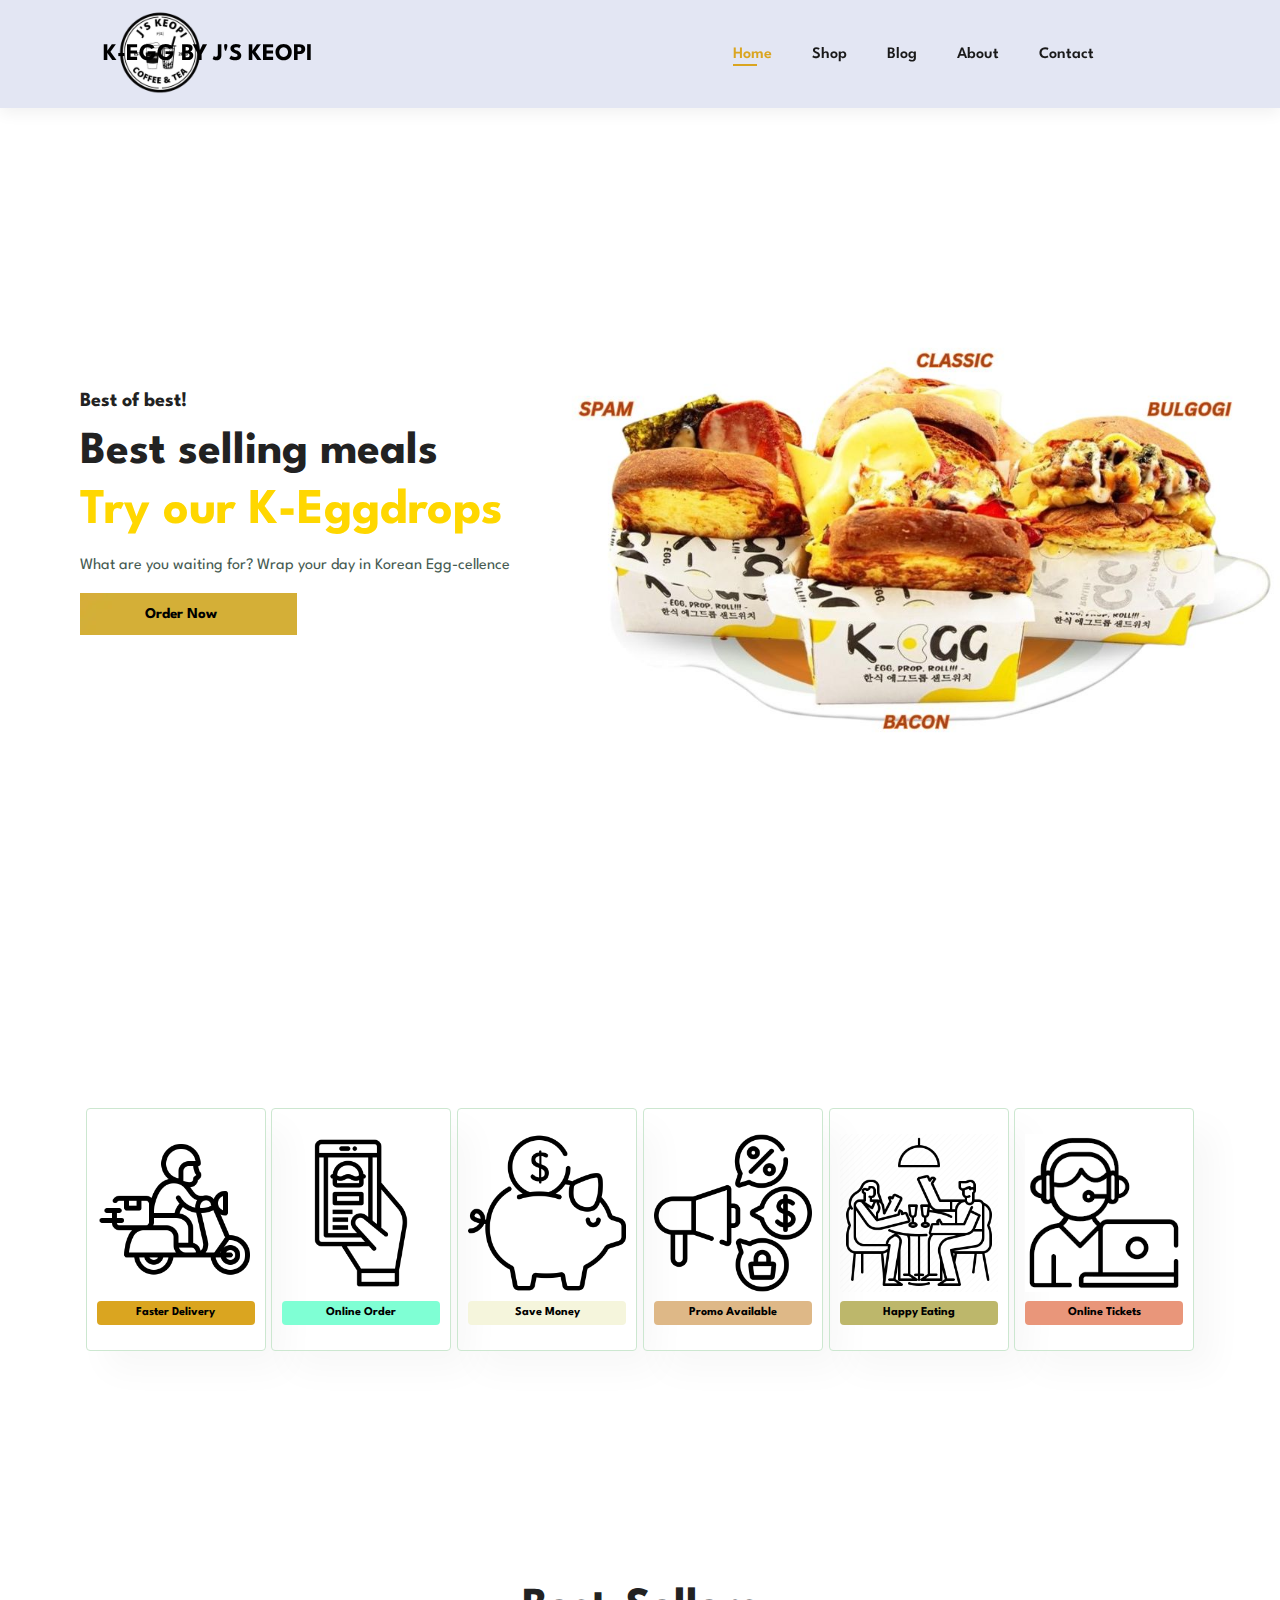
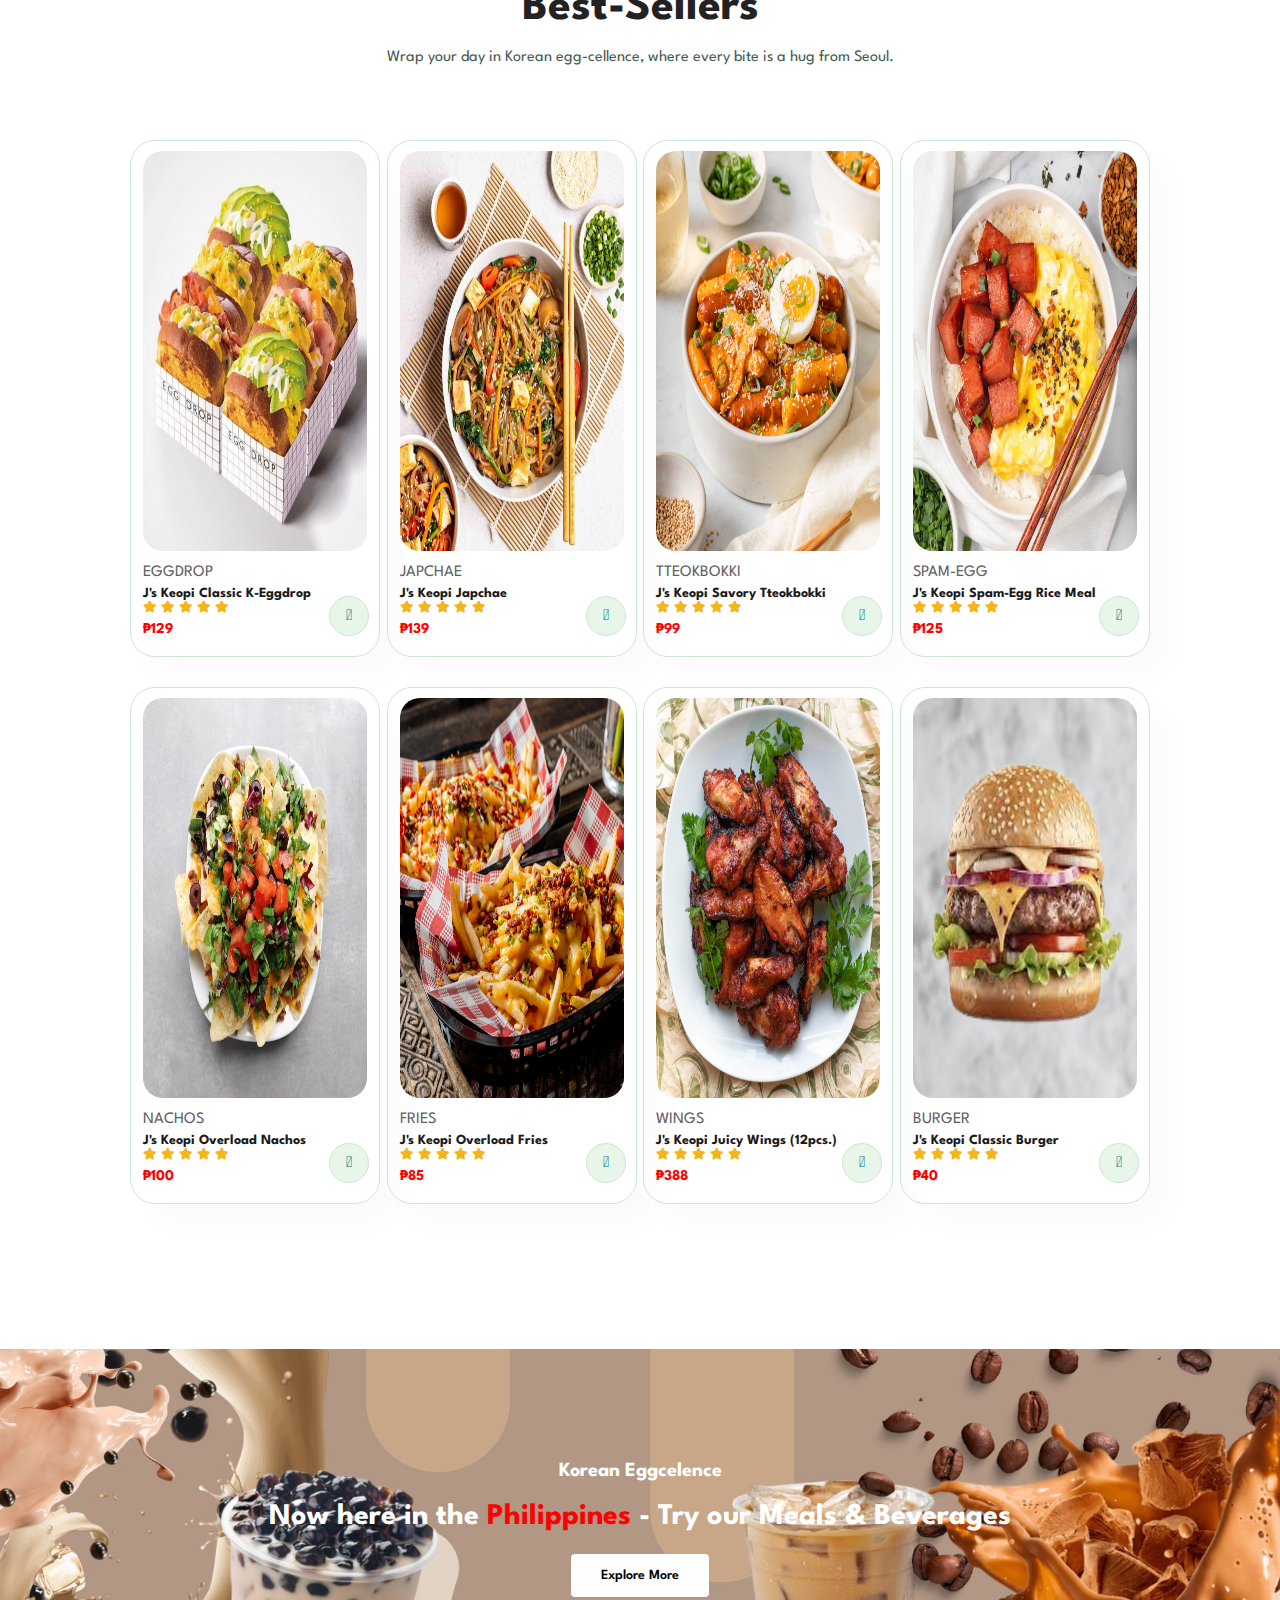
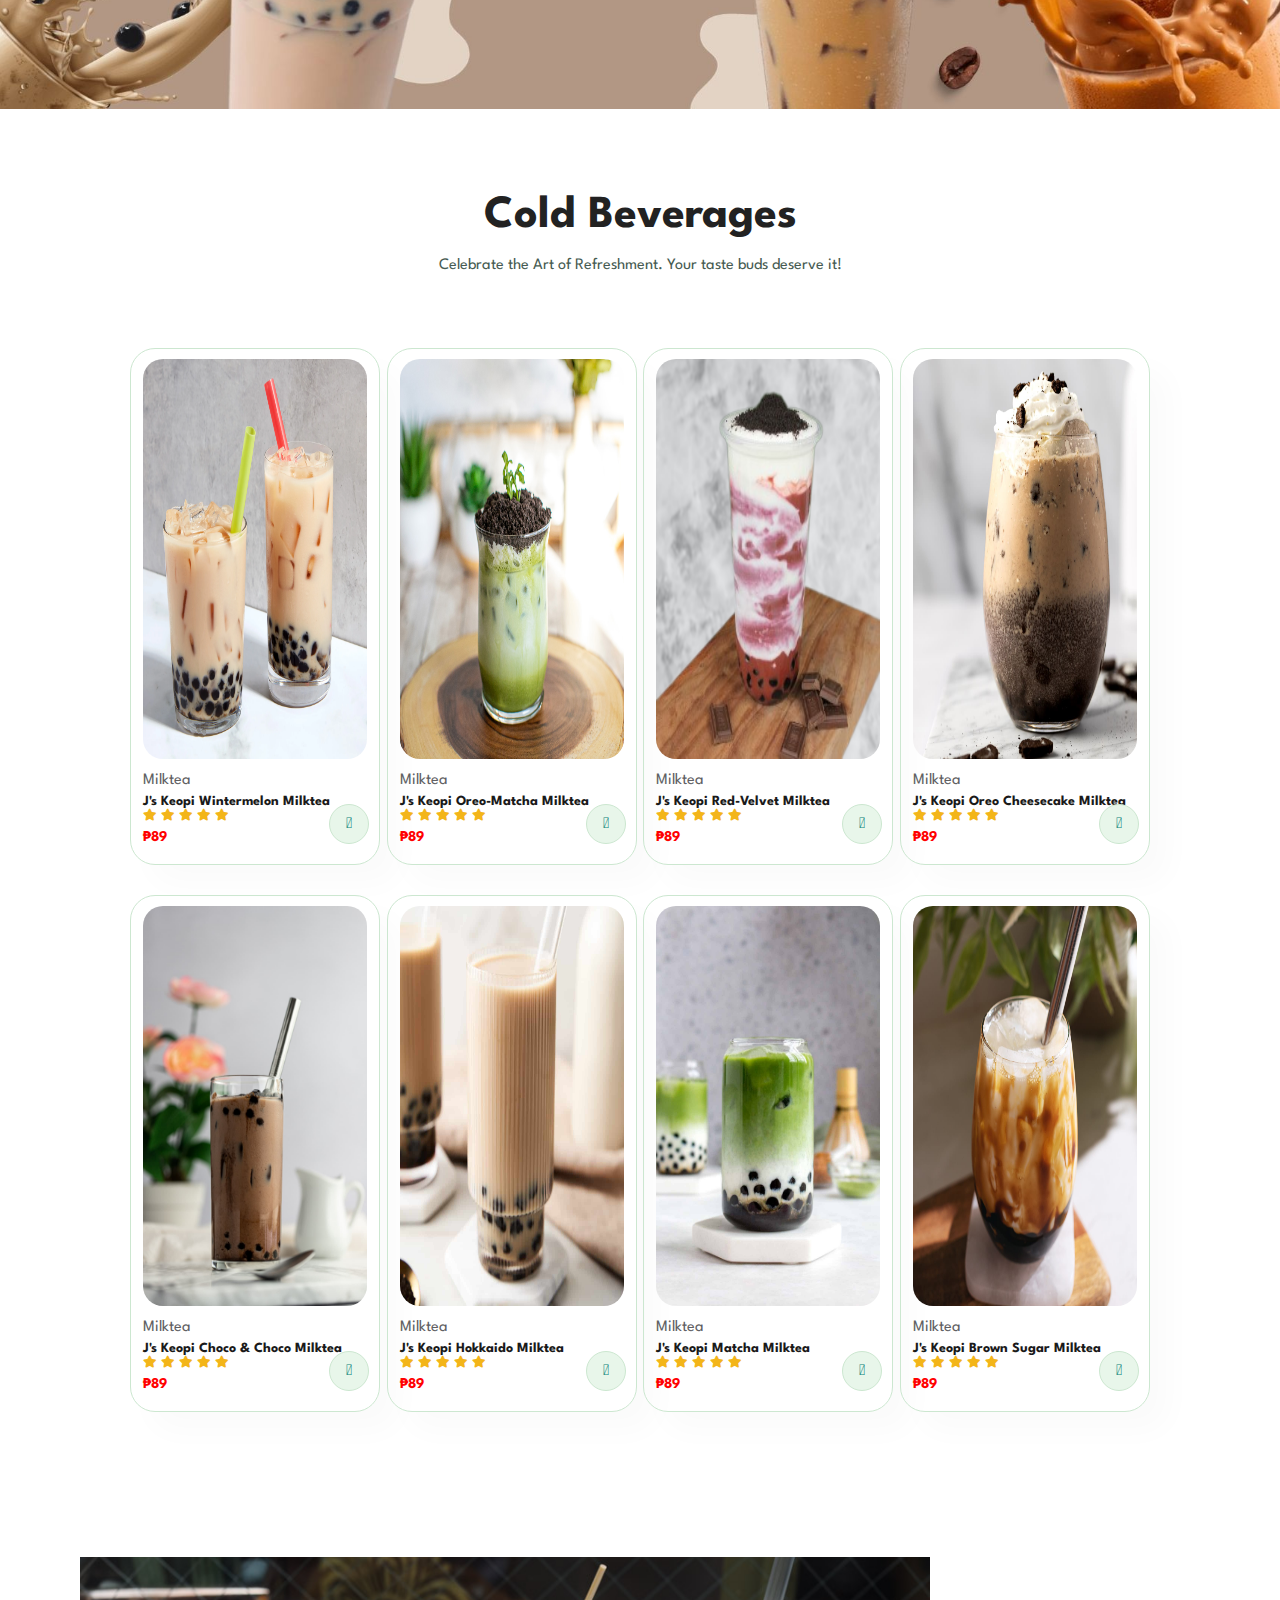
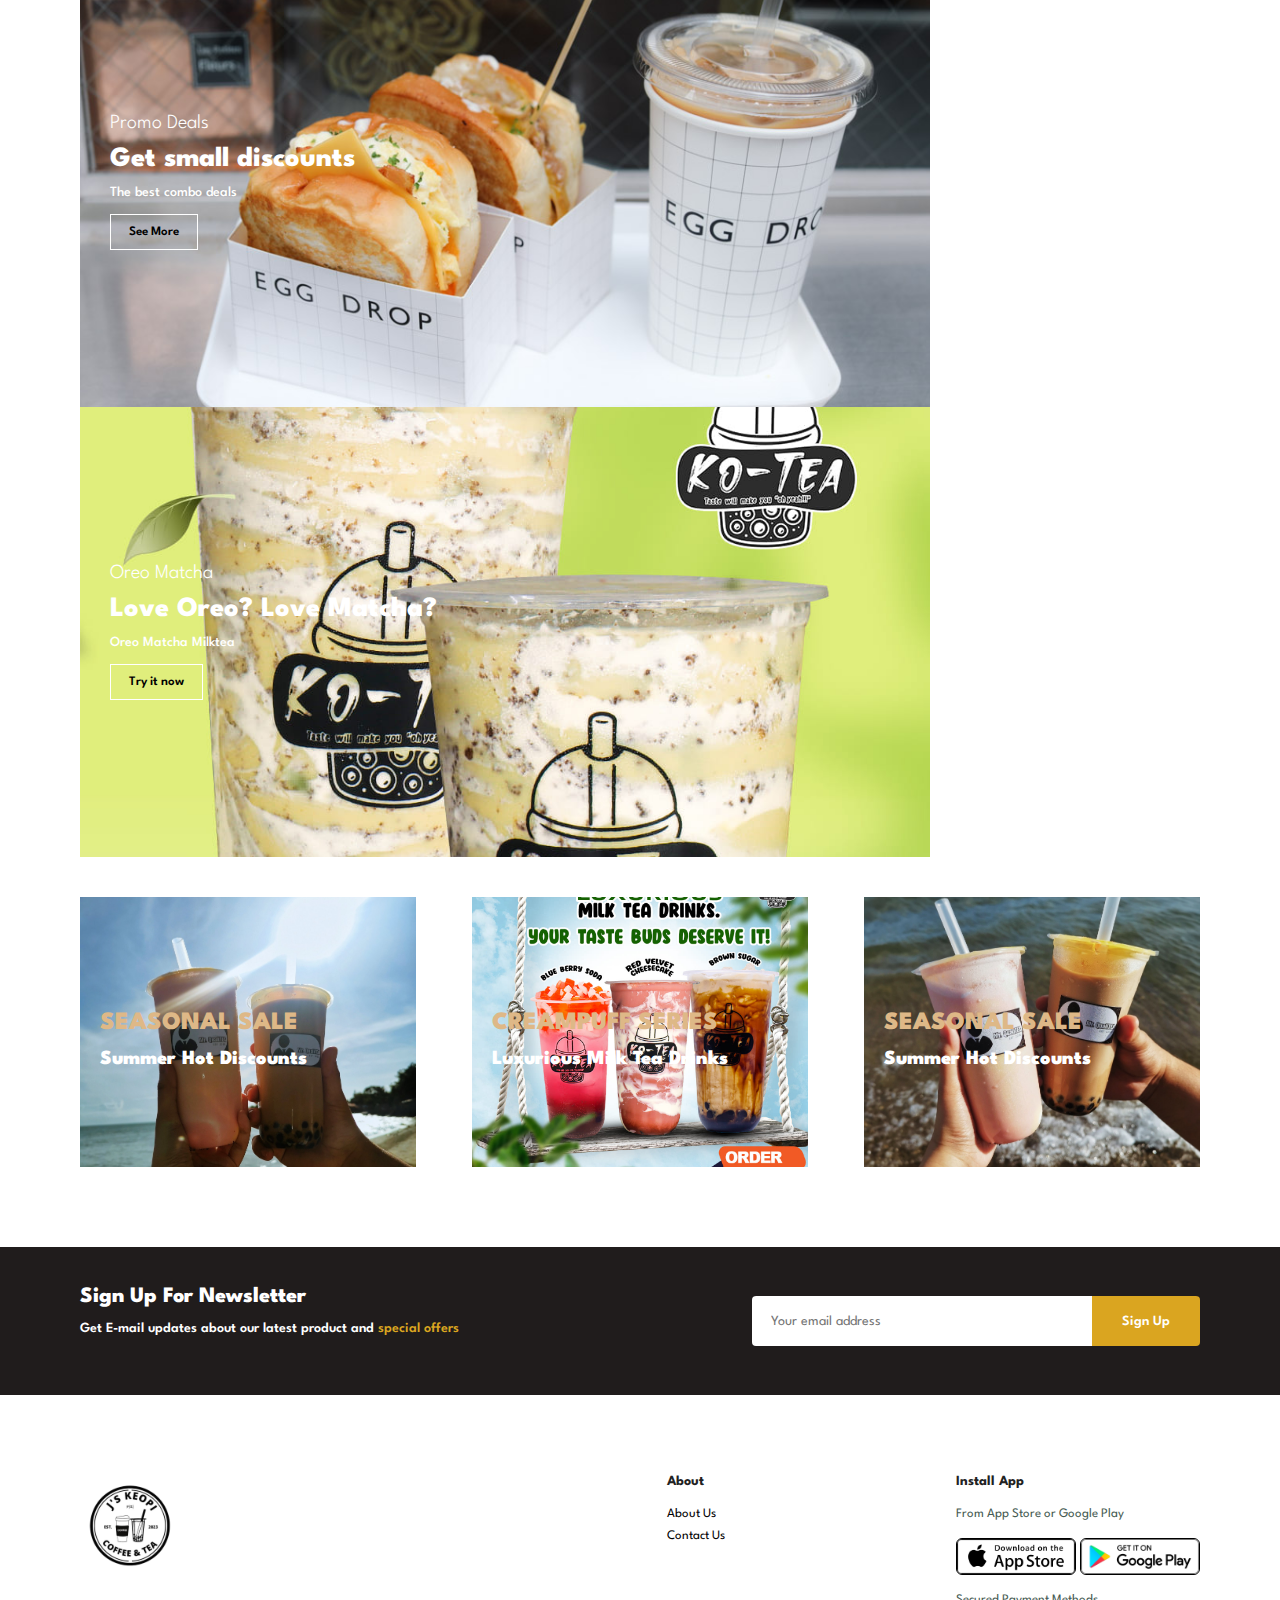
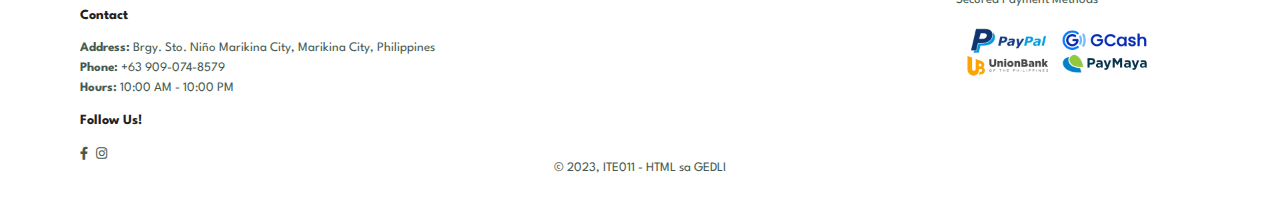
<file: index.html>
<!DOCTYPE html>
<html lang="en">

    <head>
        <meta charset="UTF-8">
        <meta http-equiv="X-UA-Compatible" content="IE=edge">
        <meta name="viewport" content="width=device-width, initial-scale=1.0">
        <title>J's Keopi</title>
        <link rel="stylesheet" href="https://pro.fontawesome.com/releases/v5.10.0/css/all.css" />
        <link rel="icon" type="icon" href="media/J'sKeopi2.png">
        <link rel="stylesheet" href="webstyle.css">

    </head>

    <body>

        <section id="header">
            <a href="#"><img src="media/J'sKeopi2.png" width="100" height="100" class="logo" alt=""></a>
            <a href="#" class="brand">K-Egg by J's Keopi</a>
            <div>
                <ul id="navbar">
                    <li><a class="active" href="index.html">Home</a></li>
                    <li><a href="shop.html">Shop</a></li>
                    <li><a href="blog.html">Blog</a></li>
                    <li><a href="about.html">About</a></li>
                    <li><a href="contact.html">Contact</a></li>
                    <li id="lg-bag"><a href="cart.html"><i class="far fa-shopping-bag"></i></a></li>
                    <a href="#" id="close"><i class="far fa-times"></i></a>
                </ul>
            </div>
            <div id="mobile">
                <a href="cart.html"><i class="far fa-shopping-bag"></i></a>
                <i id="bar" class="fas fa-outdent"></i>
            </div>
        </section>

        <section id="hero">
            <h4>Best of best!</h4>
            <h2>Best selling meals</h2>
            <h1>Try our K-Eggdrops</h1>
            <p>What are you waiting for? Wrap your day in Korean Egg-cellence</p>
            <button><a href="shop.html">Order Now</a></button>
        </section>

        <section id="feature" class="section-p1">
            <div class="fe-box">
                <img src="media/shipping.png" alt="">
                <h6>Faster Delivery</h6>
            </div>
            <div class="fe-box">
                <img src="media/online.png" alt="">
                <h6>Online Order</h6>
            </div>
            <div class="fe-box">
                <img src="media/save money.webp" alt="">
                <h6>Save Money</h6>
            </div>
            <div class="fe-box">
                <img src="media/promo.png" alt="">
                <h6>Promo Available</h6>
            </div>
            <div class="fe-box">
                <img src="media/happy eating.png" alt="">
                <h6>Happy Eating</h6>
            </div>
            <div class="fe-box">
                <img src="media/supp.png" alt="">
                <h6>Online Tickets</h6>
            </div>
        </section>

        <section id="product1" class="section-p1">
            <h2>Best-Sellers</h2>
            <p>Wrap your day in Korean egg-cellence, where every bite is a hug from Seoul.</p>
            <div class="pro-container">
                <div class="pro" onclick="window.location.href='sproduct.html';">
                    <img src="media/eggdrop1.webp" alt="">
                    <div class="des">
                        <span>EGGDROP</span>
                        <h5>J's Keopi Classic K-Eggdrop</h5>
                        <div class="star">
                            <i class="fas fa-star"></i>
                            <i class="fas fa-star"></i>
                            <i class="fas fa-star"></i>
                            <i class="fas fa-star"></i>
                            <i class="fas fa-star"></i>
                        </div>
                        <h4>₱129</h4>
                    </div>
                    <a href="#"><i class="fal fa-shopping-cart cart"></i></a>
                </div>
                <div class="pro" onclick="window.location.href='japchae.html';">
                    <img src="media/japchae.jpg" alt="">
                    <div class="des">
                        <span>JAPCHAE</span>
                        <h5>J's Keopi Japchae</h5>
                        <div class="star">
                            <i class="fas fa-star"></i>
                            <i class="fas fa-star"></i>
                            <i class="fas fa-star"></i>
                            <i class="fas fa-star"></i>
                            <i class="fas fa-star"></i>
                        </div>
                        <h4>₱139</h4>
                    </div>
                    <a href="#"><i class="fal fa-shopping-cart cart"></i></a>
                </div>
                <div class="pro" onclick="window.location.href='tteokbokki.html';">
                    <img src="media/tteokbokki.jpg" alt="">
                    <div class="des">
                        <span>TTEOKBOKKI</span>
                        <h5>J's Keopi Savory Tteokbokki</h5>
                        <div class="star">
                            <i class="fas fa-star"></i>
                            <i class="fas fa-star"></i>
                            <i class="fas fa-star"></i>
                            <i class="fas fa-star"></i>
                            <i class="fas fa-star"></i>
                        </div>
                        <h4>₱99</h4>
                    </div>
                    <a href="#"><i class="fal fa-shopping-cart cart"></i></a>
                </div>
                <div class="pro" onclick="window.location.href='serice.html';">
                    <img src="media/serice.jpg" alt="">
                    <div class="des">
                        <span>SPAM-EGG</span>
                        <h5>J's Keopi Spam-Egg Rice Meal</h5>
                        <div class="star">
                            <i class="fas fa-star"></i>
                            <i class="fas fa-star"></i>
                            <i class="fas fa-star"></i>
                            <i class="fas fa-star"></i>
                            <i class="fas fa-star"></i>
                        </div>
                        <h4>₱125</h4>
                    </div>
                    <a href="#"><i class="fal fa-shopping-cart cart"></i></a>
                </div>
                <div class="pro">
                    <img src="media/nachos.jpg" alt="">
                    <div class="des">
                        <span>NACHOS</span>
                        <h5>J's Keopi Overload Nachos</h5>
                        <div class="star">
                            <i class="fas fa-star"></i>
                            <i class="fas fa-star"></i>
                            <i class="fas fa-star"></i>
                            <i class="fas fa-star"></i>
                            <i class="fas fa-star"></i>
                        </div>
                        <h4>₱100</h4>
                    </div>
                    <a href="#"><i class="fal fa-shopping-cart cart"></i></a>
                </div>
                <div class="pro" onclick="window.location.href='sproduct1.html';">
                    <img src="media/fries.jpg" alt="">
                    <div class="des">
                        <span>FRIES</span>
                        <h5>J's Keopi Overload Fries</h5>
                        <div class="star">
                            <i class="fas fa-star"></i>
                            <i class="fas fa-star"></i>
                            <i class="fas fa-star"></i>
                            <i class="fas fa-star"></i>
                            <i class="fas fa-star"></i>
                        </div>
                        <h4>₱85</h4>
                    </div>
                    <a href="#"><i class="fal fa-shopping-cart cart"></i></a>
                </div>
                <div class="pro">
                    <img src="media/wings.jpg" alt="">
                    <div class="des">
                        <span>WINGS</span>
                        <h5>J's Keopi Juicy Wings (12pcs.)</h5>
                        <div class="star">
                            <i class="fas fa-star"></i>
                            <i class="fas fa-star"></i>
                            <i class="fas fa-star"></i>
                            <i class="fas fa-star"></i>
                            <i class="fas fa-star"></i>
                        </div>
                        <h4>₱388</h4>
                    </div>
                    <a href="#"><i class="fal fa-shopping-cart cart"></i></a>
                </div>
                <div class="pro">
                    <img src="media/burger.png" alt="">
                    <div class="des">
                        <span>BURGER</span>
                        <h5>J's Keopi Classic Burger</h5>
                        <div class="star">
                            <i class="fas fa-star"></i>
                            <i class="fas fa-star"></i>
                            <i class="fas fa-star"></i>
                            <i class="fas fa-star"></i>
                            <i class="fas fa-star"></i>
                        </div>
                        <h4>₱40</h4>
                    </div>
                    <a href="#"><i class="fal fa-shopping-cart cart"></i></a>
                </div>
            </div>
        </section>

        <section id="banner" class="section-m1">
            <h4>Korean Eggcelence</h4>
            <h2>Now here in the<span> Philippines </span> - Try our Meals & Beverages</h2>
            <button class="normal"><a href="blog.html">Explore More</a></button>
        </section>

        <section id="product1" class="section-p1">
            <h2>Cold Beverages</h2>
            <p>Celebrate the Art of Refreshment. Your taste buds deserve it!</p>
            <div class="pro-container">
                <div class="pro">
                    <img src="media/milktea2.jpg" alt="">
                    <div class="des">
                        <span>Milktea</span>
                        <h5>J's Keopi Wintermelon Milktea</h5>
                        <div class="star">
                            <i class="fas fa-star"></i>
                            <i class="fas fa-star"></i>
                            <i class="fas fa-star"></i>
                            <i class="fas fa-star"></i>
                            <i class="fas fa-star"></i>
                        </div>
                        <h4>₱89</h4>
                    </div>
                    <a href="#"><i class="fal fa-shopping-cart cart"></i></a>
                </div>
                <div class="pro">
                    <img src="media/oreo-matcha.jpg" alt="">
                    <div class="des">
                        <span>Milktea</span>
                        <h5>J's Keopi Oreo-Matcha Milktea</h5>
                        <div class="star">
                            <i class="fas fa-star"></i>
                            <i class="fas fa-star"></i>
                            <i class="fas fa-star"></i>
                            <i class="fas fa-star"></i>
                            <i class="fas fa-star"></i>
                        </div>
                        <h4>₱89</h4>
                    </div>
                    <a href="#"><i class="fal fa-shopping-cart cart"></i></a>
                </div>
                <div class="pro">
                    <img src="media/rv.png" alt="">
                    <div class="des">
                        <span>Milktea</span>
                        <h5>J's Keopi Red-Velvet Milktea</h5>
                        <div class="star">
                            <i class="fas fa-star"></i>
                            <i class="fas fa-star"></i>
                            <i class="fas fa-star"></i>
                            <i class="fas fa-star"></i>
                            <i class="fas fa-star"></i>
                        </div>
                        <h4>₱89</h4>
                    </div>
                    <a href="#"><i class="fal fa-shopping-cart cart"></i></a>
                </div>
                <div class="pro">
                    <img src="media/oreo-mt.jpg" alt="">
                    <div class="des">
                        <span>Milktea</span>
                        <h5>J's Keopi Oreo Cheesecake Milktea</h5>
                        <div class="star">
                            <i class="fas fa-star"></i>
                            <i class="fas fa-star"></i>
                            <i class="fas fa-star"></i>
                            <i class="fas fa-star"></i>
                            <i class="fas fa-star"></i>
                        </div>
                        <h4>₱89</h4>
                    </div>
                    <a href="#"><i class="fal fa-shopping-cart cart"></i></a>
                </div>
                <div class="pro">
                    <img src="media/choco.jpg" alt="">
                    <div class="des">
                        <span>Milktea</span>
                        <h5>J's Keopi Choco & Choco Milktea</h5>
                        <div class="star">
                            <i class="fas fa-star"></i>
                            <i class="fas fa-star"></i>
                            <i class="fas fa-star"></i>
                            <i class="fas fa-star"></i>
                            <i class="fas fa-star"></i>
                        </div>
                        <h4>₱89</h4>
                    </div>
                    <a href="#"><i class="fal fa-shopping-cart cart"></i></a>
                </div>
                <div class="pro">
                    <img src="media/hokkaido.jpg" alt="">
                    <div class="des">
                        <span>Milktea</span>
                        <h5>J's Keopi Hokkaido Milktea</h5>
                        <div class="star">
                            <i class="fas fa-star"></i>
                            <i class="fas fa-star"></i>
                            <i class="fas fa-star"></i>
                            <i class="fas fa-star"></i>
                            <i class="fas fa-star"></i>
                        </div>
                        <h4>₱89</h4>
                    </div>
                    <a href="#"><i class="fal fa-shopping-cart cart"></i></a>
                </div>
                <div class="pro">
                    <img src="media/matcha.jpg" alt="">
                    <div class="des">
                        <span>Milktea</span>
                        <h5>J's Keopi Matcha Milktea</h5>
                        <div class="star">
                            <i class="fas fa-star"></i>
                            <i class="fas fa-star"></i>
                            <i class="fas fa-star"></i>
                            <i class="fas fa-star"></i>
                            <i class="fas fa-star"></i>
                        </div>
                        <h4>₱89</h4>
                    </div>
                    <a href="#"><i class="fal fa-shopping-cart cart"></i></a>
                </div>
                <div class="pro">
                    <img src="media/bsugar.jpg" alt="">
                    <div class="des">
                        <span>Milktea</span>
                        <h5>J's Keopi Brown Sugar Milktea</h5>
                        <div class="star">
                            <i class="fas fa-star"></i>
                            <i class="fas fa-star"></i>
                            <i class="fas fa-star"></i>
                            <i class="fas fa-star"></i>
                            <i class="fas fa-star"></i>
                        </div>
                        <h4>₱89</h4>
                    </div>
                    <a href="#"><i class="fal fa-shopping-cart cart"></i></a>
                </div>
            </div>
        </section>

        <section id="sm-banner" class="section-p1">
            <div class="banner-box">
                <h4>Promo Deals</h4>
                <h2>Get small discounts</h2>
                <span>The best combo deals</span>
                <button class="white"><a href="shop.html">See More</a></button>
            </div>
            <div class="banner-box banner-box2">
                <h4>Oreo Matcha</h4>
                <h2>Love Oreo? Love Matcha?</h2>
                <span>Oreo Matcha Milktea</span>
                <button class="white"><a href="shop.html">Try it now</a></button>
            </div>
        </section>

        <section id="banner3">
            <div class="banner-box">
                <h2>SEASONAL SALE</h2>
                <h3>Summer Hot Discounts</h3>
            </div>
            <div class="banner-box banner-box2">
                <h2>CREAMPUFF SERIES</h2>
                <h3>Luxurious Milk Tea Drinks</h3>
            </div>
            <div class="banner-box banner-box3">
                <h2>SEASONAL SALE</h2>
                <h3>Summer Hot Discounts</h3>
            </div>
        </section>

        <section id="newsletter" class="section-p1 section-m1">
            <div class="newstext">
                <h4>Sign Up For Newsletter</h4>
                <p>Get E-mail updates about our latest product and <span>special offers</span></p>
            </div>
            <div class="form">
                <input type="text" placeholder="Your email address">
                <button class="normal">Sign Up</button>
            </div>
        </section>

        <footer class="section-p1">
            <div class="column">
                <img class="logo" src="media/J'sKeopi2.png" width="100px" height="100px" alt="">
                <h4>Contact</h4>
                <p><b>Address:</b> Brgy. Sto. Niño Marikina City, Marikina City, Philippines</p>
                <p><b>Phone:</b> +63 909-074-8579</p>
                <p><b>Hours:</b> 10:00 AM - 10:00 PM</p>
                <div class="follow">
                    <h4>Follow Us!</h4>
                    <div class="icon">
                        <a href="https://www.facebook.com/profile.php?id=100093037268180"><i class="fab fa-facebook-f"></i></a>
                        <a href="https://www.instagram.com/keggsandwich/"><i class="fab fa-instagram"></i></a>
                    </div>
                </div>
            </div>

            <div class="col">
                <h4>About</h4>
                <a href="about.html">About Us</a>
                <a href="contact.html">Contact Us</a>
            </div>

            <div class="col install">
                <h4>Install App</h4>
                <p>From App Store or Google Play</p>
                <div class="row">
                    <img src="media/app store.png" width="120px">
                    <img src="media/gplay.png" width="120px">
                </div>
                <p>Secured Payment Methods</p>
                <img src="media/payment.webp" width="200px">
            </div>

            <div class="copyright">
                <p>© 2023, ITE011 - HTML sa GEDLI</p>
            </div>
        </footer>


        <script src="webscript.js"></script>
    </body>

</html>
</file>
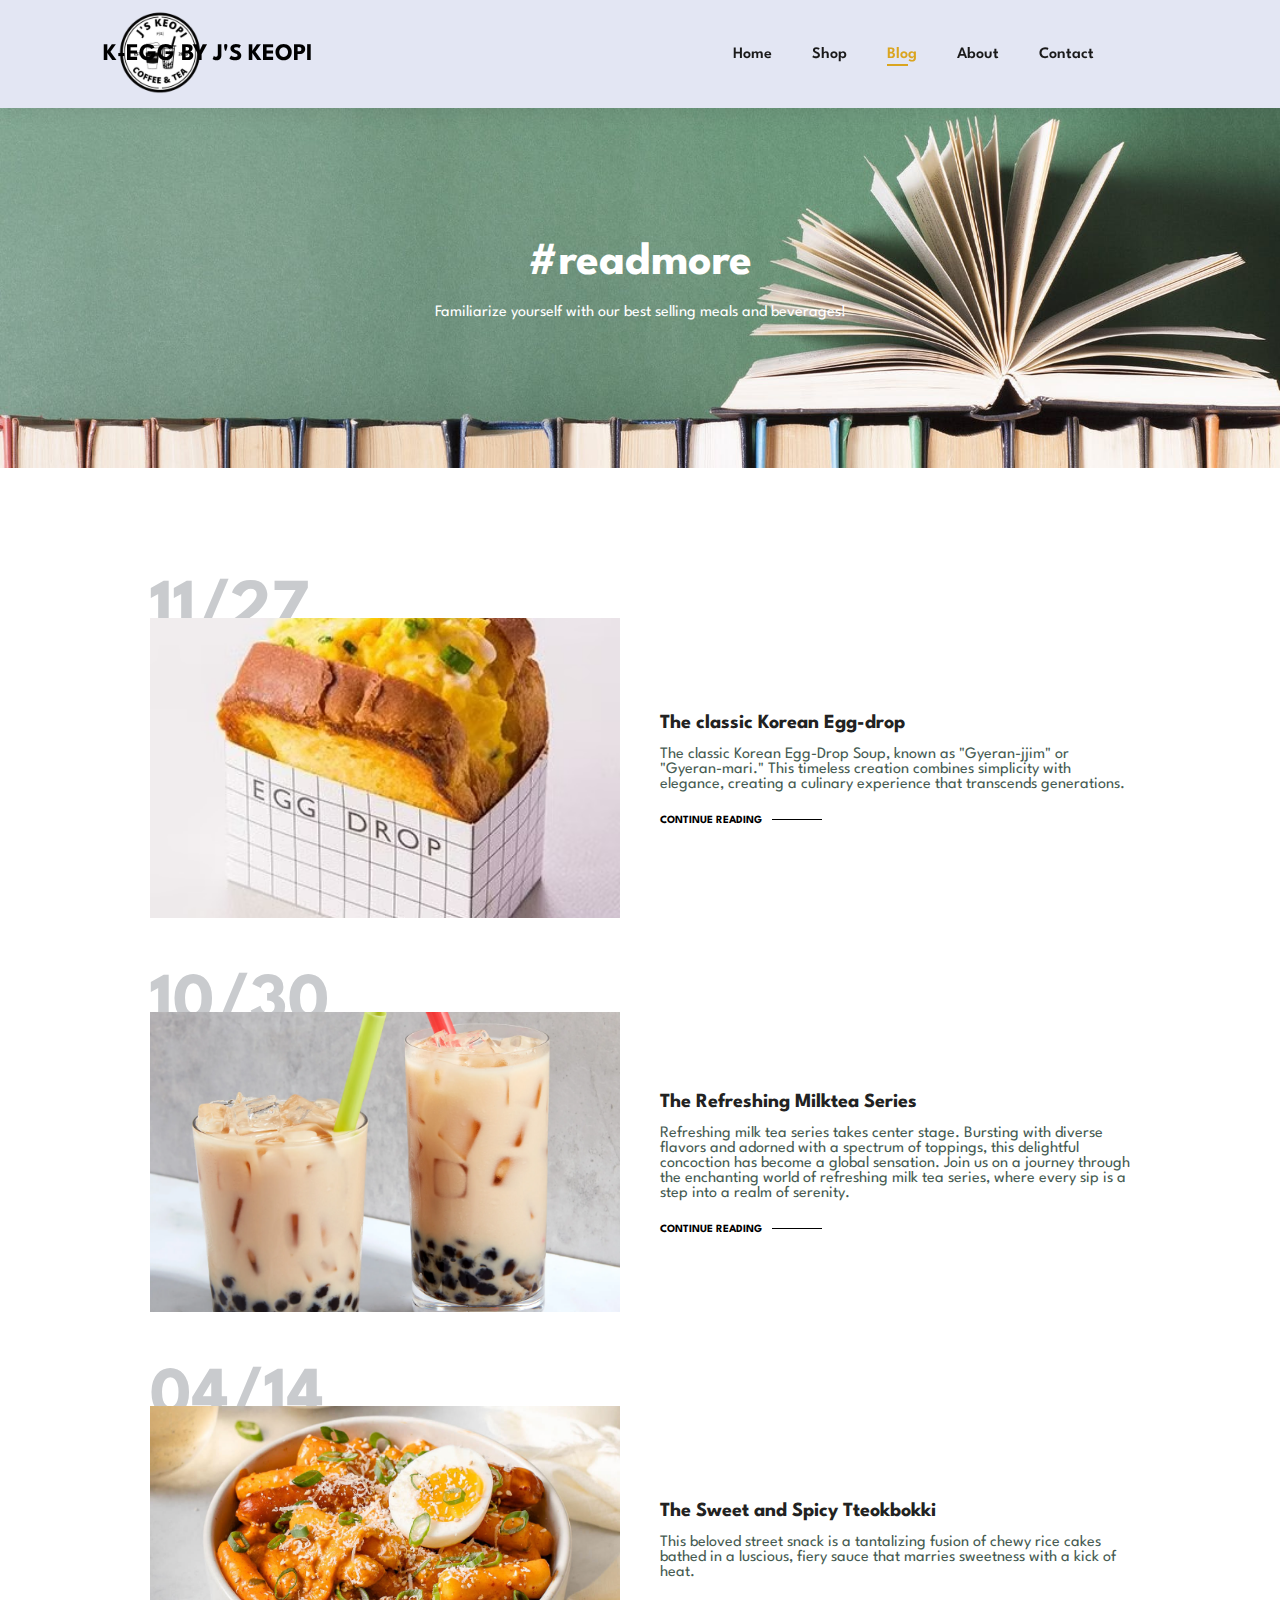
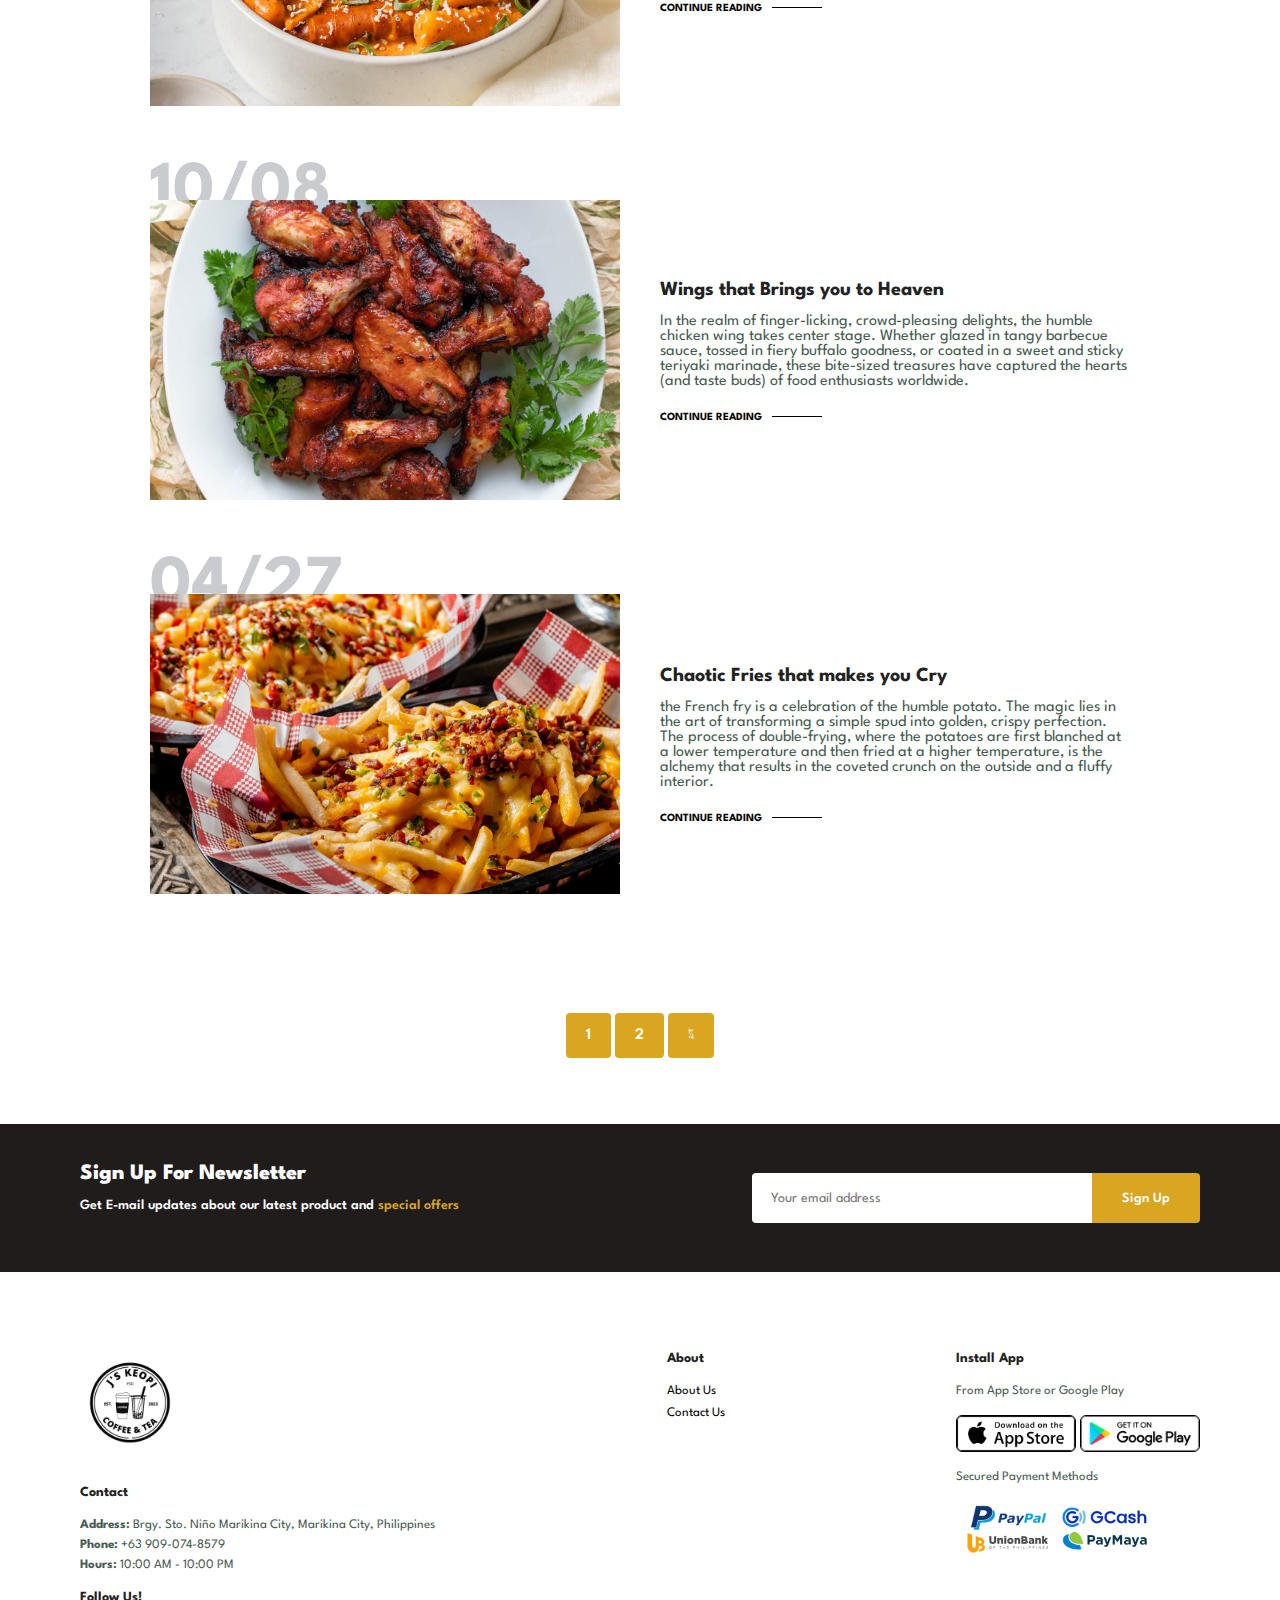
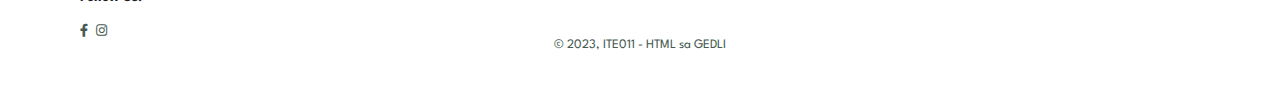
<file: blog.html>
<!DOCTYPE html>
<html lang="en">

    <head>
        <meta charset="UTF-8">
        <meta http-equiv="X-UA-Compatible" content="IE=edge">
        <meta name="viewport" content="width=device-width, initial-scale=1.0">
        <title>J's Keopi</title>
        <link rel="stylesheet" href="https://pro.fontawesome.com/releases/v5.10.0/css/all.css" />
        <link rel="icon" type="icon" href="media/J'sKeopi2.png">
        <link rel="stylesheet" href="webstyle.css">
    </head>

    <body>

        <section id="header">
            <a href="#"><img src="media/J'sKeopi2.png" width="100" height="100" class="logo" alt=""></a>
            <a href="#" class="brand">K-Egg by J's Keopi</a>
            <div>
                <ul id="navbar">
                    <li><a href="index.html">Home</a></li>
                    <li><a href="shop.html">Shop</a></li>
                    <li><a class="active" href="blog.html">Blog</a></li>
                    <li><a href="about.html">About</a></li>
                    <li><a href="contact.html">Contact</a></li>
                    <li id="lg-bag"><a href="cart.html"><i class="far fa-shopping-bag"></i></a></li>
                    <a href="#" id="close"><i class="far fa-times"></i></a>
                </ul>
            </div>
            <div id="mobile">
                <a href="cart.html"><i class="far fa-shopping-bag"></i></a>
                <i id="bar" class="fas fa-outdent"></i>
            </div>
        </section>

        <section id="pageheader">  

            <h2>#readmore</h2>

            <p>Familiarize yourself with our best selling meals and beverages!</p>

        </section>

        <section id="blog">
            <div class="blog-box">
                <div class="blog-img">
                    <img src="media/f2.avif">
                </div>
                <div class="blog-details">
                    <h4>The classic Korean Egg-drop</h4>
                    <p> The classic Korean Egg-Drop Soup, known as "Gyeran-jjim" or "Gyeran-mari." This timeless creation combines simplicity with elegance, creating a culinary experience that transcends generations.</p>
                    <a href="#">CONTINUE READING</a>
                </div>
                <h1>11/27</h1>
            </div>
            <div class="blog-box">
                <div class="blog-img">
                    <img src="media/milktea2.jpg">
                </div>
                <div class="blog-details">
                    <h4>The Refreshing Milktea Series</h4>
                    <p>Refreshing milk tea series takes center stage. Bursting with diverse flavors and adorned with a spectrum of toppings, this delightful concoction has become a global sensation. Join us on a journey through the enchanting world of refreshing milk tea series, where every sip is a step into a realm of serenity.</p>
                    <a href="#">CONTINUE READING</a>
                </div>
                <h1>10/30</h1>
            </div>
            <div class="blog-box">
                <div class="blog-img">
                    <img src="media/tteokbokki.jpg">
                </div>
                <div class="blog-details">
                    <h4>The Sweet and Spicy Tteokbokki</h4>
                    <p>This beloved street snack is a tantalizing fusion of chewy rice cakes bathed in a luscious, fiery sauce that marries sweetness with a kick of heat. </p>
                    <a href="#">CONTINUE READING</a>
                </div>
                <h1>04/14</h1>
            </div>
            <div class="blog-box">
                <div class="blog-img">
                    <img src="media/wings.jpg">
                </div>
                <div class="blog-details">
                    <h4>Wings that Brings you to Heaven</h4>
                    <p>In the realm of finger-licking, crowd-pleasing delights, the humble chicken wing takes center stage. Whether glazed in tangy barbecue sauce, tossed in fiery buffalo goodness, or coated in a sweet and sticky teriyaki marinade, these bite-sized treasures have captured the hearts (and taste buds) of food enthusiasts worldwide.</p>
                    <a href="#">CONTINUE READING</a>
                </div>
                <h1>10/08</h1>
            </div>
            <div class="blog-box">
                <div class="blog-img">
                    <img src="media/fries.jpg">
                </div>
                <div class="blog-details">
                    <h4>Chaotic Fries that makes you Cry</h4>
                    <p>the French fry is a celebration of the humble potato. The magic lies in the art of transforming a simple spud into golden, crispy perfection. The process of double-frying, where the potatoes are first blanched at a lower temperature and then fried at a higher temperature, is the alchemy that results in the coveted crunch on the outside and a fluffy interior.</p>
                    <a href="#">CONTINUE READING</a>
                </div>
                <h1>04/27</h1>
            </div>
        </section>

        <section id="pagination" class="section-p1">
            <a href="#">1</a>
            <a href="#">2</a>
            <a href="#"><i class="fal fa-long-arrow-alt-right"></i></a>
        </section>

        <section id="newsletter" class="section-p1 section-m1">
            <div class="newstext">
                <h4>Sign Up For Newsletter</h4>
                <p>Get E-mail updates about our latest product and <span>special offers</span></p>
            </div>
            <div class="form">
                <input type="text" placeholder="Your email address">
                <button class="normal">Sign Up</button>
            </div>
        </section>

        <footer class="section-p1">
            <div class="column">
                <img class="logo" src="media/J'sKeopi2.png" width="100px" height="100px" alt="">
                <h4>Contact</h4>
                <p><b>Address:</b> Brgy. Sto. Niño Marikina City, Marikina City, Philippines</p>
                <p><b>Phone:</b> +63 909-074-8579</p>
                <p><b>Hours:</b> 10:00 AM - 10:00 PM</p>
                <div class="follow">
                    <h4>Follow Us!</h4>
                    <div class="icon">
                        <a href="https://www.facebook.com/profile.php?id=100093037268180"><i class="fab fa-facebook-f"></i></a>
                        <a href="https://www.instagram.com/keggsandwich/"><i class="fab fa-instagram"></i></a>
                    </div>
                </div>
            </div>

            <div class="col">
                <h4>About</h4>
                <a href="about.html">About Us</a>
                <a href="contact.html">Contact Us</a>
            </div>

            <div class="col install">
                <h4>Install App</h4>
                <p>From App Store or Google Play</p>
                <div class="row">
                    <img src="media/app store.png" width="120px">
                    <img src="media/gplay.png" width="120px">
                </div>
                <p>Secured Payment Methods</p>
                <img src="media/payment.webp" width="200px">
            </div>

            <div class="copyright">
                <p>© 2023, ITE011 - HTML sa GEDLI</p>
            </div>
        </footer>


        <script src="webscript.js"></script>
    </body>

</html>
</file>
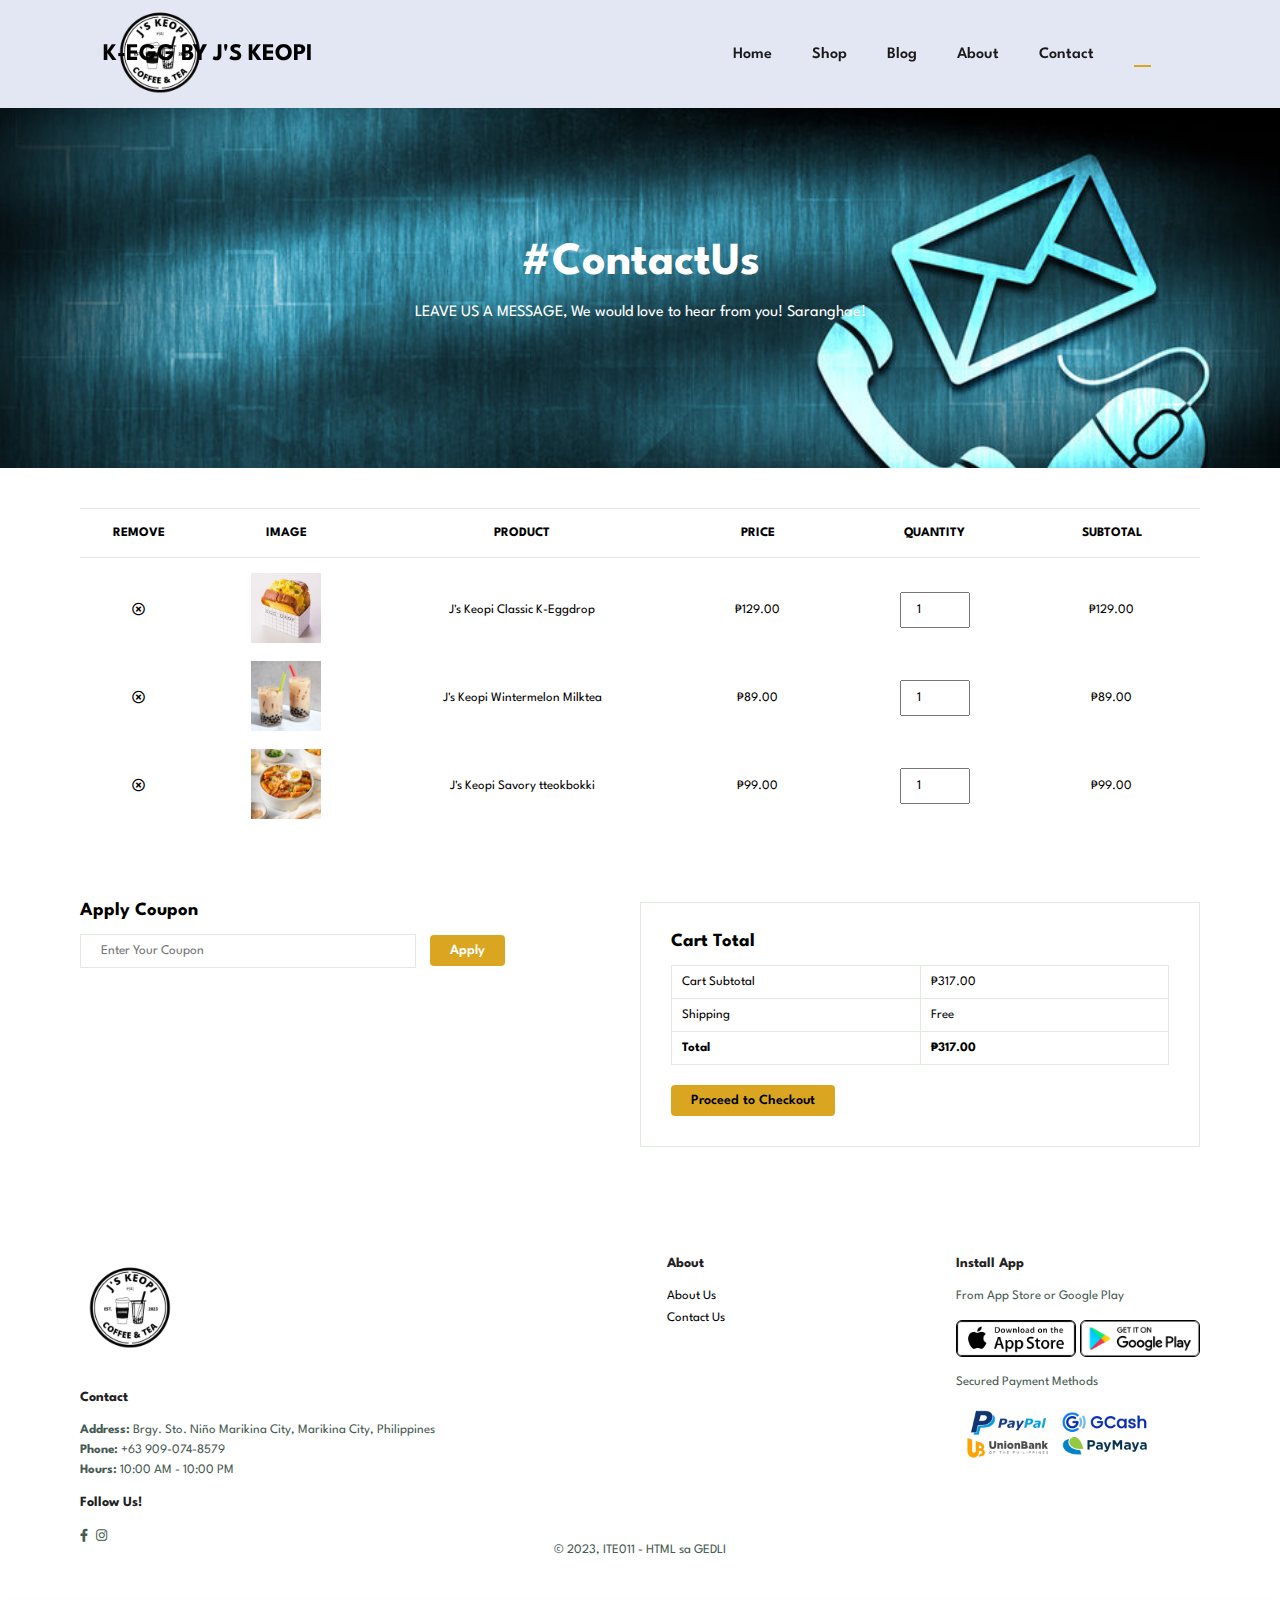
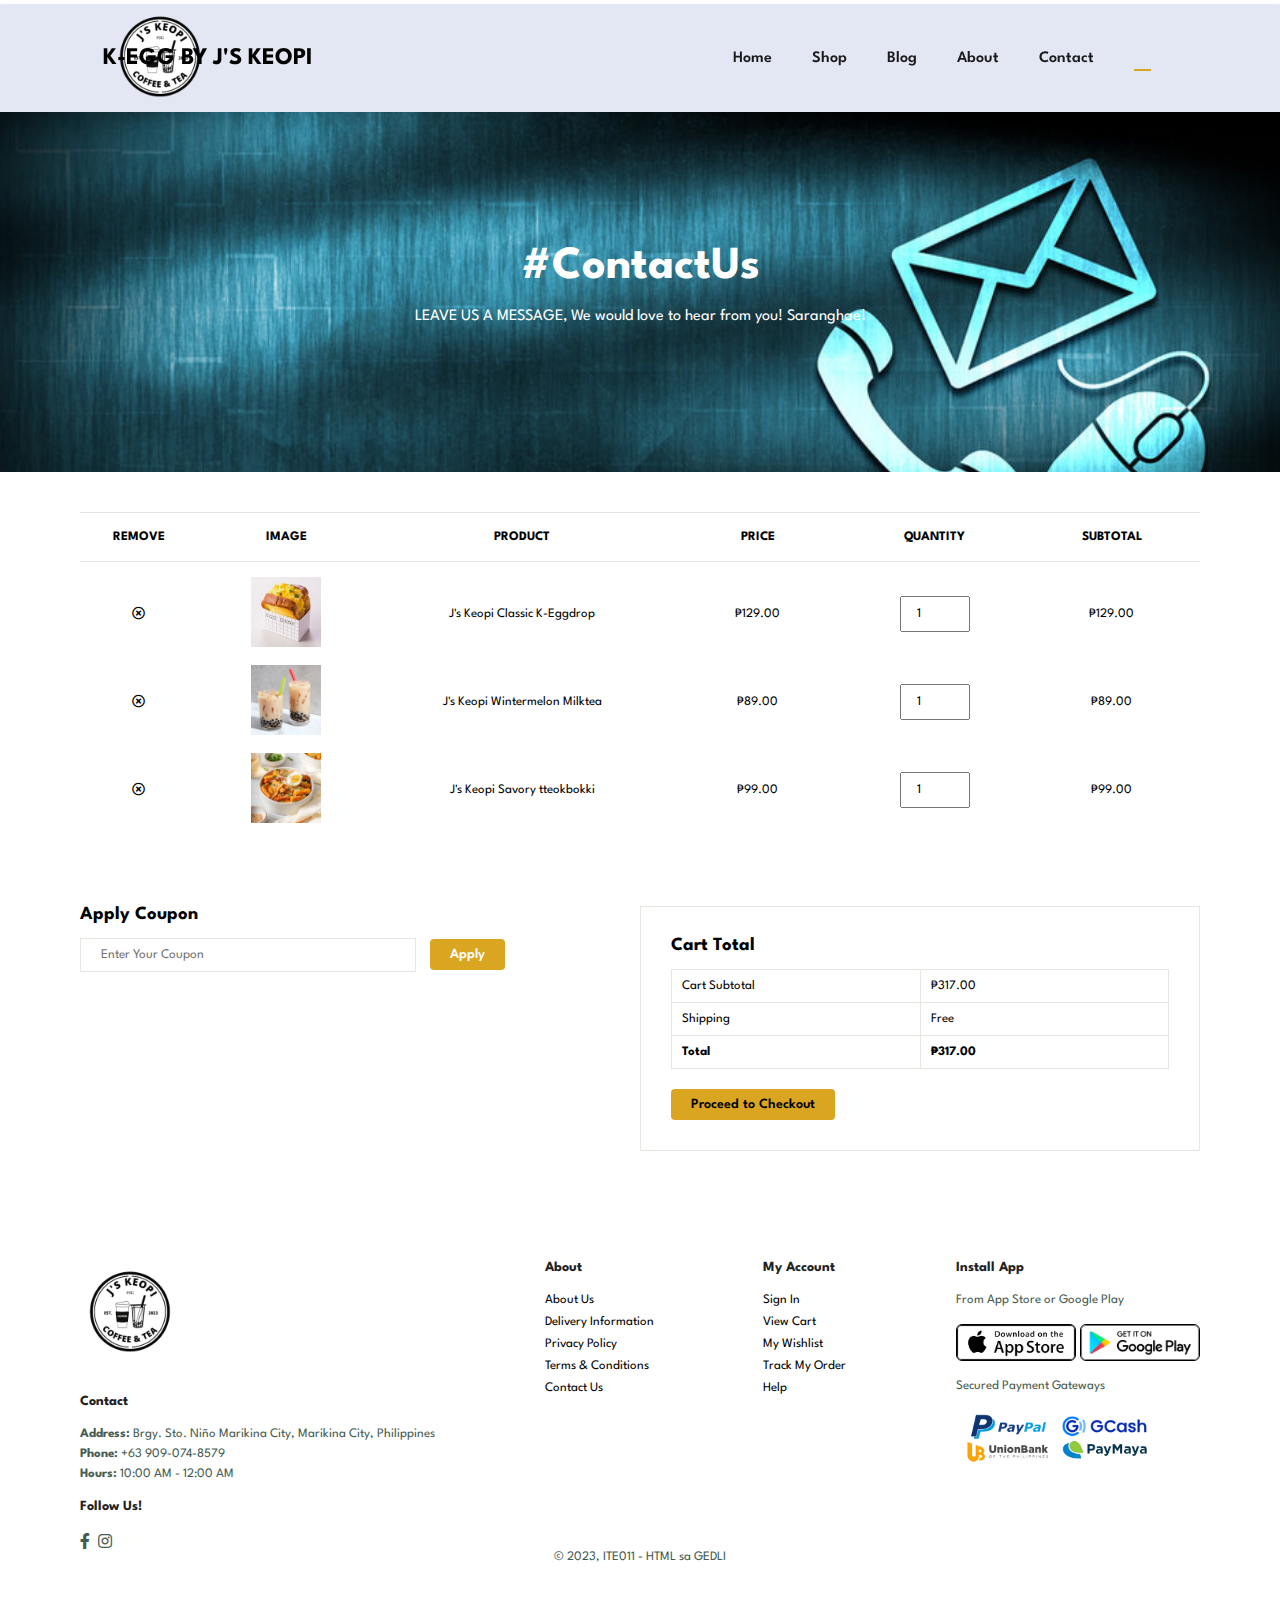
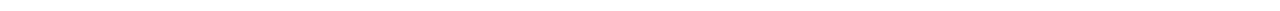
<file: cart.html>
<!DOCTYPE html>
<html lang="en">

    <head>
        <meta charset="UTF-8">
        <meta http-equiv="X-UA-Compatible" content="IE=edge">
        <meta name="viewport" content="width=device-width, initial-scale=1.0">
        <title>J's Keopi</title>
        <link rel="stylesheet" href="https://pro.fontawesome.com/releases/v5.10.0/css/all.css" />

        <link rel="stylesheet" href="webstyle.css">
    </head>
    <!DOCTYPE html>
    <html lang="en">
    
        <head>
            <meta charset="UTF-8">
            <meta http-equiv="X-UA-Compatible" content="IE=edge">
            <meta name="viewport" content="width=device-width, initial-scale=1.0">
            <title>J's Keopi</title>
            <link rel="stylesheet" href="https://pro.fontawesome.com/releases/v5.10.0/css/all.css" />
            <link rel="icon" type="icon" href="media/J'sKeopi2.png">
            <link rel="stylesheet" href="webstyle.css">
        </head>
    
        <body>
    
            <section id="header">
                <a href="#"><img src="media/J'sKeopi2.png" width="100" height="100" class="logo" alt=""></a>
                <a href="#" class="brand">K-Egg by J's Keopi</a>
                <div>
                    <ul id="navbar">
                        <li><a href="index.html">Home</a></li>
                        <li><a href="shop.html">Shop</a></li>
                        <li><a href="blog.html">Blog</a></li>
                        <li><a href="about.html">About</a></li>
                        <li><a href="contact.html">Contact</a></li>
                        <li id="lg-bag"><a class="active" href="cart.html"><i class="far fa-shopping-bag"></i></a></li>
                        <a href="#" id="close"><i class="far fa-times"></i></a>
                    </ul>
                </div>
                <div id="mobile">
                    <a href="cart.html"><i class="far fa-shopping-bag"></i></a>
                    <i id="bar" class="fas fa-outdent"></i>
                </div>
            </section>
    
            <section id="pageheaderz">  
    
                <h2>#ContactUs</h2>
    
                <p>LEAVE US A MESSAGE, We would love to hear from you! Saranghae!</p>
    
            </section>
    
            <section id="cart" class="section-p1">
                <table width="100%">
                    <thead>
                        <tr>
                            <td>Remove</td>
                            <td>Image</td>
                            <td>Product</td>
                            <td>Price</td>
                            <td>Quantity</td>
                            <td>Subtotal</td>
                        </tr>
                    </thead>
                    <tbody>
                        <tr>
                            <td><a href="#"><i class="far fa-times-circle"></i></a></td>
                            <td><img src="media/f2.avif" alt=""></td>
                            <td>J's Keopi Classic K-Eggdrop</td>
                            <td>₱129.00</td>
                            <td><input type="number" value="1"></td>
                            <td>₱129.00</td>
                        </tr>
                        <tr>
                            <td><a href="#"><i class="far fa-times-circle"></i></a></td>
                            <td><img src="media/milktea2.jpg" alt=""></td>
                            <td>J's Keopi Wintermelon Milktea</td>
                            <td>₱89.00</td>
                            <td><input type="number" value="1"></td>
                            <td>₱89.00</td>
                        </tr>
                        <tr>
                            <td><a href="#"><i class="far fa-times-circle"></i></a></td>
                            <td><img src="media/tteokbokki.jpg" alt=""></td>
                            <td>J's Keopi Savory tteokbokki</td>
                            <td>₱99.00</td>
                            <td><input type="number" value="1"></td>
                            <td>₱99.00</td>
                        </tr>
                    </tbody>
                </table>
            </section>
    
            <section id="cart-add" class="section-p1">
                <div id="coupon">
                    <h3>Apply Coupon</h3>
                    <div>
                        <input type="text" placeholder="Enter Your Coupon">
                        <button class="normal">Apply</button>
                    </div>
                </div>
                
                    <div id="subtotal">
                        <h3>Cart Total</h3>
                        <table>
                            <tr>
                                <td>Cart Subtotal</td>
                                <td>₱317.00</td>
                            </tr>
                            <tr>
                                <td>Shipping</td>
                                <td>Free</td>
                            </tr>
                            <td><strong>Total</strong></td>
                            <td><strong>₱317.00</strong></td>
                        </table>
                        <button id="payment" class="normal"><a href="payment.html">Proceed to Checkout</a></button>
                    </div>
            </section>
    
            <footer class="section-p1">
                <div class="column">
                    <img class="logo" src="media/J'sKeopi2.png" width="100px" height="100px" alt="">
                    <h4>Contact</h4>
                    <p><b>Address:</b> Brgy. Sto. Niño Marikina City, Marikina City, Philippines</p>
                    <p><b>Phone:</b> +63 909-074-8579</p>
                    <p><b>Hours:</b> 10:00 AM - 10:00 PM</p>
                    <div class="follow">
                        <h4>Follow Us!</h4>
                        <div class="icon">
                            <a href="https://www.facebook.com/profile.php?id=100093037268180"><i class="fab fa-facebook-f"></i></a>
                            <a href="https://www.instagram.com/keggsandwich/"><i class="fab fa-instagram"></i></a>
                        </div>
                    </div>
                </div>
    
                <div class="col">
                    <h4>About</h4>
                    <a href="about.html">About Us</a>
                    <a href="contact.html">Contact Us</a>
                </div>
    
                <div class="col install">
                    <h4>Install App</h4>
                    <p>From App Store or Google Play</p>
                    <div class="row">
                        <img src="media/app store.png" width="120px">
                        <img src="media/gplay.png" width="120px">
                    </div>
                    <p>Secured Payment Methods</p>
                    <img src="media/payment.webp" width="200px">
                </div>
    
                <div class="copyright">
                    <p>© 2023, ITE011 - HTML sa GEDLI</p>
                </div>
            </footer>
    
    
            <script src="webscript.js"></script>
        </body>
    
    </html>
    <body>

        <section id="header">
            <a href="#"><img src="media/J'sKeopi2.png" width="100" height="100" class="logo" alt=""></a>
            <a href="#" class="brand">K-Egg by J's Keopi</a>
            <div>
                <ul id="navbar">
                    <li><a href="index.html">Home</a></li>
                    <li><a href="shop.html">Shop</a></li>
                    <li><a href="blog.html">Blog</a></li>
                    <li><a href="about.html">About</a></li>
                    <li><a href="contact.html">Contact</a></li>
                    <li id="lg-bag"><a class="active" href="cart.html"><i class="far fa-shopping-bag"></i></a></li>
                    <a href="#" id="close"><i class="far fa-times"></i></a>
                </ul>
            </div>
            <div id="mobile">
                <a href="cart.html"><i class="far fa-shopping-bag"></i></a>
                <i id="bar" class="fas fa-outdent"></i>
            </div>
        </section>

        <section id="pageheaderz">  

            <h2>#ContactUs</h2>

            <p>LEAVE US A MESSAGE, We would love to hear from you! Saranghae!</p>

        </section>

        <section id="cart" class="section-p1">
            <table width="100%">
                <thead>
                    <tr>
                        <td>Remove</td>
                        <td>Image</td>
                        <td>Product</td>
                        <td>Price</td>
                        <td>Quantity</td>
                        <td>Subtotal</td>
                    </tr>
                </thead>
                <tbody>
                    <tr>
                        <td><a href="#"><i class="far fa-times-circle"></i></a></td>
                        <td><img src="media/f2.avif" alt=""></td>
                        <td>J's Keopi Classic K-Eggdrop</td>
                        <td>₱129.00</td>
                        <td><input type="number" value="1"></td>
                        <td>₱129.00</td>
                    </tr>
                    <tr>
                        <td><a href="#"><i class="far fa-times-circle"></i></a></td>
                        <td><img src="media/milktea2.jpg" alt=""></td>
                        <td>J's Keopi Wintermelon Milktea</td>
                        <td>₱89.00</td>
                        <td><input type="number" value="1"></td>
                        <td>₱89.00</td>
                    </tr>
                    <tr>
                        <td><a href="#"><i class="far fa-times-circle"></i></a></td>
                        <td><img src="media/tteokbokki.jpg" alt=""></td>
                        <td>J's Keopi Savory tteokbokki</td>
                        <td>₱99.00</td>
                        <td><input type="number" value="1"></td>
                        <td>₱99.00</td>
                    </tr>
                </tbody>
            </table>
        </section>

        <section id="cart-add" class="section-p1">
            <div id="coupon">
                <h3>Apply Coupon</h3>
                <div>
                    <input type="text" placeholder="Enter Your Coupon">
                    <button class="normal">Apply</button>
                </div>
            </div>
            
                <div id="subtotal">
                    <h3>Cart Total</h3>
                    <table>
                        <tr>
                            <td>Cart Subtotal</td>
                            <td>₱317.00</td>
                        </tr>
                        <tr>
                            <td>Shipping</td>
                            <td>Free</td>
                        </tr>
                        <td><strong>Total</strong></td>
                        <td><strong>₱317.00</strong></td>
                    </table>
                    <button id="payment" class="normal"><a href="payment.html">Proceed to Checkout</a></button>
                </div>
        </section>

        <footer class="section-p1">
            <div class="column">
                <img class="logo" src="media/J'sKeopi2.png" width="100px" height="100px" alt="">
                <h4>Contact</h4>
                <p><b>Address:</b> Brgy. Sto. Niño Marikina City, Marikina City, Philippines</p>
                <p><b>Phone:</b> +63 909-074-8579</p>
                <p><b>Hours:</b> 10:00 AM - 12:00 AM</p>
                <div class="follow">
                    <h4>Follow Us!</h4>
                    <div class="icon">
                        <i class="fab fa-facebook-f"></i>
                        <i class="fab fa-instagram"></i>



                    </div>
                </div>
            </div>

            <div class="col">
                <h4>About</h4>
                <a href="#">About Us</a>
                <a href="#">Delivery Information</a>
                <a href="#">Privacy Policy</a>
                <a href="#">Terms & Conditions</a>
                <a href="#">Contact Us</a>
            </div>

            <div class="col">
                <h4>My Account</h4>
                <a href="#">Sign In</a>
                <a href="#">View Cart</a>
                <a href="#">My Wishlist</a>
                <a href="#">Track My Order</a>
                <a href="#">Help</a>
            </div>

            <div class="col install">
                <h4>Install App</h4>
                <p>From App Store or Google Play</p>
                <div class="row">
                    <img src="media/app store.png" width="120px">
                    <img src="media/gplay.png" width="120px">
                </div>
                <p>Secured Payment Gateways</p>
                <img src="media/payment.webp" width="200px">
            </div>

            <div class="copyright">
                <p>© 2023, ITE011 - HTML sa GEDLI</p>
            </div>
        </footer>


        <script src="webscript.js"></script>
    </body>

</html>
</file>
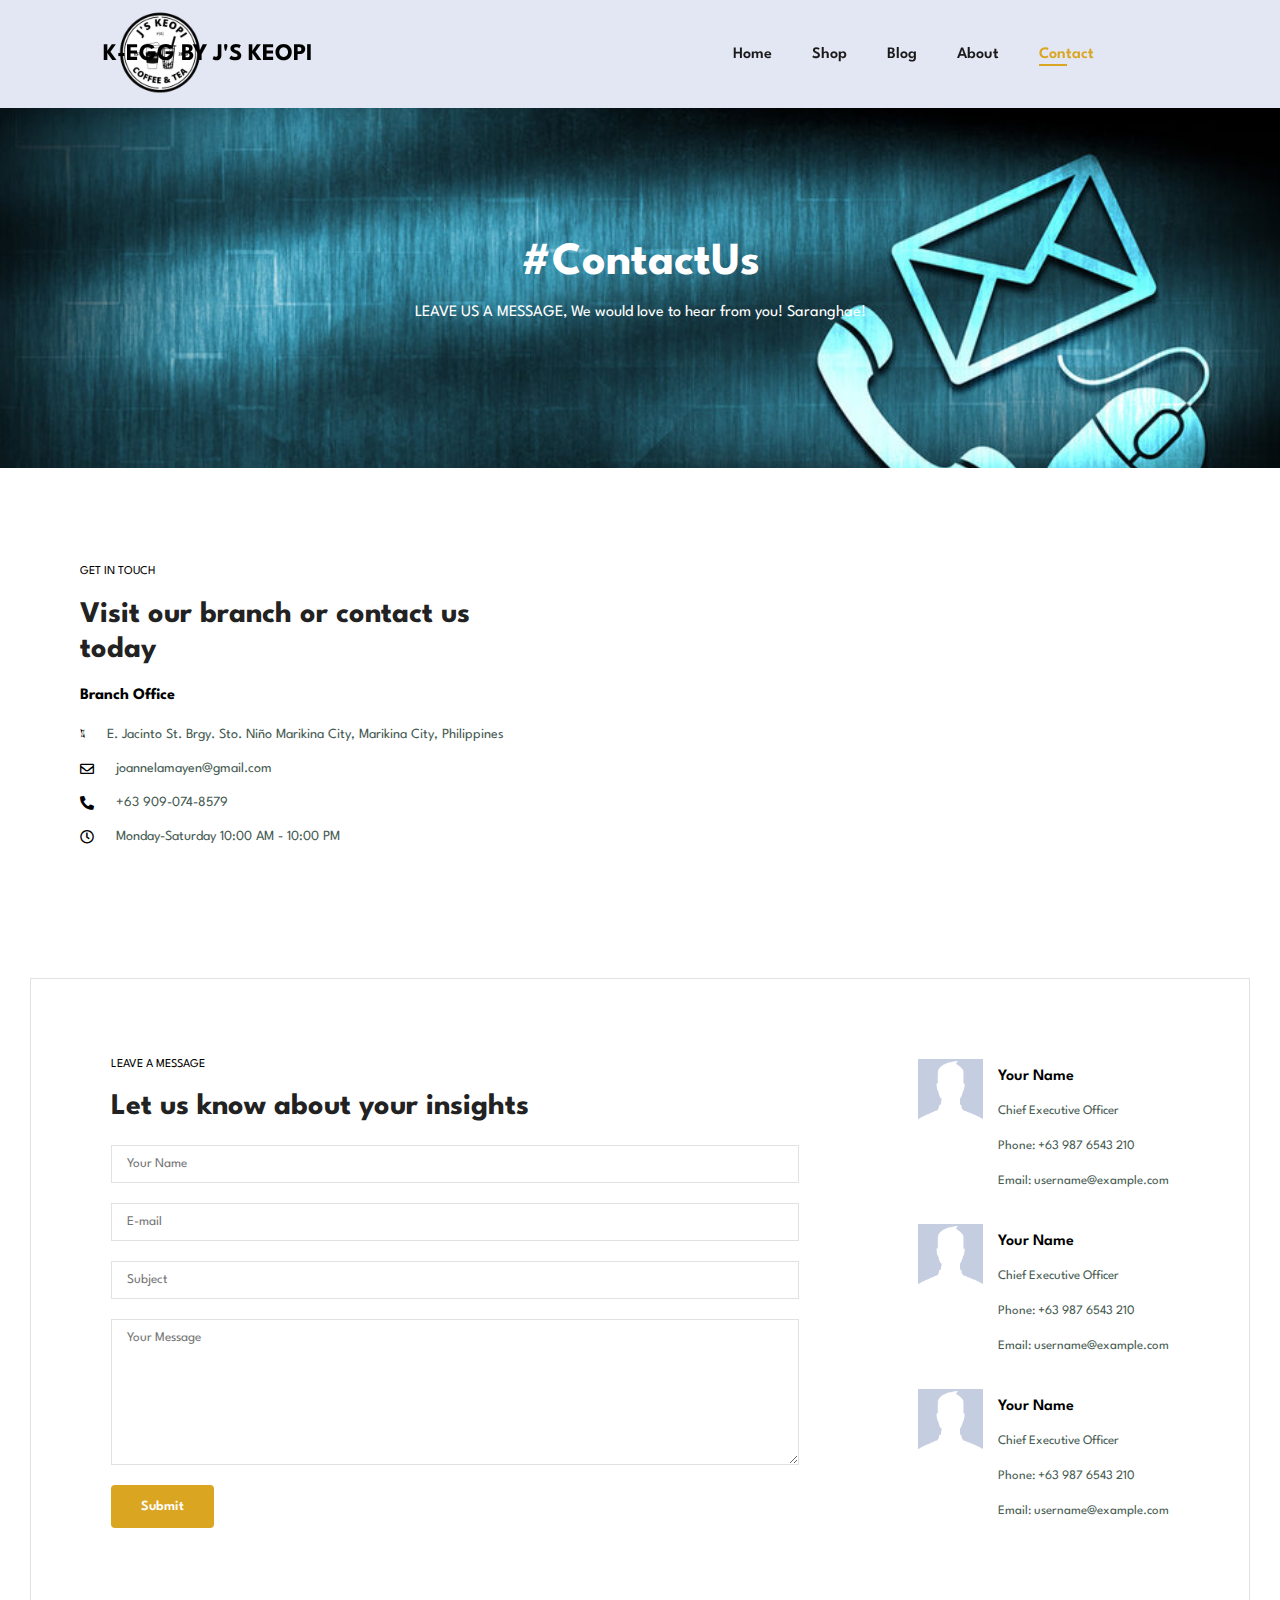
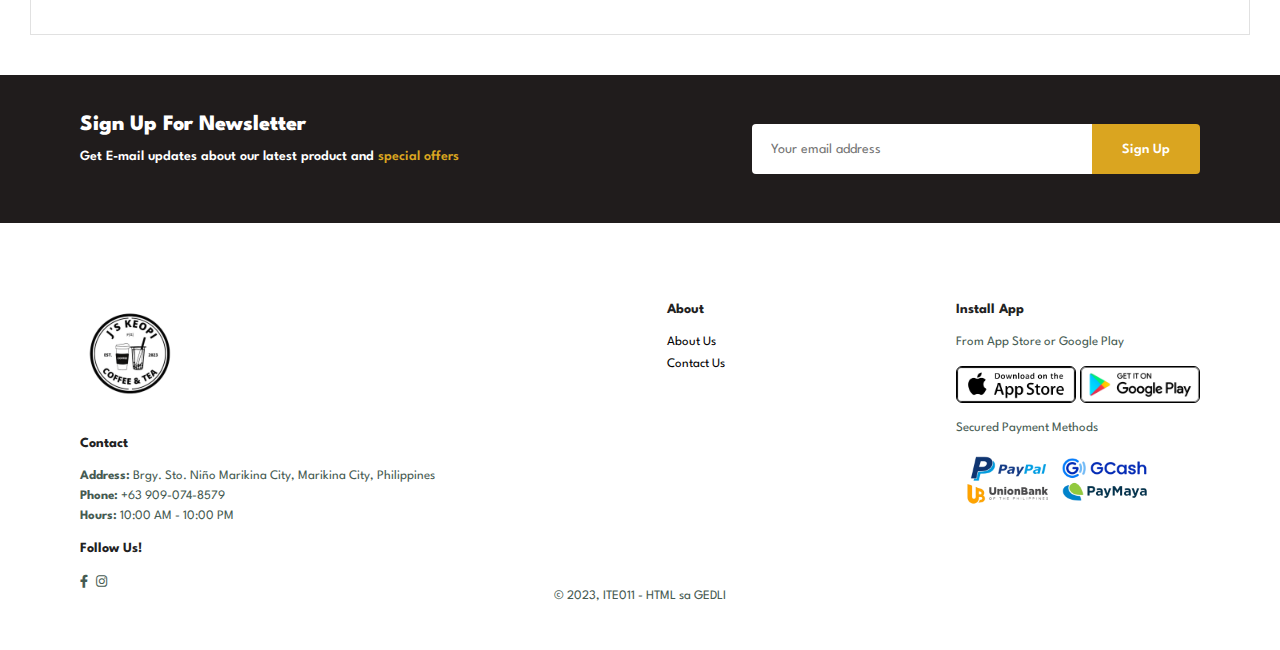
<file: contact.html>
<!DOCTYPE html>
<html lang="en">

    <head>
        <meta charset="UTF-8">
        <meta http-equiv="X-UA-Compatible" content="IE=edge">
        <meta name="viewport" content="width=device-width, initial-scale=1.0">
        <title>J's Keopi</title>
        <link rel="stylesheet" href="https://pro.fontawesome.com/releases/v5.10.0/css/all.css" />
        <link rel="icon" type="icon" href="media/J'sKeopi2.png">
        <link rel="stylesheet" href="webstyle.css">
    </head>

    <body>

        <section id="header">
            <a href="#"><img src="media/J'sKeopi2.png" width="100" height="100" class="logo" alt=""></a>
            <a href="#" class="brand">K-Egg by J's Keopi</a>
            <div>
                <ul id="navbar">
                    <li><a href="index.html">Home</a></li>
                    <li><a href="shop.html">Shop</a></li>
                    <li><a href="blog.html">Blog</a></li>
                    <li><a href="about.html">About</a></li>
                    <li><a class="active" href="contact.html">Contact</a></li>
                    <li id="lg-bag"><a href="cart.html"><i class="far fa-shopping-bag"></i></a></li>
                    <a href="#" id="close"><i class="far fa-times"></i></a>
                </ul>
            </div>
            <div id="mobile">
                <a href="cart.html"><i class="far fa-shopping-bag"></i></a>
                <i id="bar" class="fas fa-outdent"></i>
            </div>
        </section>

        <section id="pageheaderz">  

            <h2>#ContactUs</h2>

            <p>LEAVE US A MESSAGE, We would love to hear from you! Saranghae!</p>

        </section>

        <section id="contact-details" class="section-p1">
            <div class="details">
                <span>GET IN TOUCH</span>
                <h2>Visit our branch or contact us today</h2>
                <h3>Branch Office</h3>
                <div>
                    <li>
                        <i class="fal fa-map"></i>
                        <p>E. Jacinto St. Brgy. Sto. Niño Marikina City, Marikina City, Philippines</p>
                    </li>
                    <li>
                        <i class="far fa-envelope"></i>
                        <p>joannelamayen@gmail.com</p>
                    </li>
                    <li>
                        <i class="fas fa-phone-alt"></i>
                        <p>+63 909-074-8579</p>
                    </li>
                    <li>
                        <i class="far fa-clock"></i>
                        <p>Monday-Saturday 10:00 AM - 10:00 PM</p>
                    </li>
                </div>
            </div>

            <div class="map">
                <iframe src="https://www.google.com/maps/embed?pb=!4v1701119855190!6m8!1m7!1sALs4fKqGeit4jmMXG9umEQ!2m2!1d14.63625378100119!2d121.0968398845492!3f90.4665595622784!4f-12.725344842348136!5f1.2604172322555067" 
                width="600" height="450" style="border:0;" allowfullscreen="" loading="lazy" referrerpolicy="no-referrer-when-downgrade"></iframe>
            </div>
        </section>

        <section id="form-details">
            <form action="">
                <span>LEAVE A MESSAGE</span>
                <h2>Let us know about your insights</h2>
                <input type="text" placeholder="Your Name">
                <input type="email" placeholder="E-mail">
                <input type="text" placeholder="Subject">
                <textarea name="" id="" cols="30" rows="10" placeholder="Your Message"></textarea>
                <button class="normal">Submit</button>
            </form>

            <div class="people">
                <div>
                    <img src="media/ppl.jpeg" alt="">
                    <p><span>Your Name</span>Chief Executive Officer <br>Phone: +63 987 6543 210<br>Email: username@example.com</p>
                </div>
                <div>
                    <img src="media/ppl.jpeg" alt="">
                    <p><span>Your Name</span>Chief Executive Officer <br>Phone: +63 987 6543 210<br>Email: username@example.com</p>
                </div>
                <div>
                    <img src="media/ppl.jpeg" alt="">
                    <p><span>Your Name</span>Chief Executive Officer <br>Phone: +63 987 6543 210<br>Email: username@example.com</p>
                </div>
            </div>
        </section>

        <section id="newsletter" class="section-p1 section-m1">
            <div class="newstext">
                <h4>Sign Up For Newsletter</h4>
                <p>Get E-mail updates about our latest product and <span>special offers</span></p>
            </div>
            <div class="form">
                <input type="text" placeholder="Your email address">
                <button class="normal">Sign Up</button>
            </div>
        </section>

        <footer class="section-p1">
            <div class="column">
                <img class="logo" src="media/J'sKeopi2.png" width="100px" height="100px" alt="">
                <h4>Contact</h4>
                <p><b>Address:</b> Brgy. Sto. Niño Marikina City, Marikina City, Philippines</p>
                <p><b>Phone:</b> +63 909-074-8579</p>
                <p><b>Hours:</b> 10:00 AM - 10:00 PM</p>
                <div class="follow">
                    <h4>Follow Us!</h4>
                    <div class="icon">
                        <a href="https://www.facebook.com/profile.php?id=100093037268180"><i class="fab fa-facebook-f"></i></a>
                        <a href="https://www.instagram.com/keggsandwich/"><i class="fab fa-instagram"></i></a>
                    </div>
                </div>
            </div>

            <div class="col">
                <h4>About</h4>
                <a href="about.html">About Us</a>
                <a href="contact.html">Contact Us</a>
            </div>

            <div class="col install">
                <h4>Install App</h4>
                <p>From App Store or Google Play</p>
                <div class="row">
                    <img src="media/app store.png" width="120px">
                    <img src="media/gplay.png" width="120px">
                </div>
                <p>Secured Payment Methods</p>
                <img src="media/payment.webp" width="200px">
            </div>

            <div class="copyright">
                <p>© 2023, ITE011 - HTML sa GEDLI</p>
            </div>
        </footer>


        <script src="webscript.js"></script>
    </body>

</html>
</file>
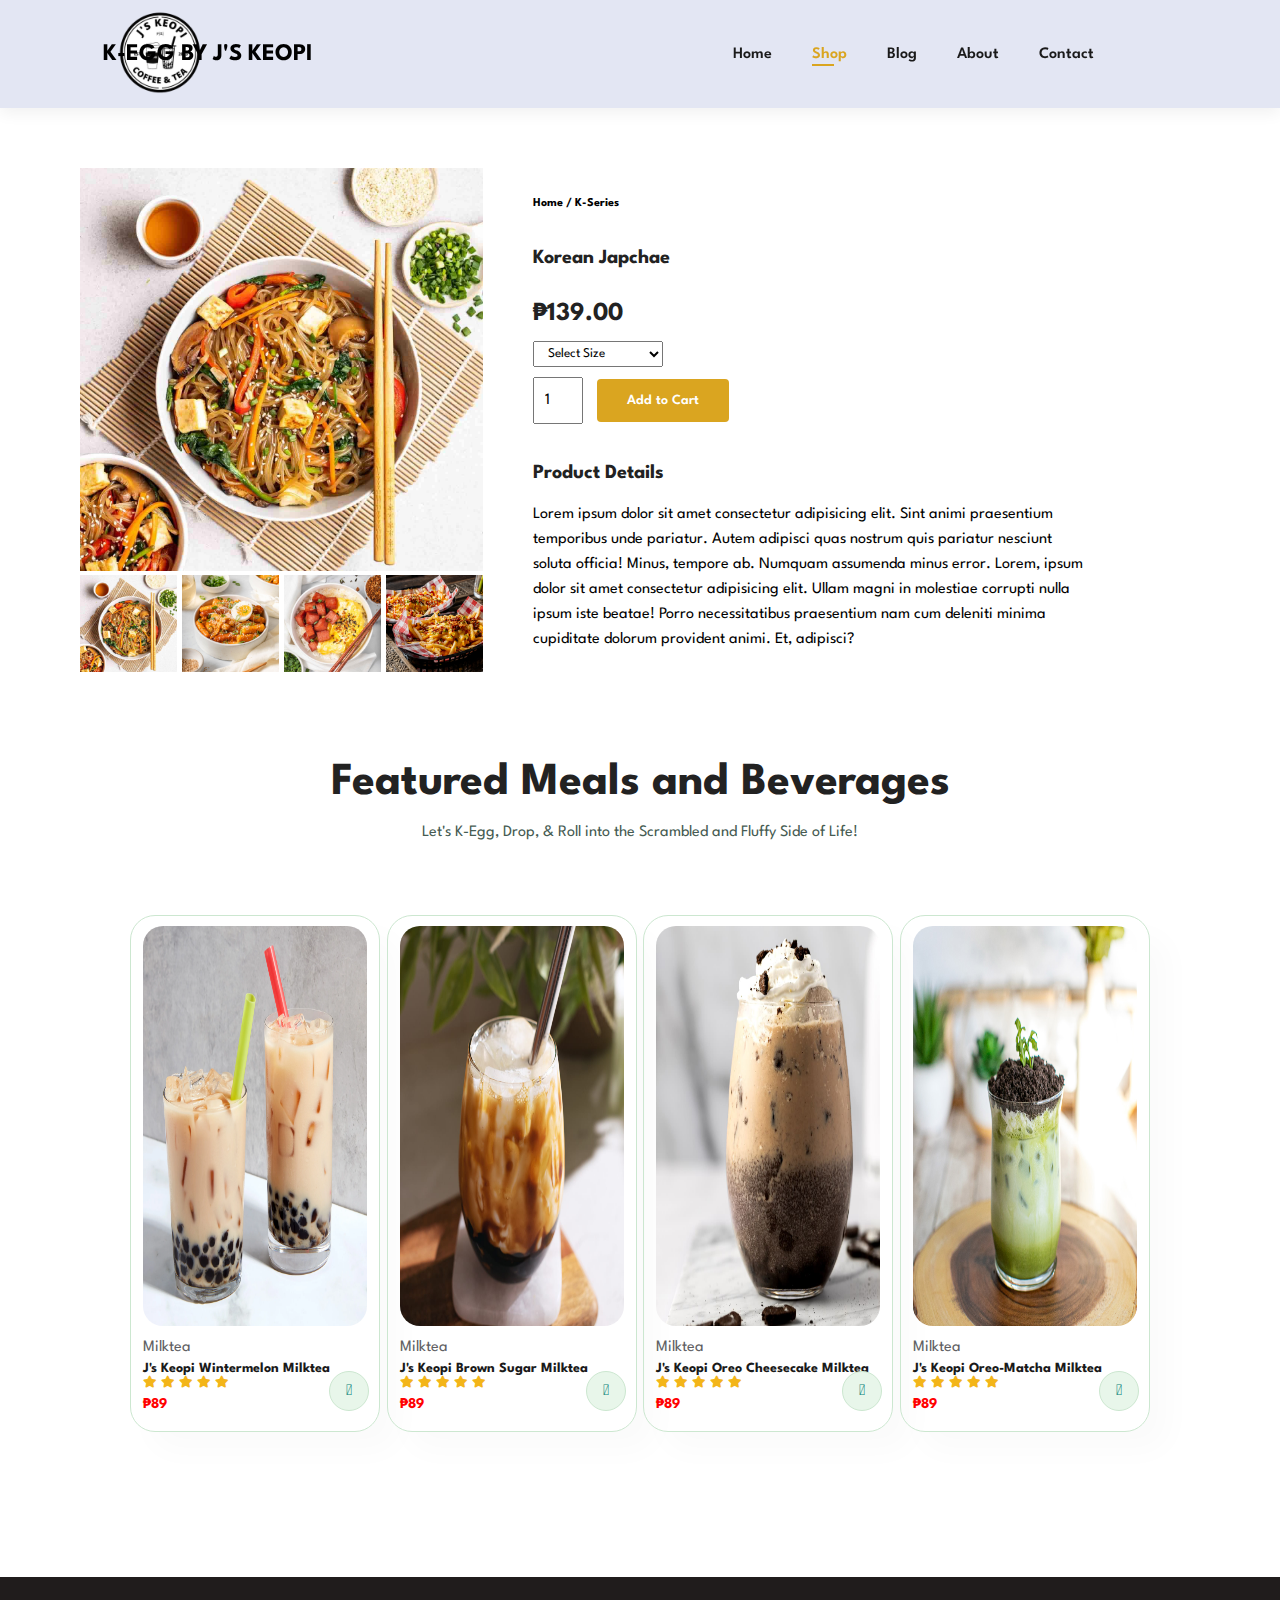
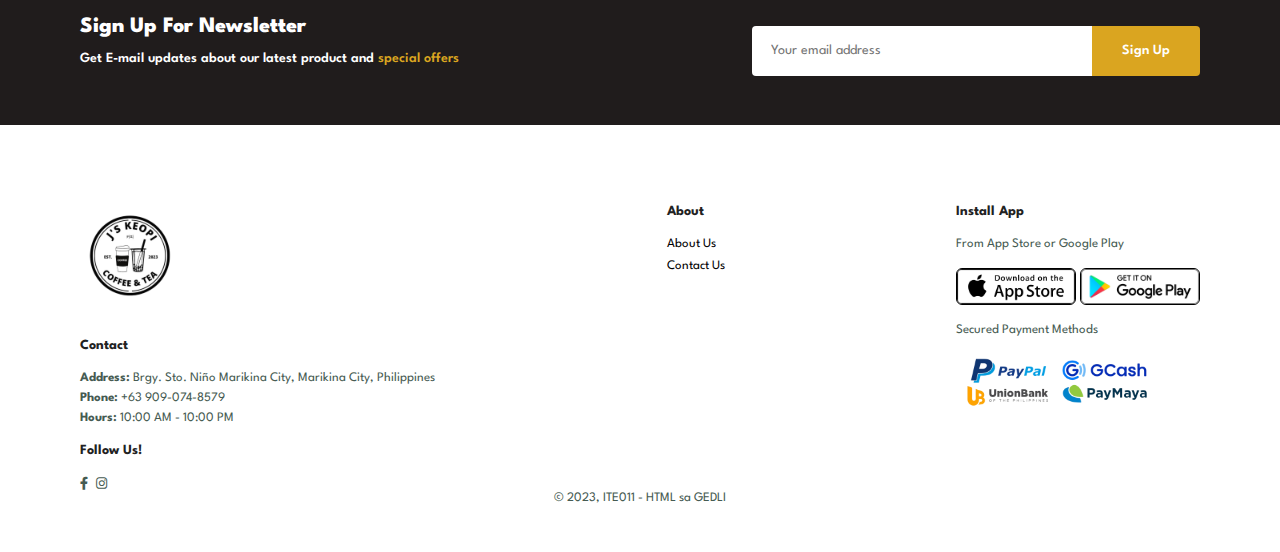
<file: japchae.html>
<!DOCTYPE html>
<html lang="en">

    <head>
        <meta charset="UTF-8">
        <meta http-equiv="X-UA-Compatible" content="IE=edge">
        <meta name="viewport" content="width=device-width, initial-scale=1.0">
        <title>J's Keopi</title>
        <link rel="stylesheet" href="https://pro.fontawesome.com/releases/v5.10.0/css/all.css" />
        <link rel="icon" type="icon" href="media/J'sKeopi2.png">
        <link rel="stylesheet" href="webstyle.css">
    </head>

    <body>

        <section id="header">
            <a href="#"><img src="media/J'sKeopi2.png" width="100" height="100" class="logo" alt=""></a>
            <a href="#" class="brand">K-Egg by J's Keopi</a>
            <div>
                <ul id="navbar">
                    <li><a href="index.html">Home</a></li>
                    <li><a class="active" href="shop.html">Shop</a></li>
                    <li><a href="blog.html">Blog</a></li>
                    <li><a href="about.html">About</a></li>
                    <li><a href="contact.html">Contact</a></li>
                    <li id="lg-bag"><a href="cart.html"><i class="far fa-shopping-bag"></i></a></li>
                    <a href="#" id="close"><i class="far fa-times"></i></a>
                </ul>
            </div>
            <div id="mobile">
                <a href="cart.html"><i class="far fa-shopping-bag"></i></a>
                <i id="bar" class="fas fa-outdent"></i>
            </div>
        </section>

        <section id="prodetails" class="section-p1">
            <div class="single-pro-image">
                <img src="media/japchae.jpg" width="100%" id="MainImg" alt="">

                <div class="small-img-group">
                    <div class="small-img-col">
                        <img src="media/japchae.jpg" width="100%" class="small-img" alt="">
                    </div>
                    <div class="small-img-col">
                        <img src="media/tteokbokki.jpg" width="100%" class="small-img" alt="">
                    </div>
                    <div class="small-img-col">
                        <img src="media/serice.jpg" width="100%" class="small-img" alt="">
                    </div>
                    <div class="small-img-col">
                        <img src="media/fries.jpg" width="100%" class="small-img" alt="">
                    </div>
                </div>
            </div>

            <div class="single-pro-details">
                <h6>Home / K-Series</h6>
                <h4>Korean Japchae</h4>
                <h2>₱139.00</h2>
                <select>
                    <option>Select Size</option>
                    <option>Small</option>
                    <option>Medium</option>
                    <option>Large</option>
                    <option>Overload (Fries)</option>
                </select>
                <input type="number" value="1">
                <button class="normal">Add to Cart</button>
                <h4>Product Details</h4>
                <span>Lorem ipsum dolor sit amet consectetur adipisicing elit. Sint animi praesentium temporibus unde pariatur. Autem adipisci quas nostrum quis pariatur nesciunt soluta officia! Minus, tempore ab. Numquam assumenda minus error. Lorem, ipsum dolor sit amet consectetur adipisicing elit. Ullam magni in molestiae corrupti nulla ipsum iste beatae! Porro necessitatibus praesentium nam cum deleniti minima cupiditate dolorum provident animi. Et, adipisci?</span>
            </div>
        </section>

        <section id="product1" class="section-p1">
            <h2>Featured Meals and Beverages</h2>
            <p>Let's K-Egg, Drop, & Roll into the Scrambled and Fluffy Side of Life!</p>
            <div class="pro-container">
                <div class="pro">
                    <img src="media/milktea2.jpg" alt="">
                    <div class="des">
                        <span>Milktea</span>
                        <h5>J's Keopi Wintermelon Milktea</h5>
                        <div class="star">
                            <i class="fas fa-star"></i>
                            <i class="fas fa-star"></i>
                            <i class="fas fa-star"></i>
                            <i class="fas fa-star"></i>
                            <i class="fas fa-star"></i>
                        </div>
                        <h4>₱89</h4>
                    </div>
                    <a href="#"><i class="fal fa-shopping-cart cart"></i></a>
                </div>
                <div class="pro">
                    <img src="media/bsugar.jpg" alt="">
                    <div class="des">
                        <span>Milktea</span>
                        <h5>J's Keopi Brown Sugar Milktea</h5>
                        <div class="star">
                            <i class="fas fa-star"></i>
                            <i class="fas fa-star"></i>
                            <i class="fas fa-star"></i>
                            <i class="fas fa-star"></i>
                            <i class="fas fa-star"></i>
                        </div>
                        <h4>₱89</h4>
                    </div>
                    <a href="#"><i class="fal fa-shopping-cart cart"></i></a>
                </div>
                <div class="pro">
                    <img src="media/oreo-mt.jpg" alt="">
                    <div class="des">
                        <span>Milktea</span>
                        <h5>J's Keopi Oreo Cheesecake Milktea</h5>
                        <div class="star">
                            <i class="fas fa-star"></i>
                            <i class="fas fa-star"></i>
                            <i class="fas fa-star"></i>
                            <i class="fas fa-star"></i>
                            <i class="fas fa-star"></i>
                        </div>
                        <h4>₱89</h4>
                    </div>
                    <a href="#"><i class="fal fa-shopping-cart cart"></i></a>
                </div>
                <div class="pro">
                    <img src="media/oreo-matcha.jpg" alt="">
                    <div class="des">
                        <span>Milktea</span>
                        <h5>J's Keopi Oreo-Matcha Milktea</h5>
                        <div class="star">
                            <i class="fas fa-star"></i>
                            <i class="fas fa-star"></i>
                            <i class="fas fa-star"></i>
                            <i class="fas fa-star"></i>
                            <i class="fas fa-star"></i>
                        </div>
                        <h4>₱89</h4>
                    </div>
                    <a href="#"><i class="fal fa-shopping-cart cart"></i></a>
                </div>
                
            </div>
        </section>

        <section id="newsletter" class="section-p1 section-m1">
            <div class="newstext">
                <h4>Sign Up For Newsletter</h4>
                <p>Get E-mail updates about our latest product and <span>special offers</span></p>
            </div>
            <div class="form">
                <input type="text" placeholder="Your email address">
                <button class="normal">Sign Up</button>
            </div>
        </section>

        <footer class="section-p1">
            <div class="column">
                <img class="logo" src="media/J'sKeopi2.png" width="100px" height="100px" alt="">
                <h4>Contact</h4>
                <p><b>Address:</b> Brgy. Sto. Niño Marikina City, Marikina City, Philippines</p>
                <p><b>Phone:</b> +63 909-074-8579</p>
                <p><b>Hours:</b> 10:00 AM - 10:00 PM</p>
                <div class="follow">
                    <h4>Follow Us!</h4>
                    <div class="icon">
                        <a href="https://www.facebook.com/profile.php?id=100093037268180"><i class="fab fa-facebook-f"></i></a>
                        <a href="https://www.instagram.com/keggsandwich/"><i class="fab fa-instagram"></i></a>
                    </div>
                </div>
            </div>

            <div class="col">
                <h4>About</h4>
                <a href="about.html">About Us</a>
                <a href="contact.html">Contact Us</a>
            </div>

            <div class="col install">
                <h4>Install App</h4>
                <p>From App Store or Google Play</p>
                <div class="row">
                    <img src="media/app store.png" width="120px">
                    <img src="media/gplay.png" width="120px">
                </div>
                <p>Secured Payment Methods</p>
                <img src="media/payment.webp" width="200px">
            </div>

            <div class="copyright">
                <p>© 2023, ITE011 - HTML sa GEDLI</p>
            </div>
        </footer>

        <script>
            var MainImg = document.getElementById("MainImg");
            var smallimg = document.getElementsByClassName("small-img");

            smallimg[0].onclick = function(){
                MainImg.src = smallimg[0].src;
            }
            smallimg[1].onclick = function(){
                MainImg.src = smallimg[1].src;
            }
            smallimg[2].onclick = function(){
                MainImg.src = smallimg[2].src;
            }
            smallimg[3].onclick = function(){
                MainImg.src = smallimg[3].src;
            }
        </script>

        <script src="webscript.js"></script>
    </body>

</html>
</file>
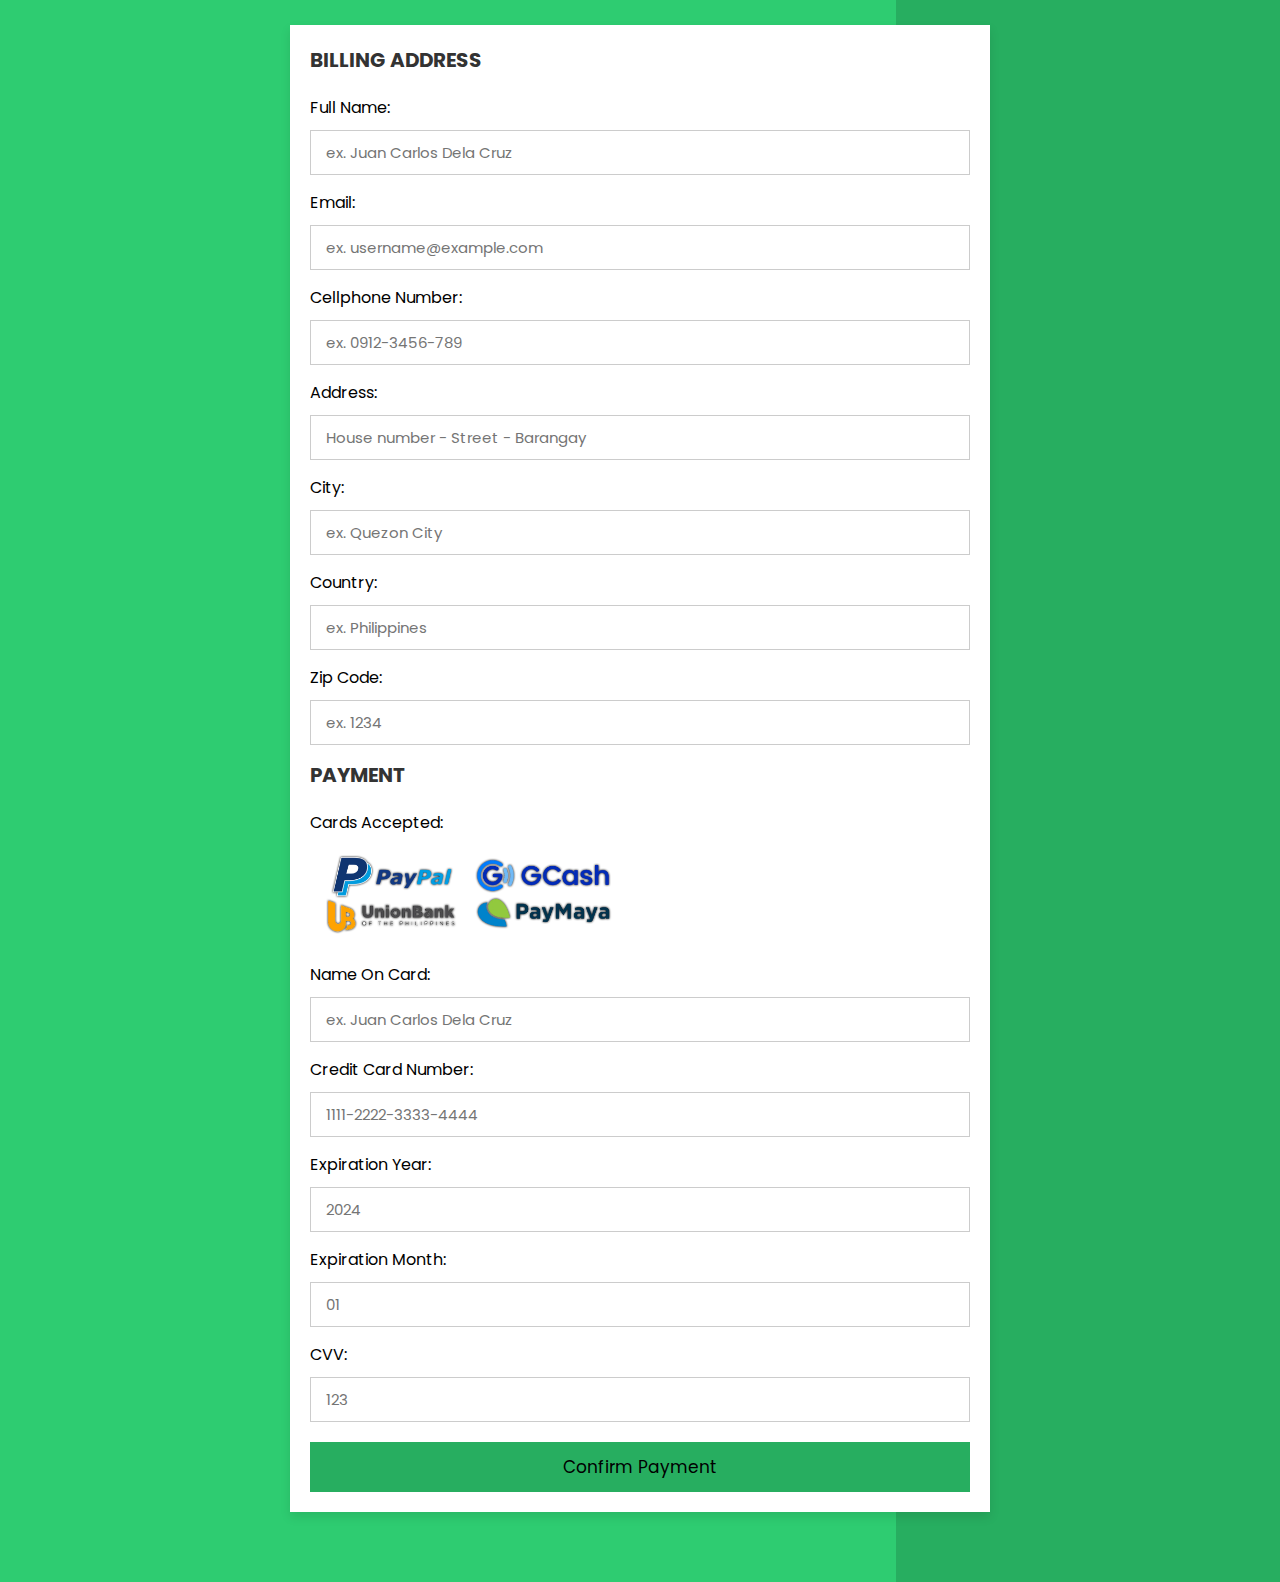
<file: payment.html>
<!DOCTYPE html>
<html lang="en">
    <head>
        <meta charset="utf-8">
        <meta http-equiv="X-UA-Compatible" content="IE=edge">
        <meta name="viewport" content="width=device-width, initial-scale=1.0">
        <link rel="stylesheet" href="style.css">
        <link rel="icon" type="icon" href="media/J'sKeopi2.png">
        <title>Payment</title>

    </head>

<body>

    <div class="container">
        
        <form action="">

            <div class="row">

                <!--CARD HOLDER INFORMATION-->
                <div class="col">
                    <h3 class="title">Billing Address</h3>

                    <div class="inputBox">
                        <span>Full name: </span>
                        <input type="text" placeholder="ex. Juan Carlos Dela Cruz">
                    </div>

                    <div class="inputBox">
                        <span>Email: </span>
                        <input type="email" placeholder="ex. username@example.com">
                    </div>
                    
                    <div class="inputBox">
                        <span>Cellphone Number: </span>
                        <input type="text" placeholder="ex. 0912-3456-789">
                    </div>

                    <div class="inputBox">
                        <span>Address: </span>
                        <input type="text" placeholder="House number - Street - Barangay">
                    </div>

                    <div class="inputBox">
                        <span>City: </span>
                        <input type="text" placeholder="ex. Quezon City">
                    </div>

                    <div class="inputBox">
                        <span>Country: </span>
                        <input type="text" placeholder="ex. Philippines">
                    </div>

                    <div class="inputBox">
                        <span>Zip Code: </span>
                        <input type="number" placeholder="ex. 1234">
                    </div>

                    <!--START OF PAYMENT SECTION-->
                <div class="col">
                    <h3 class="title">Payment</h3>

                    <div class="inputBox">
                        <span>Cards Accepted: </span>
                        <img src="media/payment.webp" alt="">
                    </div>   

                    <div class="inputBox">
                        <span>Name on Card: </span>
                        <input type="text" placeholder="ex. Juan Carlos Dela Cruz">
                    </div>   

                    <div class="inputBox">
                        <span>Credit Card Number: </span>
                        <input type="number" placeholder="1111-2222-3333-4444">
                    </div>

                    <div class="inputBox">
                        <span>Expiration Year: </span>
                        <input type="number" placeholder="2024">
                    </div>

                    <div class="inputBox">
                        <span>Expiration Month: </span>
                        <input type="number" placeholder="01">
                    </div>

                    <div class="inputBox">
                        <span>CVV: </span>
                        <input type="number" placeholder="123">
                    </div>

                </div>

            </div>

            <button id="payment" class="submit-btn"><a href="success.html">Confirm Payment</a></button>
                </div>

        </form>
    </div>

</body>
</html>
</file>
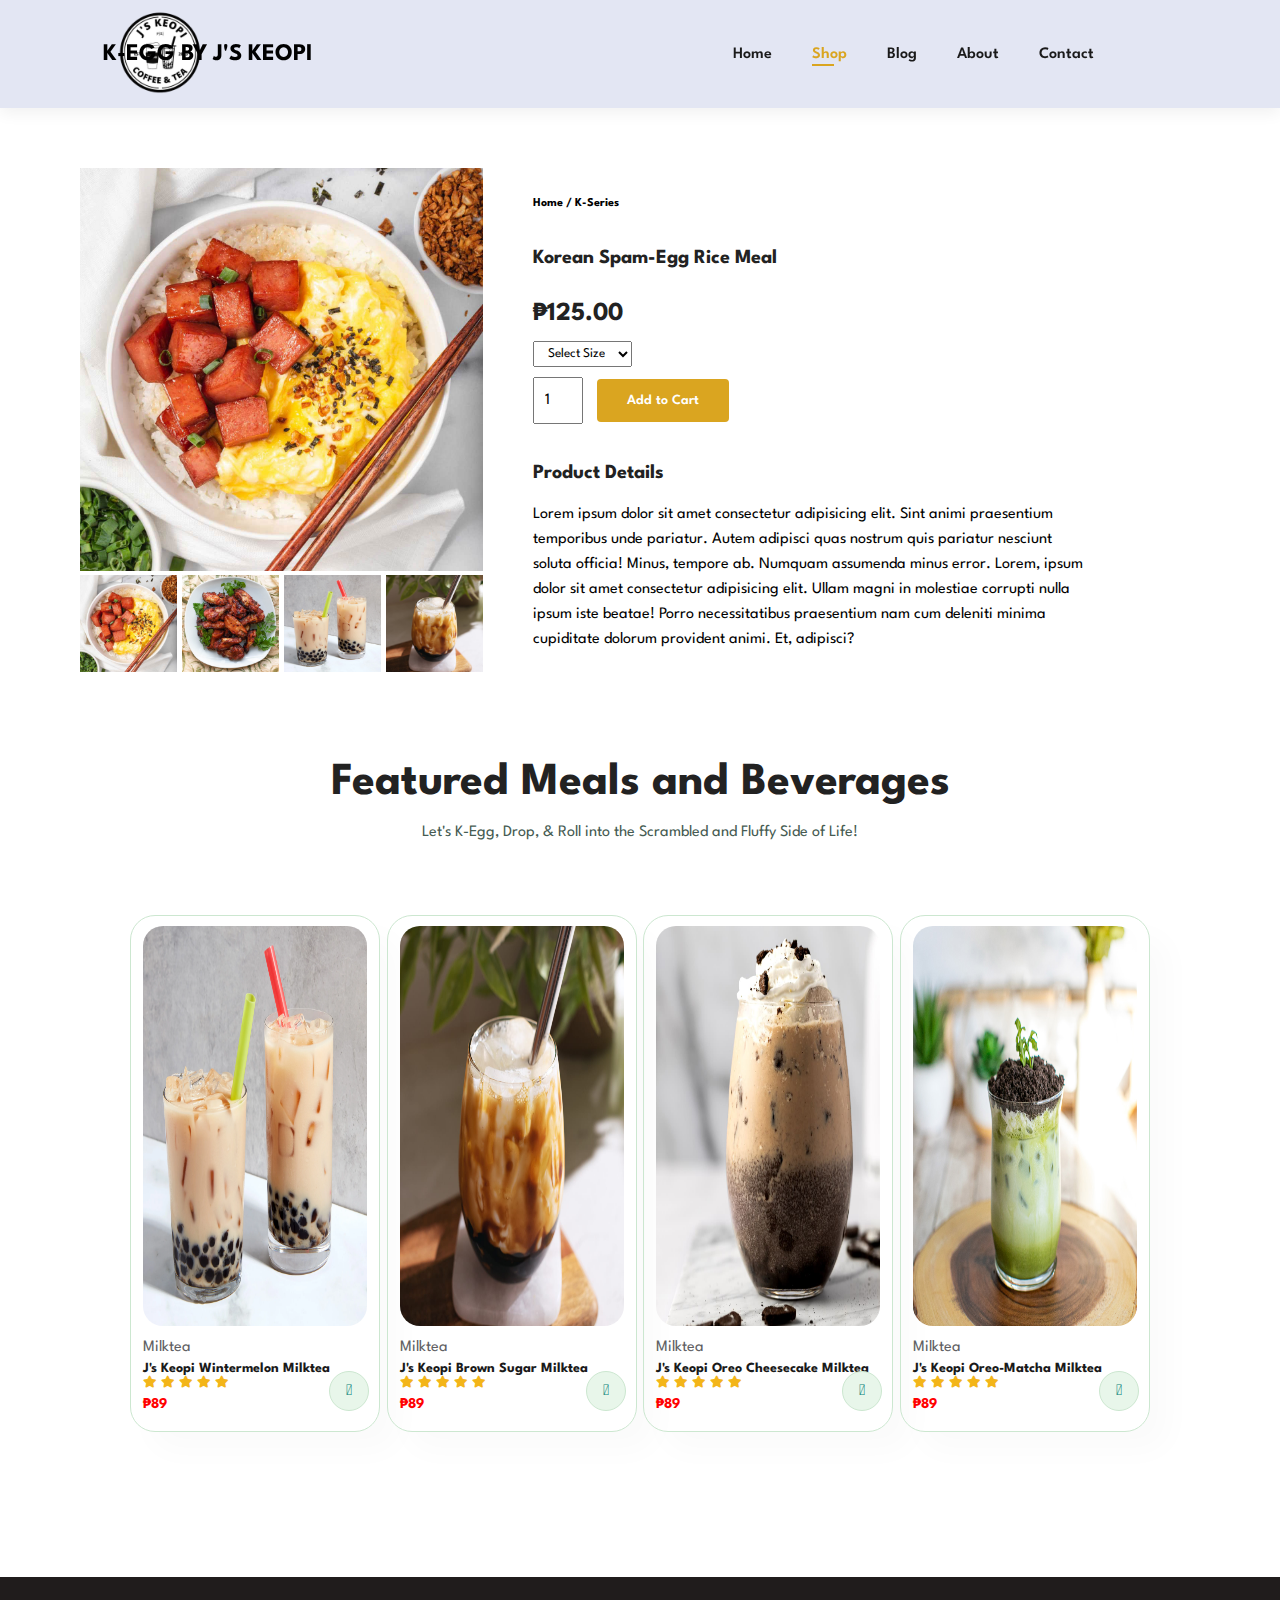
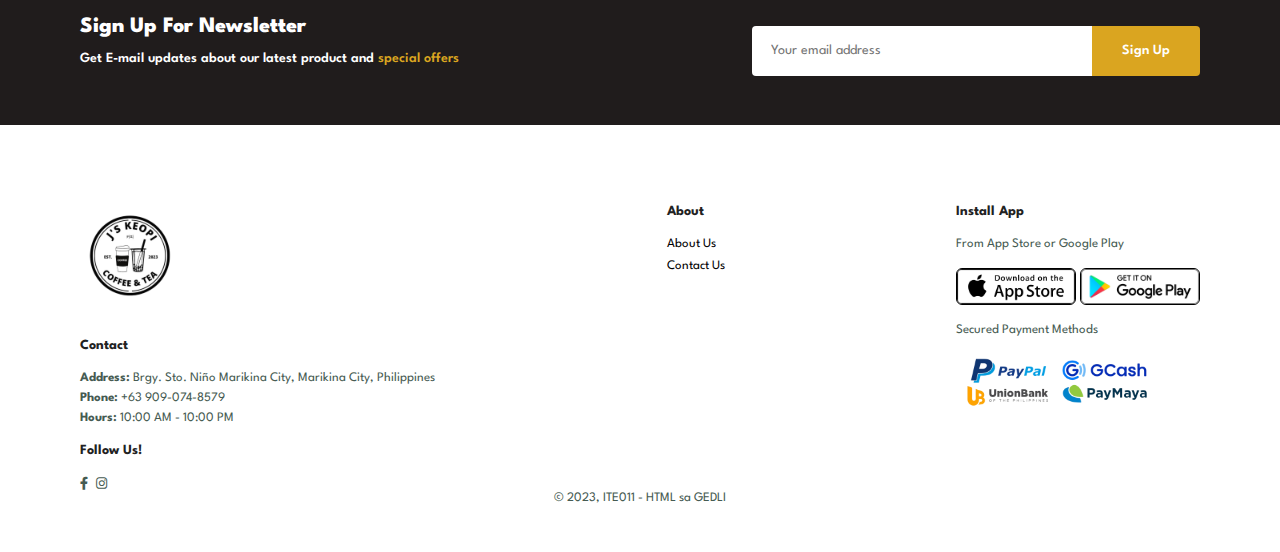
<file: serice.html>
<!DOCTYPE html>
<html lang="en">

    <head>
        <meta charset="UTF-8">
        <meta http-equiv="X-UA-Compatible" content="IE=edge">
        <meta name="viewport" content="width=device-width, initial-scale=1.0">
        <title>J's Keopi</title>
        <link rel="stylesheet" href="https://pro.fontawesome.com/releases/v5.10.0/css/all.css" />
        <link rel="icon" type="icon" href="media/J'sKeopi2.png">
        <link rel="stylesheet" href="webstyle.css">
    </head>

    <body>

        <section id="header">
            <a href="#"><img src="media/J'sKeopi2.png" width="100" height="100" class="logo" alt=""></a>
            <a href="#" class="brand">K-Egg by J's Keopi</a>
            <div>
                <ul id="navbar">
                    <li><a href="index.html">Home</a></li>
                    <li><a class="active" href="shop.html">Shop</a></li>
                    <li><a href="blog.html">Blog</a></li>
                    <li><a href="about.html">About</a></li>
                    <li><a href="contact.html">Contact</a></li>
                    <li id="lg-bag"><a href="cart.html"><i class="far fa-shopping-bag"></i></a></li>
                    <a href="#" id="close"><i class="far fa-times"></i></a>
                </ul>
            </div>
            <div id="mobile">
                <a href="cart.html"><i class="far fa-shopping-bag"></i></a>
                <i id="bar" class="fas fa-outdent"></i>
            </div>
        </section>

        <section id="prodetails" class="section-p1">
            <div class="single-pro-image">
                <img src="media/serice.jpg" width="100%" id="MainImg" alt="">

                <div class="small-img-group">
                    <div class="small-img-col">
                        <img src="media/serice.jpg" width="100%" class="small-img" alt="">
                    </div>
                    <div class="small-img-col">
                        <img src="media/wings.jpg" width="100%" class="small-img" alt="">
                    </div>
                    <div class="small-img-col">
                        <img src="media/milktea2.jpg" width="100%" class="small-img" alt="">
                    </div>
                    <div class="small-img-col">
                        <img src="media/bsugar.jpg" width="100%" class="small-img" alt="">
                    </div>
                </div>
            </div>

            <div class="single-pro-details">
                <h6>Home / K-Series</h6>
                <h4>Korean Spam-Egg Rice Meal</h4>
                <h2>₱125.00</h2>
                <select>
                    <option>Select Size</option>
                    <option>Small</option>
                    <option>Medium</option>
                    <option>Large</option>
                </select>
                <input type="number" value="1">
                <button class="normal">Add to Cart</button>
                <h4>Product Details</h4>
                <span>Lorem ipsum dolor sit amet consectetur adipisicing elit. Sint animi praesentium temporibus unde pariatur. Autem adipisci quas nostrum quis pariatur nesciunt soluta officia! Minus, tempore ab. Numquam assumenda minus error. Lorem, ipsum dolor sit amet consectetur adipisicing elit. Ullam magni in molestiae corrupti nulla ipsum iste beatae! Porro necessitatibus praesentium nam cum deleniti minima cupiditate dolorum provident animi. Et, adipisci?</span>
            </div>
        </section>

        <section id="product1" class="section-p1">
            <h2>Featured Meals and Beverages</h2>
            <p>Let's K-Egg, Drop, & Roll into the Scrambled and Fluffy Side of Life!</p>
            <div class="pro-container">
                <div class="pro">
                    <img src="media/milktea2.jpg" alt="">
                    <div class="des">
                        <span>Milktea</span>
                        <h5>J's Keopi Wintermelon Milktea</h5>
                        <div class="star">
                            <i class="fas fa-star"></i>
                            <i class="fas fa-star"></i>
                            <i class="fas fa-star"></i>
                            <i class="fas fa-star"></i>
                            <i class="fas fa-star"></i>
                        </div>
                        <h4>₱89</h4>
                    </div>
                    <a href="#"><i class="fal fa-shopping-cart cart"></i></a>
                </div>
                <div class="pro">
                    <img src="media/bsugar.jpg" alt="">
                    <div class="des">
                        <span>Milktea</span>
                        <h5>J's Keopi Brown Sugar Milktea</h5>
                        <div class="star">
                            <i class="fas fa-star"></i>
                            <i class="fas fa-star"></i>
                            <i class="fas fa-star"></i>
                            <i class="fas fa-star"></i>
                            <i class="fas fa-star"></i>
                        </div>
                        <h4>₱89</h4>
                    </div>
                    <a href="#"><i class="fal fa-shopping-cart cart"></i></a>
                </div>
                <div class="pro">
                    <img src="media/oreo-mt.jpg" alt="">
                    <div class="des">
                        <span>Milktea</span>
                        <h5>J's Keopi Oreo Cheesecake Milktea</h5>
                        <div class="star">
                            <i class="fas fa-star"></i>
                            <i class="fas fa-star"></i>
                            <i class="fas fa-star"></i>
                            <i class="fas fa-star"></i>
                            <i class="fas fa-star"></i>
                        </div>
                        <h4>₱89</h4>
                    </div>
                    <a href="#"><i class="fal fa-shopping-cart cart"></i></a>
                </div>
                <div class="pro">
                    <img src="media/oreo-matcha.jpg" alt="">
                    <div class="des">
                        <span>Milktea</span>
                        <h5>J's Keopi Oreo-Matcha Milktea</h5>
                        <div class="star">
                            <i class="fas fa-star"></i>
                            <i class="fas fa-star"></i>
                            <i class="fas fa-star"></i>
                            <i class="fas fa-star"></i>
                            <i class="fas fa-star"></i>
                        </div>
                        <h4>₱89</h4>
                    </div>
                    <a href="#"><i class="fal fa-shopping-cart cart"></i></a>
                </div>
                
            </div>
        </section>

        <section id="newsletter" class="section-p1 section-m1">
            <div class="newstext">
                <h4>Sign Up For Newsletter</h4>
                <p>Get E-mail updates about our latest product and <span>special offers</span></p>
            </div>
            <div class="form">
                <input type="text" placeholder="Your email address">
                <button class="normal">Sign Up</button>
            </div>
        </section>

        <footer class="section-p1">
            <div class="column">
                <img class="logo" src="media/J'sKeopi2.png" width="100px" height="100px" alt="">
                <h4>Contact</h4>
                <p><b>Address:</b> Brgy. Sto. Niño Marikina City, Marikina City, Philippines</p>
                <p><b>Phone:</b> +63 909-074-8579</p>
                <p><b>Hours:</b> 10:00 AM - 10:00 PM</p>
                <div class="follow">
                    <h4>Follow Us!</h4>
                    <div class="icon">
                        <a href="https://www.facebook.com/profile.php?id=100093037268180"><i class="fab fa-facebook-f"></i></a>
                        <a href="https://www.instagram.com/keggsandwich/"><i class="fab fa-instagram"></i></a>
                    </div>
                </div>
            </div>

            <div class="col">
                <h4>About</h4>
                <a href="about.html">About Us</a>
                <a href="contact.html">Contact Us</a>
            </div>

            <div class="col install">
                <h4>Install App</h4>
                <p>From App Store or Google Play</p>
                <div class="row">
                    <img src="media/app store.png" width="120px">
                    <img src="media/gplay.png" width="120px">
                </div>
                <p>Secured Payment Methods</p>
                <img src="media/payment.webp" width="200px">
            </div>

            <div class="copyright">
                <p>© 2023, ITE011 - HTML sa GEDLI</p>
            </div>
        </footer>

        <script>
            var MainImg = document.getElementById("MainImg");
            var smallimg = document.getElementsByClassName("small-img");

            smallimg[0].onclick = function(){
                MainImg.src = smallimg[0].src;
            }
            smallimg[1].onclick = function(){
                MainImg.src = smallimg[1].src;
            }
            smallimg[2].onclick = function(){
                MainImg.src = smallimg[2].src;
            }
            smallimg[3].onclick = function(){
                MainImg.src = smallimg[3].src;
            }
        </script>

        <script src="webscript.js"></script>
    </body>

</html>
</file>
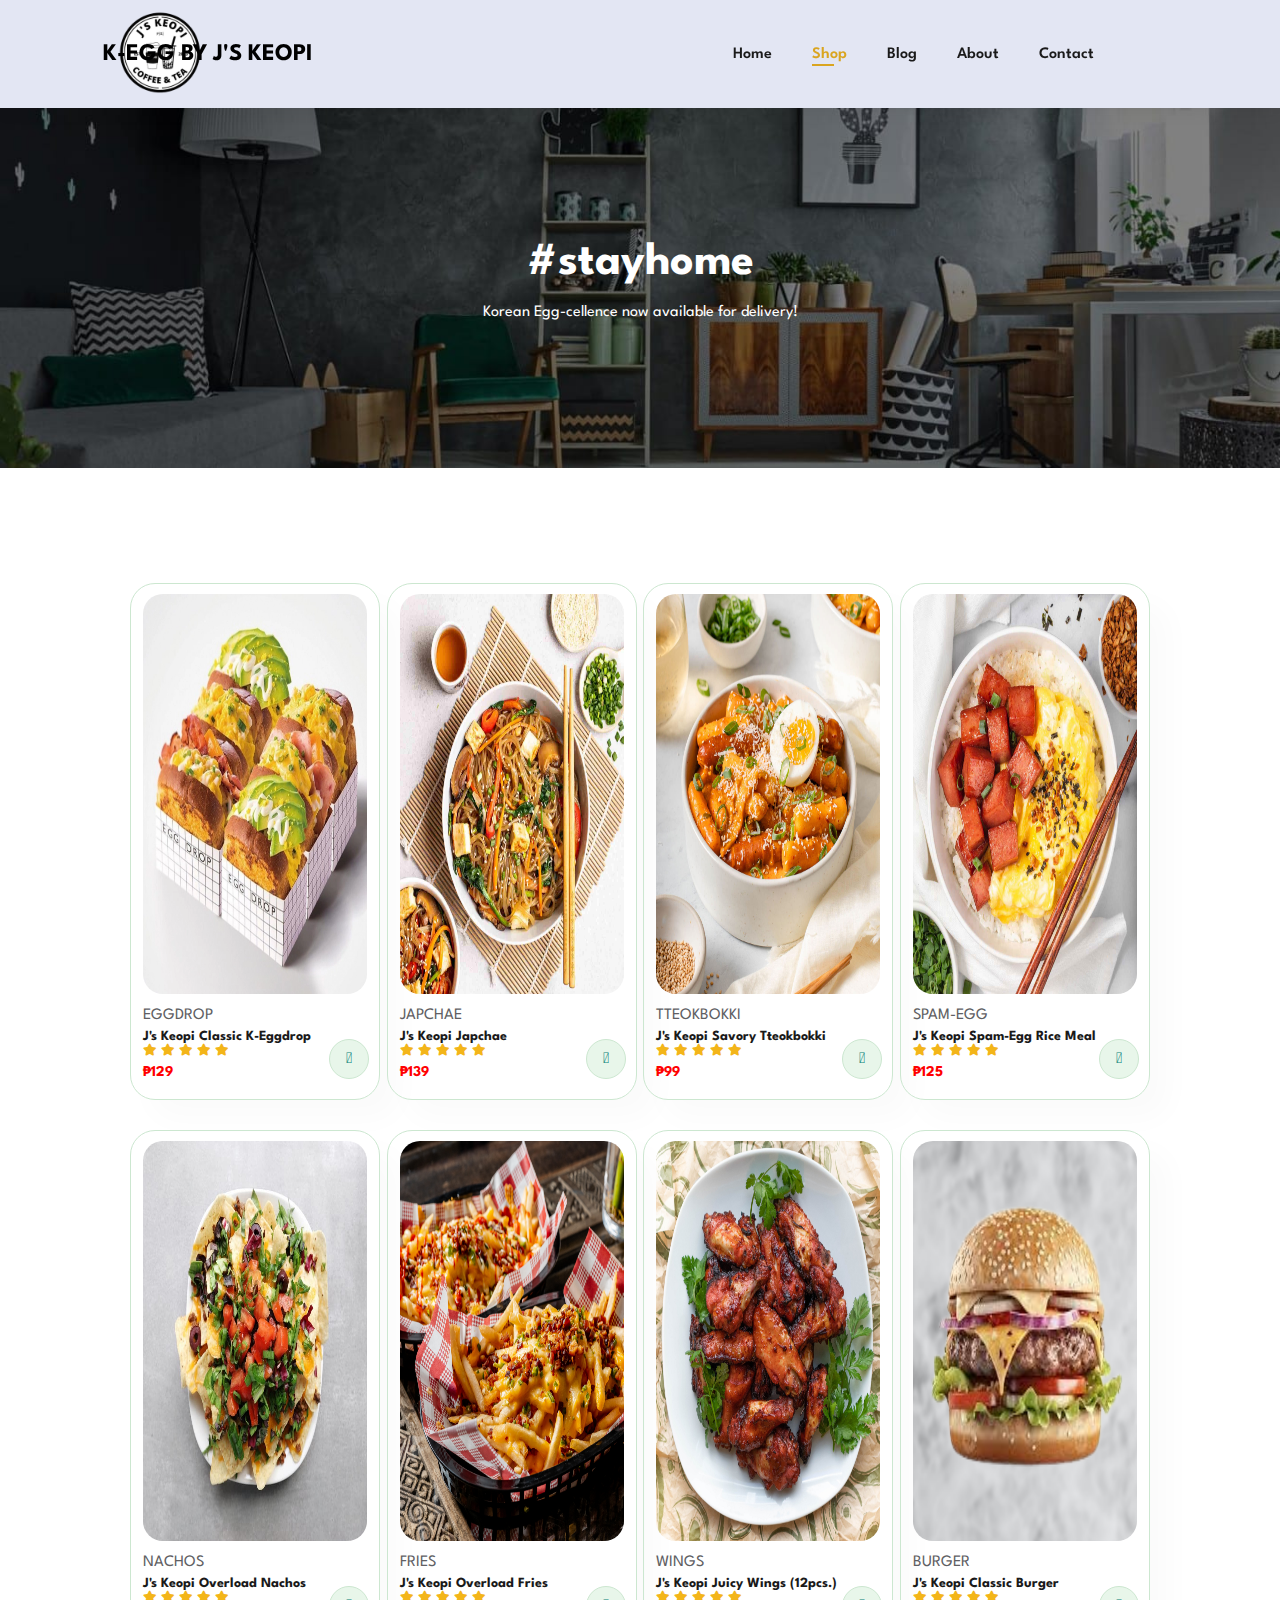
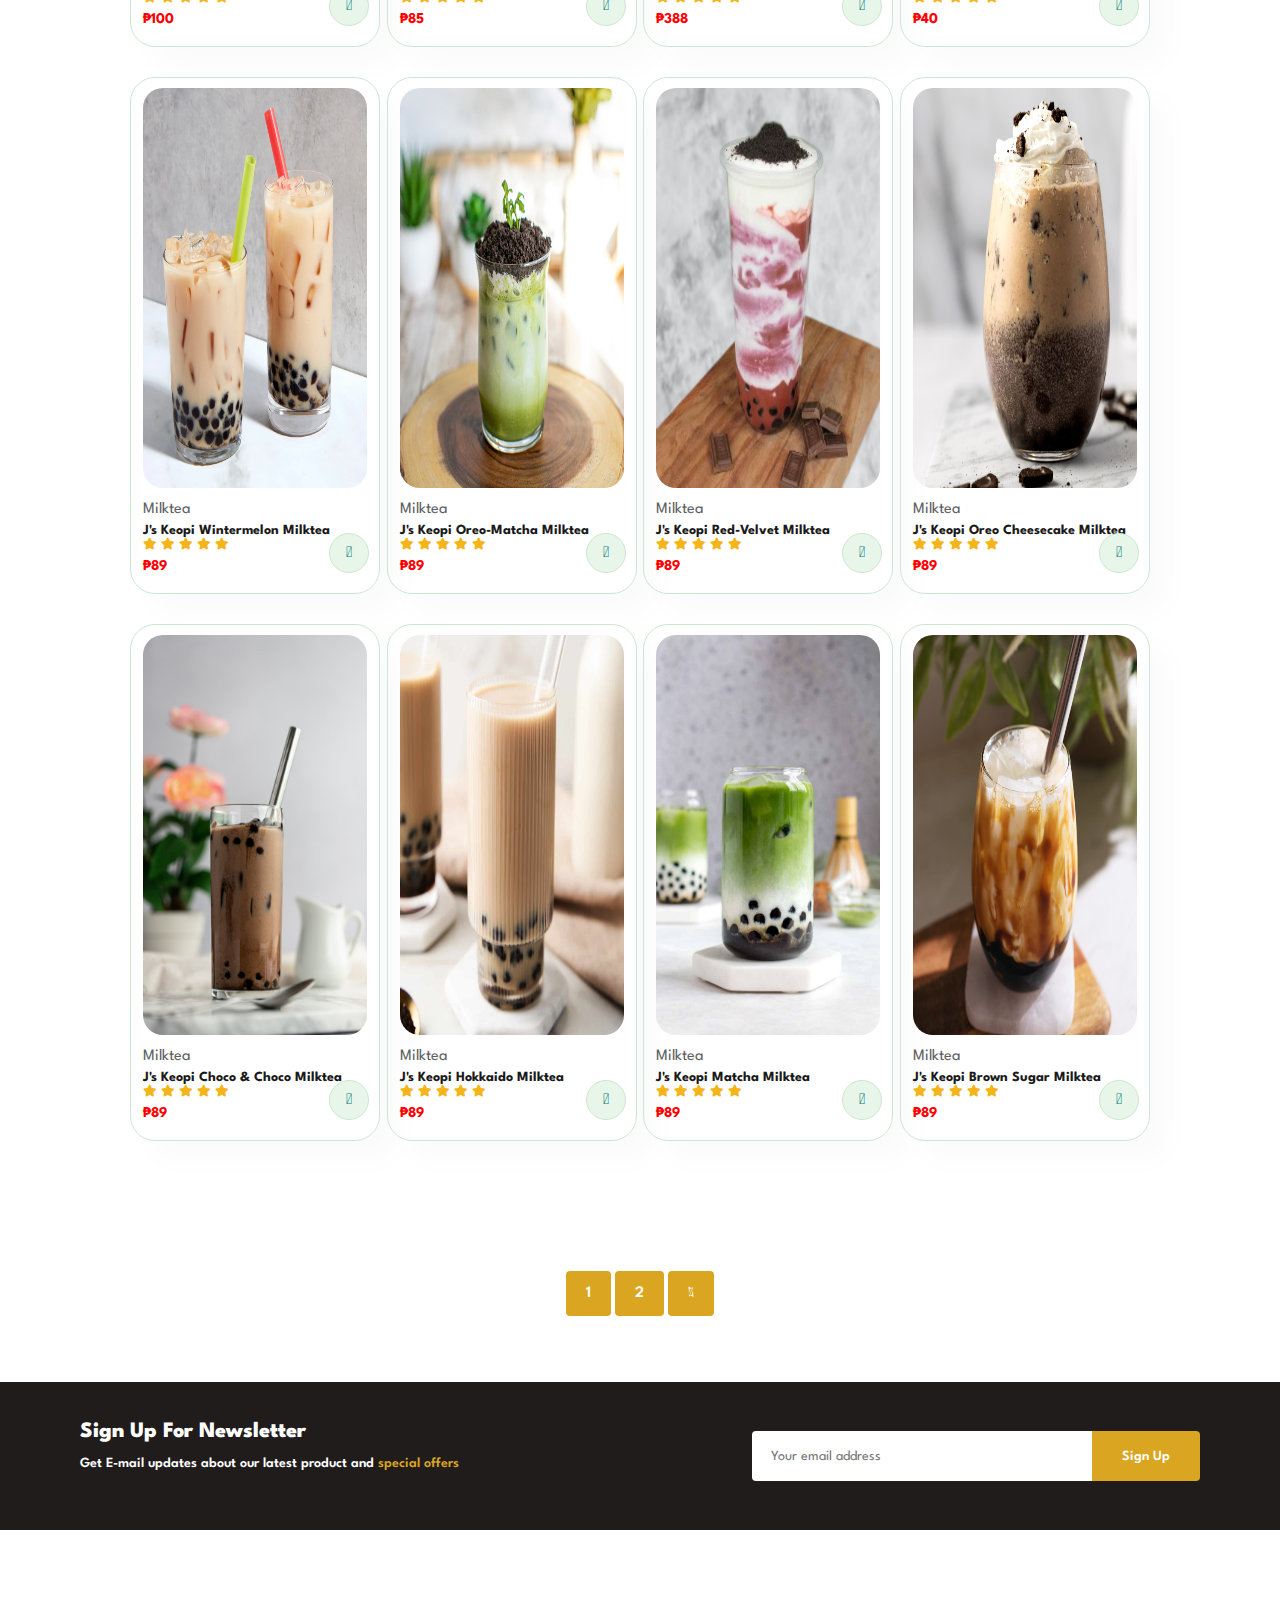
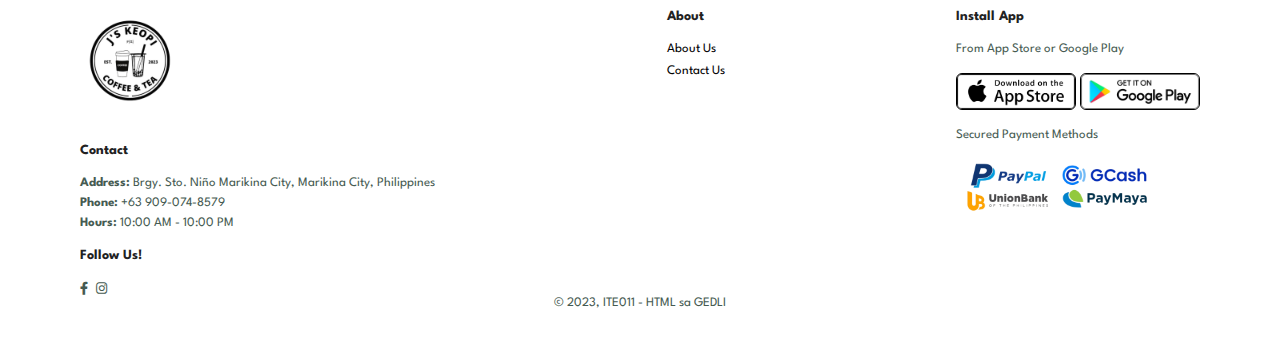
<file: shop.html>
<!DOCTYPE html>
<html lang="en">

    <head>
        <meta charset="UTF-8">
        <meta http-equiv="X-UA-Compatible" content="IE=edge">
        <meta name="viewport" content="width=device-width, initial-scale=1.0">
        <title>J's Keopi</title>
        <link rel="stylesheet" href="https://pro.fontawesome.com/releases/v5.10.0/css/all.css" />
        <link rel="icon" type="icon" href="media/J'sKeopi2.png">
        <link rel="stylesheet" href="webstyle.css">
    </head>

    <body>

        <section id="header">
            <a href="#"><img src="media/J'sKeopi2.png" width="100" height="100" class="logo" alt=""></a>
            <a href="#" class="brand">K-Egg by J's Keopi</a>
            <div>
                <ul id="navbar">
                    <li><a href="index.html">Home</a></li>
                    <li><a class="active" href="shop.html">Shop</a></li>
                    <li><a href="blog.html">Blog</a></li>
                    <li><a href="about.html">About</a></li>
                    <li><a href="contact.html">Contact</a></li>
                    <li id="lg-bag"><a href="cart.html"><i class="far fa-shopping-bag"></i></a></li>
                    <a href="#" id="close"><i class="far fa-times"></i></a>
                </ul>
            </div>
            <div id="mobile">
                <a href="cart.html"><i class="far fa-shopping-bag"></i></a>
                <i id="bar" class="fas fa-outdent"></i>
            </div>
        </section>

        <section id="page-header">  

            <h2>#stayhome</h2>

            <p>Korean Egg-cellence now available for delivery!</p>

        </section>

        <section id="product1" class="section-p1">
            <div class="pro-container">
                <div class="pro" onclick="window.location.href='sproduct.html';">
                    <img src="media/eggdrop1.webp" alt="">
                    <div class="des">
                        <span>EGGDROP</span>
                        <h5>J's Keopi Classic K-Eggdrop</h5>
                        <div class="star">
                            <i class="fas fa-star"></i>
                            <i class="fas fa-star"></i>
                            <i class="fas fa-star"></i>
                            <i class="fas fa-star"></i>
                            <i class="fas fa-star"></i>
                        </div>
                        <h4>₱129</h4>
                    </div>
                    <a href="#"><i class="fal fa-shopping-cart cart"></i></a>
                </div>
                <div class="pro" onclick="window.location.href='japchae.html';">
                    <img src="media/japchae.jpg" alt="">
                    <div class="des">
                        <span>JAPCHAE</span>
                        <h5>J's Keopi Japchae</h5>
                        <div class="star">
                            <i class="fas fa-star"></i>
                            <i class="fas fa-star"></i>
                            <i class="fas fa-star"></i>
                            <i class="fas fa-star"></i>
                            <i class="fas fa-star"></i>
                        </div>
                        <h4>₱139</h4>
                    </div>
                    <a href="#"><i class="fal fa-shopping-cart cart"></i></a>
                </div>
                <div class="pro" onclick="window.location.href='tteokbokki.html';"> 
                    <img src="media/tteokbokki.jpg" alt="">
                    <div class="des">
                        <span>TTEOKBOKKI</span>
                        <h5>J's Keopi Savory Tteokbokki</h5>
                        <div class="star">
                            <i class="fas fa-star"></i>
                            <i class="fas fa-star"></i>
                            <i class="fas fa-star"></i>
                            <i class="fas fa-star"></i>
                            <i class="fas fa-star"></i>
                        </div>
                        <h4>₱99</h4>
                    </div>
                    <a href="#"><i class="fal fa-shopping-cart cart"></i></a>
                </div>
                <div class="pro" onclick="window.location.href='serice.html';">
                    <img src="media/serice.jpg" alt="">
                    <div class="des">
                        <span>SPAM-EGG</span>
                        <h5>J's Keopi Spam-Egg Rice Meal</h5>
                        <div class="star">
                            <i class="fas fa-star"></i>
                            <i class="fas fa-star"></i>
                            <i class="fas fa-star"></i>
                            <i class="fas fa-star"></i>
                            <i class="fas fa-star"></i>
                        </div>
                        <h4>₱125</h4>
                    </div>
                    <a href="#"><i class="fal fa-shopping-cart cart"></i></a>
                </div>
                <div class="pro">
                    <img src="media/nachos.jpg" alt="">
                    <div class="des">
                        <span>NACHOS</span>
                        <h5>J's Keopi Overload Nachos</h5>
                        <div class="star">
                            <i class="fas fa-star"></i>
                            <i class="fas fa-star"></i>
                            <i class="fas fa-star"></i>
                            <i class="fas fa-star"></i>
                            <i class="fas fa-star"></i>
                        </div>
                        <h4>₱100</h4>
                    </div>
                    <a href="#"><i class="fal fa-shopping-cart cart"></i></a>
                </div>
                <div class="pro">
                    <img src="media/fries.jpg" alt="">
                    <div class="des">
                        <span>FRIES</span>
                        <h5>J's Keopi Overload Fries</h5>
                        <div class="star">
                            <i class="fas fa-star"></i>
                            <i class="fas fa-star"></i>
                            <i class="fas fa-star"></i>
                            <i class="fas fa-star"></i>
                            <i class="fas fa-star"></i>
                        </div>
                        <h4>₱85</h4>
                    </div>
                    <a href="#"><i class="fal fa-shopping-cart cart"></i></a>
                </div>
                <div class="pro">
                    <img src="media/wings.jpg" alt="">
                    <div class="des">
                        <span>WINGS</span>
                        <h5>J's Keopi Juicy Wings (12pcs.)</h5>
                        <div class="star">
                            <i class="fas fa-star"></i>
                            <i class="fas fa-star"></i>
                            <i class="fas fa-star"></i>
                            <i class="fas fa-star"></i>
                            <i class="fas fa-star"></i>
                        </div>
                        <h4>₱388</h4>
                    </div>
                    <a href="#"><i class="fal fa-shopping-cart cart"></i></a>
                </div>
                <div class="pro">
                    <img src="media/burger.png" alt="">
                    <div class="des">
                        <span>BURGER</span>
                        <h5>J's Keopi Classic Burger</h5>
                        <div class="star">
                            <i class="fas fa-star"></i>
                            <i class="fas fa-star"></i>
                            <i class="fas fa-star"></i>
                            <i class="fas fa-star"></i>
                            <i class="fas fa-star"></i>
                        </div>
                        <h4>₱40</h4>
                    </div>
                    <a href="#"><i class="fal fa-shopping-cart cart"></i></a>
                </div>
            
                <div class="pro">
                    <img src="media/milktea2.jpg" alt="">
                    <div class="des">
                        <span>Milktea</span>
                        <h5>J's Keopi Wintermelon Milktea</h5>
                        <div class="star">
                            <i class="fas fa-star"></i>
                            <i class="fas fa-star"></i>
                            <i class="fas fa-star"></i>
                            <i class="fas fa-star"></i>
                            <i class="fas fa-star"></i>
                        </div>
                        <h4>₱89</h4>
                    </div>
                    <a href="#"><i class="fal fa-shopping-cart cart"></i></a>
                </div>
                <div class="pro">
                    <img src="media/oreo-matcha.jpg" alt="">
                    <div class="des">
                        <span>Milktea</span>
                        <h5>J's Keopi Oreo-Matcha Milktea</h5>
                        <div class="star">
                            <i class="fas fa-star"></i>
                            <i class="fas fa-star"></i>
                            <i class="fas fa-star"></i>
                            <i class="fas fa-star"></i>
                            <i class="fas fa-star"></i>
                        </div>
                        <h4>₱89</h4>
                    </div>
                    <a href="#"><i class="fal fa-shopping-cart cart"></i></a>
                </div>
                <div class="pro">
                    <img src="media/rv.png" alt="">
                    <div class="des">
                        <span>Milktea</span>
                        <h5>J's Keopi Red-Velvet Milktea</h5>
                        <div class="star">
                            <i class="fas fa-star"></i>
                            <i class="fas fa-star"></i>
                            <i class="fas fa-star"></i>
                            <i class="fas fa-star"></i>
                            <i class="fas fa-star"></i>
                        </div>
                        <h4>₱89</h4>
                    </div>
                    <a href="#"><i class="fal fa-shopping-cart cart"></i></a>
                </div>
                <div class="pro">
                    <img src="media/oreo-mt.jpg" alt="">
                    <div class="des">
                        <span>Milktea</span>
                        <h5>J's Keopi Oreo Cheesecake Milktea</h5>
                        <div class="star">
                            <i class="fas fa-star"></i>
                            <i class="fas fa-star"></i>
                            <i class="fas fa-star"></i>
                            <i class="fas fa-star"></i>
                            <i class="fas fa-star"></i>
                        </div>
                        <h4>₱89</h4>
                    </div>
                    <a href="#"><i class="fal fa-shopping-cart cart"></i></a>
                </div>
                <div class="pro">
                    <img src="media/choco.jpg" alt="">
                    <div class="des">
                        <span>Milktea</span>
                        <h5>J's Keopi Choco & Choco Milktea</h5>
                        <div class="star">
                            <i class="fas fa-star"></i>
                            <i class="fas fa-star"></i>
                            <i class="fas fa-star"></i>
                            <i class="fas fa-star"></i>
                            <i class="fas fa-star"></i>
                        </div>
                        <h4>₱89</h4>
                    </div>
                    <a href="#"><i class="fal fa-shopping-cart cart"></i></a>
                </div>
                <div class="pro">
                    <img src="media/hokkaido.jpg" alt="">
                    <div class="des">
                        <span>Milktea</span>
                        <h5>J's Keopi Hokkaido Milktea</h5>
                        <div class="star">
                            <i class="fas fa-star"></i>
                            <i class="fas fa-star"></i>
                            <i class="fas fa-star"></i>
                            <i class="fas fa-star"></i>
                            <i class="fas fa-star"></i>
                        </div>
                        <h4>₱89</h4>
                    </div>
                    <a href="#"><i class="fal fa-shopping-cart cart"></i></a>
                </div>
                <div class="pro">
                    <img src="media/matcha.jpg" alt="">
                    <div class="des">
                        <span>Milktea</span>
                        <h5>J's Keopi Matcha Milktea</h5>
                        <div class="star">
                            <i class="fas fa-star"></i>
                            <i class="fas fa-star"></i>
                            <i class="fas fa-star"></i>
                            <i class="fas fa-star"></i>
                            <i class="fas fa-star"></i>
                        </div>
                        <h4>₱89</h4>
                    </div>
                    <a href="#"><i class="fal fa-shopping-cart cart"></i></a>
                </div>
                <div class="pro">
                    <img src="media/bsugar.jpg" alt="">
                    <div class="des">
                        <span>Milktea</span>
                        <h5>J's Keopi Brown Sugar Milktea</h5>
                        <div class="star">
                            <i class="fas fa-star"></i>
                            <i class="fas fa-star"></i>
                            <i class="fas fa-star"></i>
                            <i class="fas fa-star"></i>
                            <i class="fas fa-star"></i>
                        </div>
                        <h4>₱89</h4>
                    </div>
                    <a href="#"><i class="fal fa-shopping-cart cart"></i></a>
                </div>
            </div>
        </section>

        <section id="pagination" class="section-p1">
            <a href="#">1</a>
            <a href="#">2</a>
            <a href="#"><i class="fal fa-long-arrow-alt-right"></i></a>
        </section>

        <section id="newsletter" class="section-p1 section-m1">
            <div class="newstext">
                <h4>Sign Up For Newsletter</h4>
                <p>Get E-mail updates about our latest product and <span>special offers</span></p>
            </div>
            <div class="form">
                <input type="text" placeholder="Your email address">
                <button class="normal">Sign Up</button>
            </div>
        </section>

        <footer class="section-p1">
            <div class="column">
                <img class="logo" src="media/J'sKeopi2.png" width="100px" height="100px" alt="">
                <h4>Contact</h4>
                <p><b>Address:</b> Brgy. Sto. Niño Marikina City, Marikina City, Philippines</p>
                <p><b>Phone:</b> +63 909-074-8579</p>
                <p><b>Hours:</b> 10:00 AM - 10:00 PM</p>
                <div class="follow">
                    <h4>Follow Us!</h4>
                    <div class="icon">
                        <a href="https://www.facebook.com/profile.php?id=100093037268180"><i class="fab fa-facebook-f"></i></a>
                        <a href="https://www.instagram.com/keggsandwich/"><i class="fab fa-instagram"></i></a>
                    </div>
                </div>
            </div>

            <div class="col">
                <h4>About</h4>
                <a href="about.html">About Us</a>
                <a href="contact.html">Contact Us</a>
            </div>

            <div class="col install">
                <h4>Install App</h4>
                <p>From App Store or Google Play</p>
                <div class="row">
                    <img src="media/app store.png" width="120px">
                    <img src="media/gplay.png" width="120px">
                </div>
                <p>Secured Payment Methods</p>
                <img src="media/payment.webp" width="200px">
            </div>

            <div class="copyright">
                <p>© 2023, ITE011 - HTML sa GEDLI</p>
            </div>
        </footer>


        <script src="webscript.js"></script>
    </body>

</html>
</file>
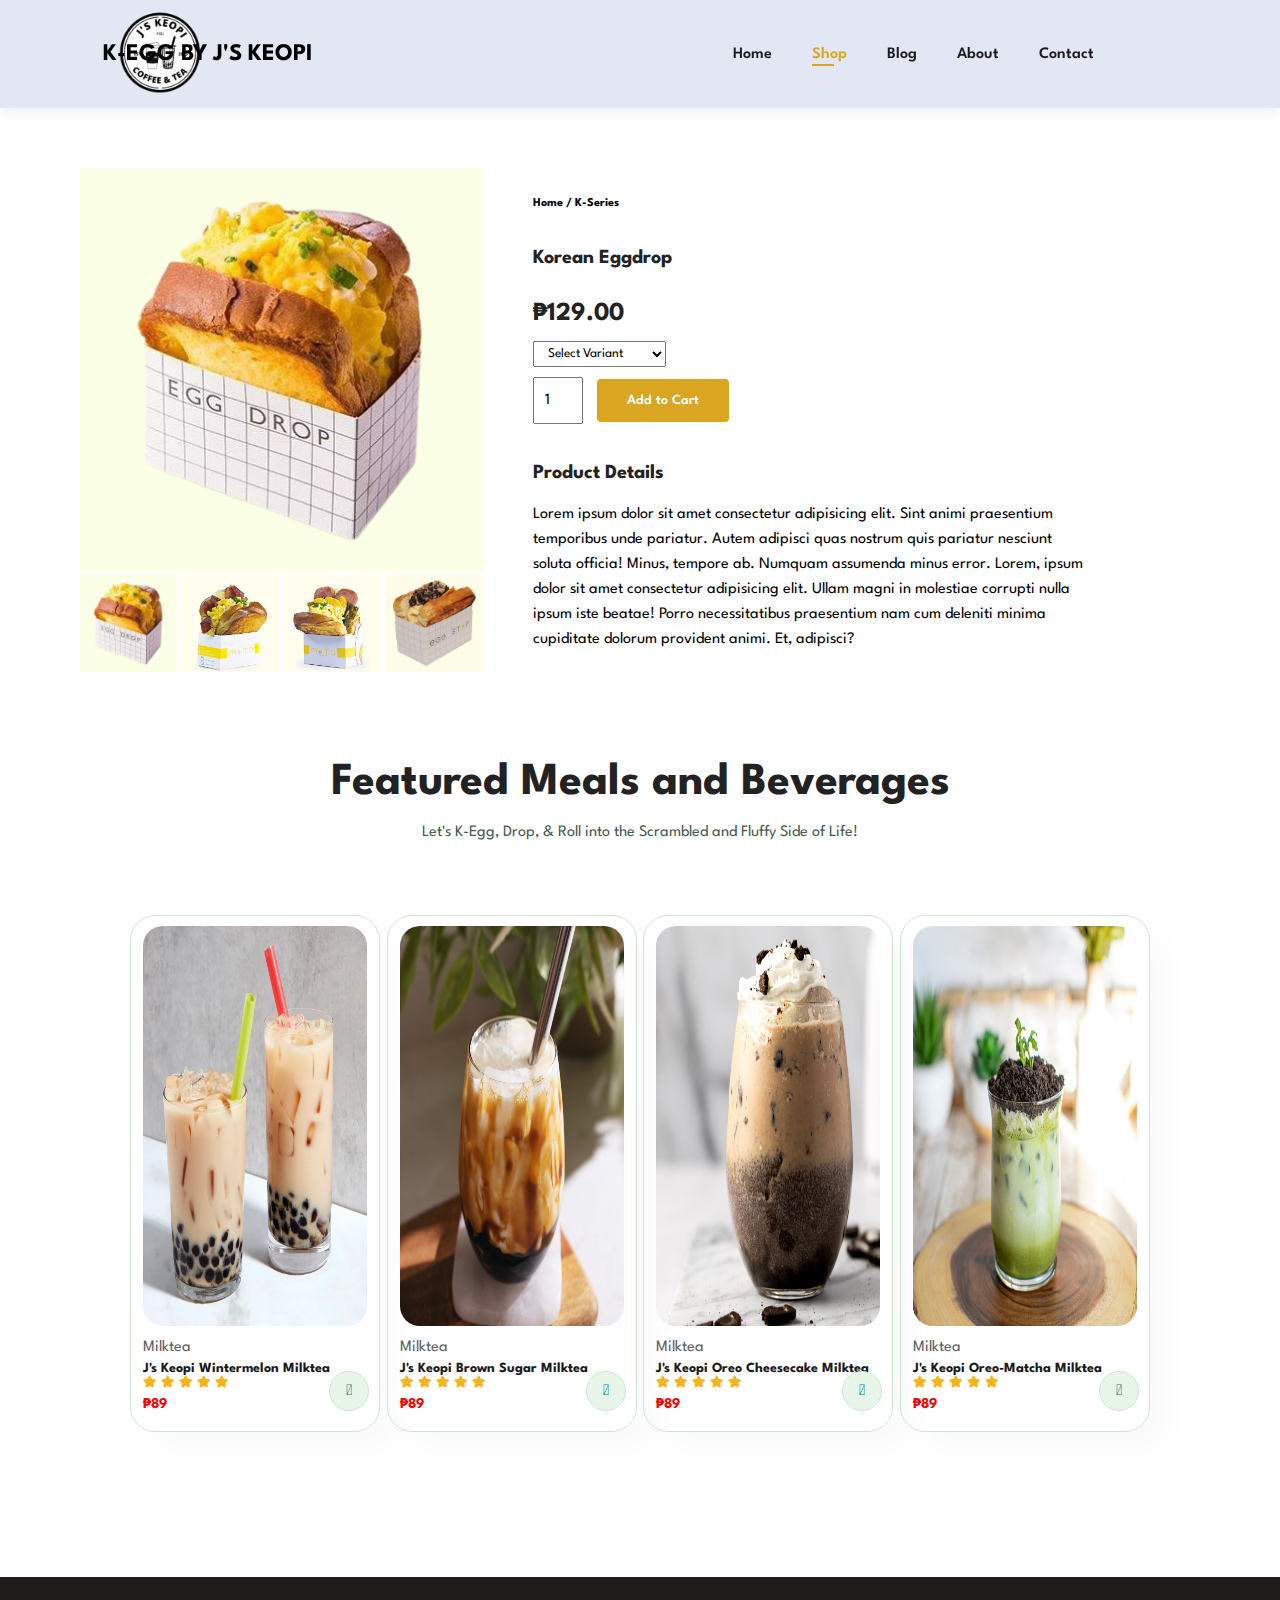
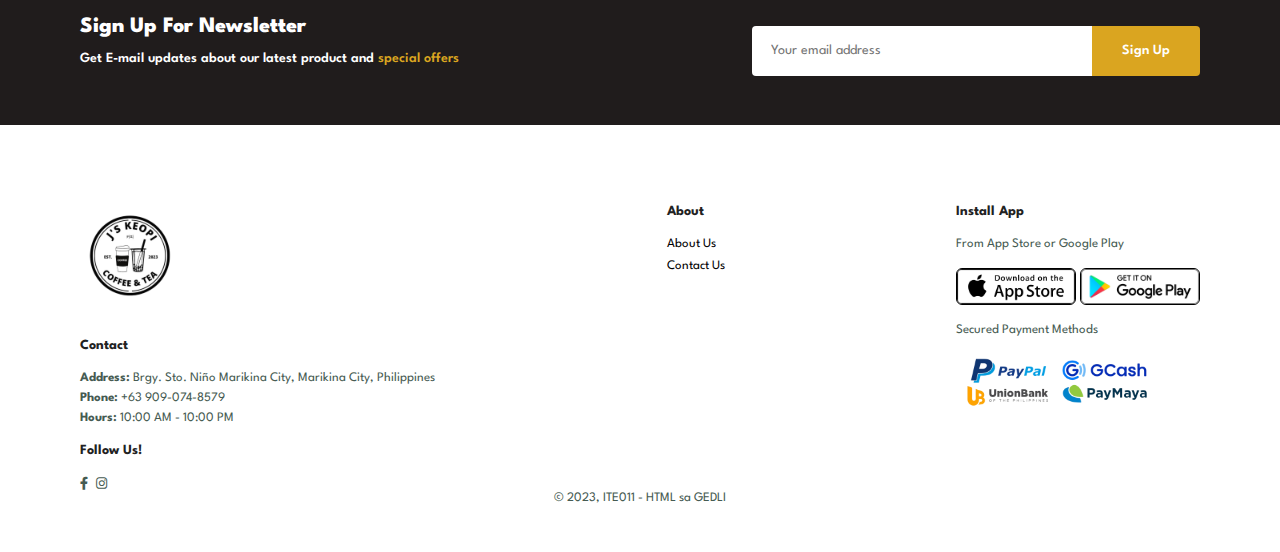
<file: sproduct.html>
<!DOCTYPE html>
<html lang="en">

    <head>
        <meta charset="UTF-8">
        <meta http-equiv="X-UA-Compatible" content="IE=edge">
        <meta name="viewport" content="width=device-width, initial-scale=1.0">
        <title>J's Keopi</title>
        <link rel="stylesheet" href="https://pro.fontawesome.com/releases/v5.10.0/css/all.css" />
        <link rel="icon" type="icon" href="media/J'sKeopi2.png">
        <link rel="stylesheet" href="webstyle.css">
    </head>

    <body>

        <section id="header">
            <a href="#"><img src="media/J'sKeopi2.png" width="100" height="100" class="logo" alt=""></a>
            <a href="#" class="brand">K-Egg by J's Keopi</a>
            <div>
                <ul id="navbar">
                    <li><a href="index.html">Home</a></li>
                    <li><a class="active" href="shop.html">Shop</a></li>
                    <li><a href="blog.html">Blog</a></li>
                    <li><a href="about.html">About</a></li>
                    <li><a href="contact.html">Contact</a></li>
                    <li id="lg-bag"><a href="cart.html"><i class="far fa-shopping-bag"></i></a></li>
                    <a href="#" id="close"><i class="far fa-times"></i></a>
                </ul>
            </div>
            <div id="mobile">
                <a href="cart.html"><i class="far fa-shopping-bag"></i></a>
                <i id="bar" class="fas fa-outdent"></i>
            </div>
        </section>

        <section id="prodetails" class="section-p1">
            <div class="single-pro-image">
                <img src="media/clased.png" width="100%" id="MainImg" alt="">

                <div class="small-img-group">
                    <div class="small-img-col">
                        <img src="media/clased.png" width="100%" class="small-img" alt="">
                    </div>
                    <div class="small-img-col">
                        <img src="media/baconeg.jpg" width="100%" class="small-img" alt="">
                    </div>
                    <div class="small-img-col">
                        <img src="media/spamed.webp" width="100%" class="small-img" alt="">
                    </div>
                    <div class="small-img-col">
                        <img src="media/buled.png" width="100%" class="small-img" alt="">
                    </div>
                </div>
            </div>

            <div class="single-pro-details">
                <h6>Home / K-Series</h6>
                <h4>Korean Eggdrop</h4>
                <h2>₱129.00</h2>
                <select>
                    <option>Select Variant</option>
                    <option>Classic Eggdrop</option>
                    <option>Bacon Eggdrop</option>
                    <option>Spam Eggdrop</option>
                    <option>Bulgogi Eggdrop</option>
                </select>
                <input type="number" value="1">
                <button class="normal">Add to Cart</button>
                <h4>Product Details</h4>
                <span>Lorem ipsum dolor sit amet consectetur adipisicing elit. Sint animi praesentium temporibus unde pariatur. Autem adipisci quas nostrum quis pariatur nesciunt soluta officia! Minus, tempore ab. Numquam assumenda minus error. Lorem, ipsum dolor sit amet consectetur adipisicing elit. Ullam magni in molestiae corrupti nulla ipsum iste beatae! Porro necessitatibus praesentium nam cum deleniti minima cupiditate dolorum provident animi. Et, adipisci?</span>
            </div>
        </section>

        <section id="product1" class="section-p1">
            <h2>Featured Meals and Beverages</h2>
            <p>Let's K-Egg, Drop, & Roll into the Scrambled and Fluffy Side of Life!</p>
            <div class="pro-container">
                <div class="pro">
                    <img src="media/milktea2.jpg" alt="">
                    <div class="des">
                        <span>Milktea</span>
                        <h5>J's Keopi Wintermelon Milktea</h5>
                        <div class="star">
                            <i class="fas fa-star"></i>
                            <i class="fas fa-star"></i>
                            <i class="fas fa-star"></i>
                            <i class="fas fa-star"></i>
                            <i class="fas fa-star"></i>
                        </div>
                        <h4>₱89</h4>
                    </div>
                    <a href="#"><i class="fal fa-shopping-cart cart"></i></a>
                </div>
                <div class="pro">
                    <img src="media/bsugar.jpg" alt="">
                    <div class="des">
                        <span>Milktea</span>
                        <h5>J's Keopi Brown Sugar Milktea</h5>
                        <div class="star">
                            <i class="fas fa-star"></i>
                            <i class="fas fa-star"></i>
                            <i class="fas fa-star"></i>
                            <i class="fas fa-star"></i>
                            <i class="fas fa-star"></i>
                        </div>
                        <h4>₱89</h4>
                    </div>
                    <a href="#"><i class="fal fa-shopping-cart cart"></i></a>
                </div>
                <div class="pro">
                    <img src="media/oreo-mt.jpg" alt="">
                    <div class="des">
                        <span>Milktea</span>
                        <h5>J's Keopi Oreo Cheesecake Milktea</h5>
                        <div class="star">
                            <i class="fas fa-star"></i>
                            <i class="fas fa-star"></i>
                            <i class="fas fa-star"></i>
                            <i class="fas fa-star"></i>
                            <i class="fas fa-star"></i>
                        </div>
                        <h4>₱89</h4>
                    </div>
                    <a href="#"><i class="fal fa-shopping-cart cart"></i></a>
                </div>
                <div class="pro">
                    <img src="media/oreo-matcha.jpg" alt="">
                    <div class="des">
                        <span>Milktea</span>
                        <h5>J's Keopi Oreo-Matcha Milktea</h5>
                        <div class="star">
                            <i class="fas fa-star"></i>
                            <i class="fas fa-star"></i>
                            <i class="fas fa-star"></i>
                            <i class="fas fa-star"></i>
                            <i class="fas fa-star"></i>
                        </div>
                        <h4>₱89</h4>
                    </div>
                    <a href="#"><i class="fal fa-shopping-cart cart"></i></a>
                </div>
                
            </div>
        </section>

        <section id="newsletter" class="section-p1 section-m1">
            <div class="newstext">
                <h4>Sign Up For Newsletter</h4>
                <p>Get E-mail updates about our latest product and <span>special offers</span></p>
            </div>
            <div class="form">
                <input type="text" placeholder="Your email address">
                <button class="normal">Sign Up</button>
            </div>
        </section>

        <footer class="section-p1">
            <div class="column">
                <img class="logo" src="media/J'sKeopi2.png" width="100px" height="100px" alt="">
                <h4>Contact</h4>
                <p><b>Address:</b> Brgy. Sto. Niño Marikina City, Marikina City, Philippines</p>
                <p><b>Phone:</b> +63 909-074-8579</p>
                <p><b>Hours:</b> 10:00 AM - 10:00 PM</p>
                <div class="follow">
                    <h4>Follow Us!</h4>
                    <div class="icon">
                        <a href="https://www.facebook.com/profile.php?id=100093037268180"><i class="fab fa-facebook-f"></i></a>
                        <a href="https://www.instagram.com/keggsandwich/"><i class="fab fa-instagram"></i></a>
                    </div>
                </div>
            </div>

            <div class="col">
                <h4>About</h4>
                <a href="about.html">About Us</a>
                <a href="contact.html">Contact Us</a>
            </div>

            <div class="col install">
                <h4>Install App</h4>
                <p>From App Store or Google Play</p>
                <div class="row">
                    <img src="media/app store.png" width="120px">
                    <img src="media/gplay.png" width="120px">
                </div>
                <p>Secured Payment Methods</p>
                <img src="media/payment.webp" width="200px">
            </div>

            <div class="copyright">
                <p>© 2023, ITE011 - HTML sa GEDLI</p>
            </div>
        </footer>

        <script>
            var MainImg = document.getElementById("MainImg");
            var smallimg = document.getElementsByClassName("small-img");

            smallimg[0].onclick = function(){
                MainImg.src = smallimg[0].src;
            }
            smallimg[1].onclick = function(){
                MainImg.src = smallimg[1].src;
            }
            smallimg[2].onclick = function(){
                MainImg.src = smallimg[2].src;
            }
            smallimg[3].onclick = function(){
                MainImg.src = smallimg[3].src;
            }
        </script>

        <script src="webscript.js"></script>
    </body>

</html>
</file>
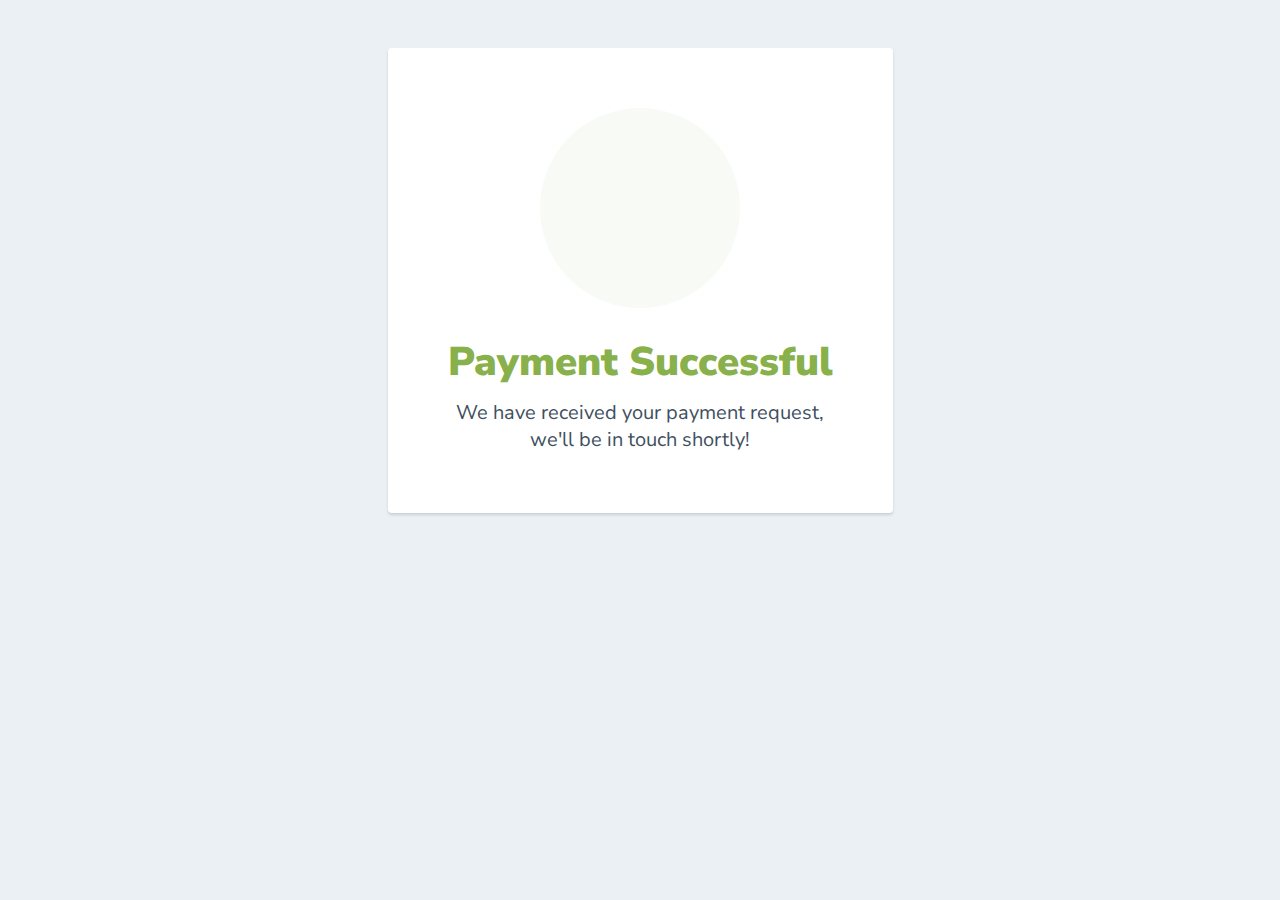
<file: success.html>
<html>
    <head>
        <link href="https://fonts.googleapis.com/css?family=Nunito+Sans:400,400i,700,900&display=swap" rel="stylesheet">
        <link rel="icon" type="icon" href="media/J'sKeopi2.png">
    </head>
    
    <style>
        body{
            text-align: center;
            padding: 40px 0;
            background-color: #EBF0F5;
        }

        h1{
            color: #88B04B;
            font-family: "Nunito Sans","Helvetica Neue", sans-serif;
            font-weight: 900;
            font-size: 40px;
            margin-bottom: 10px;
        }

        p{
            color: #404f5e;
            font-family: "Nunito Sans", "Helvetica Neue", sans-serif;
            font-size: 20px;
            margin: 0;
        }

        i{
            color: #9ABC66;
            font-size: 100px;
            line-height: 200px;
            margin-left: 15px;
        }

        .card{
            background-color: white;
            padding: 60px;
            border-radius: 4px;
            box-shadow: 0 2px 3px #C8D0D8;
            display: inline-block;
            margin: 0 auto;
        }
    </style>
    <body>
        <div class="card">
            <div style="border-radius:200px; height:200px; width:200px; background: #F8FAF5; margin:0 auto;"><i class="fa fa-check" aria-hidden="true"></i></div>
            <h1>Payment Successful</h1>
            <p>We have received your payment request,<br>we'll be in touch shortly!</p>
        </div>
    </body>
</html>
</file>
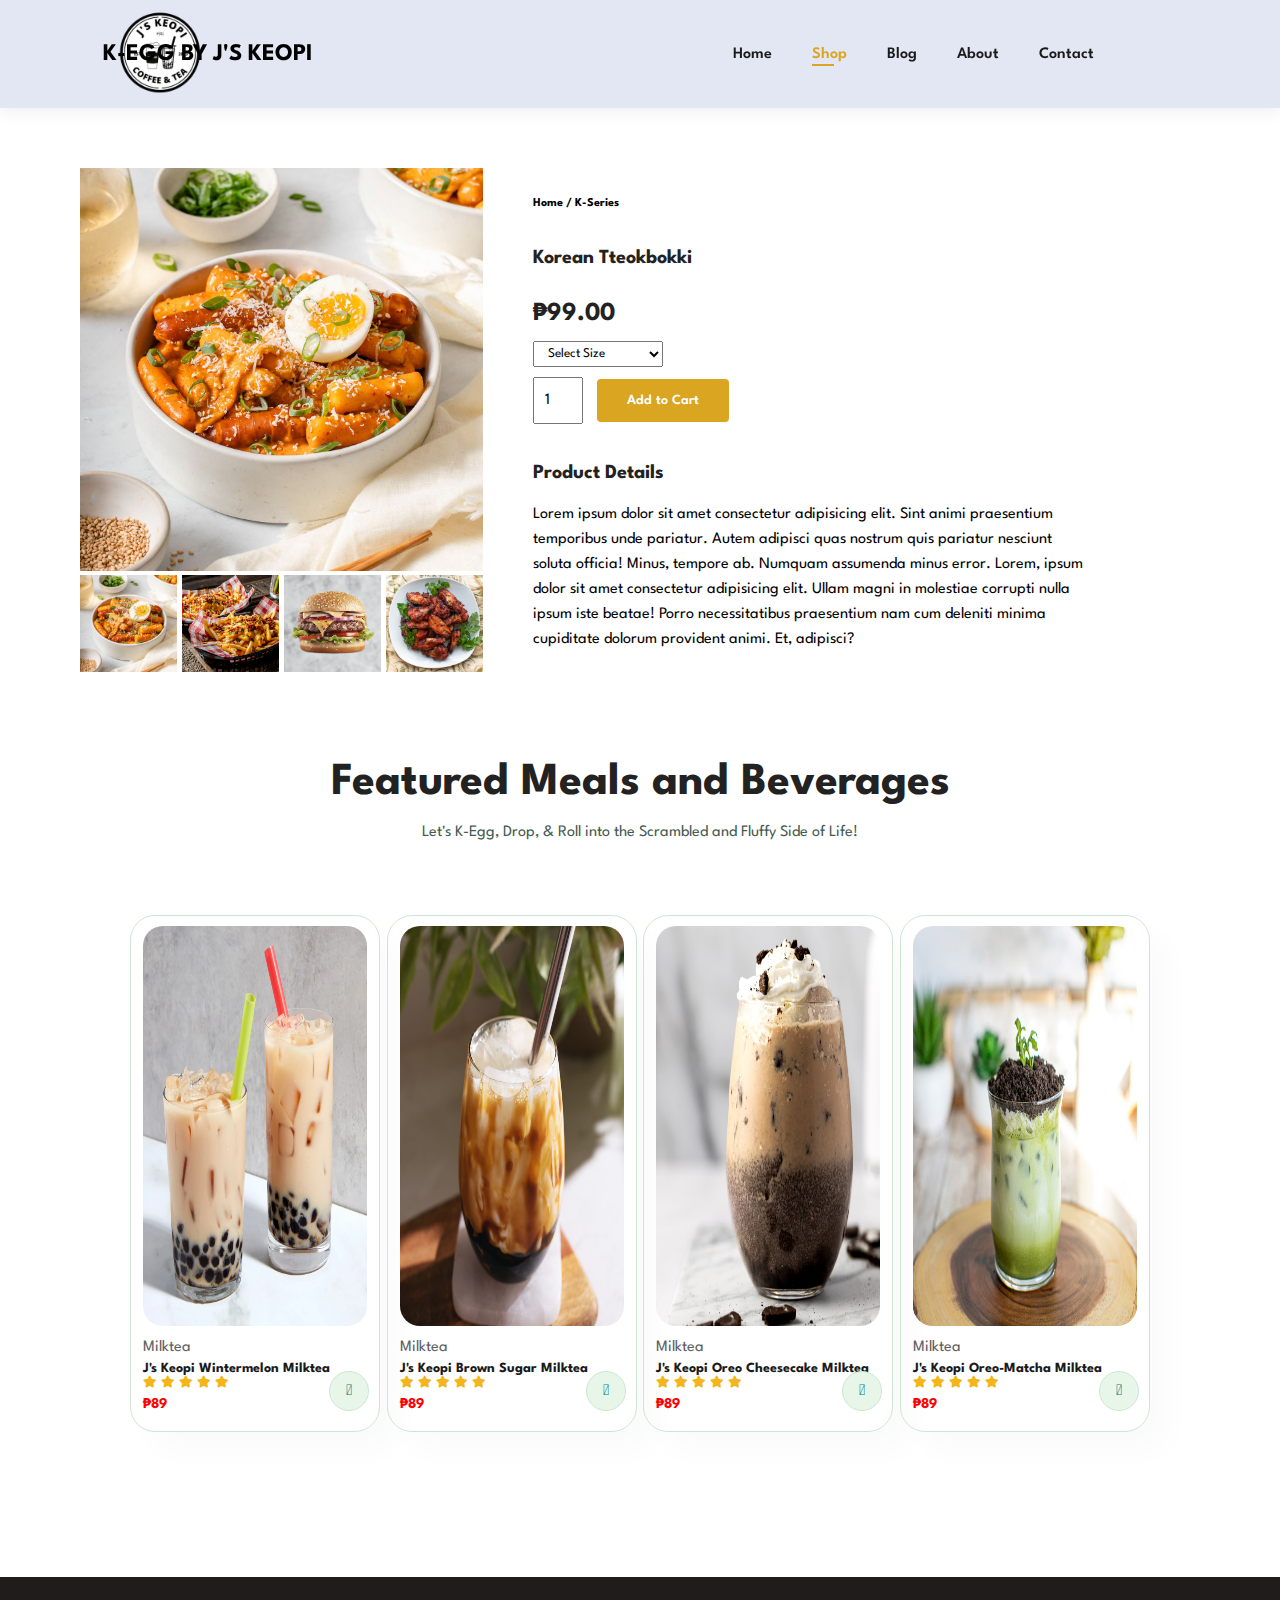
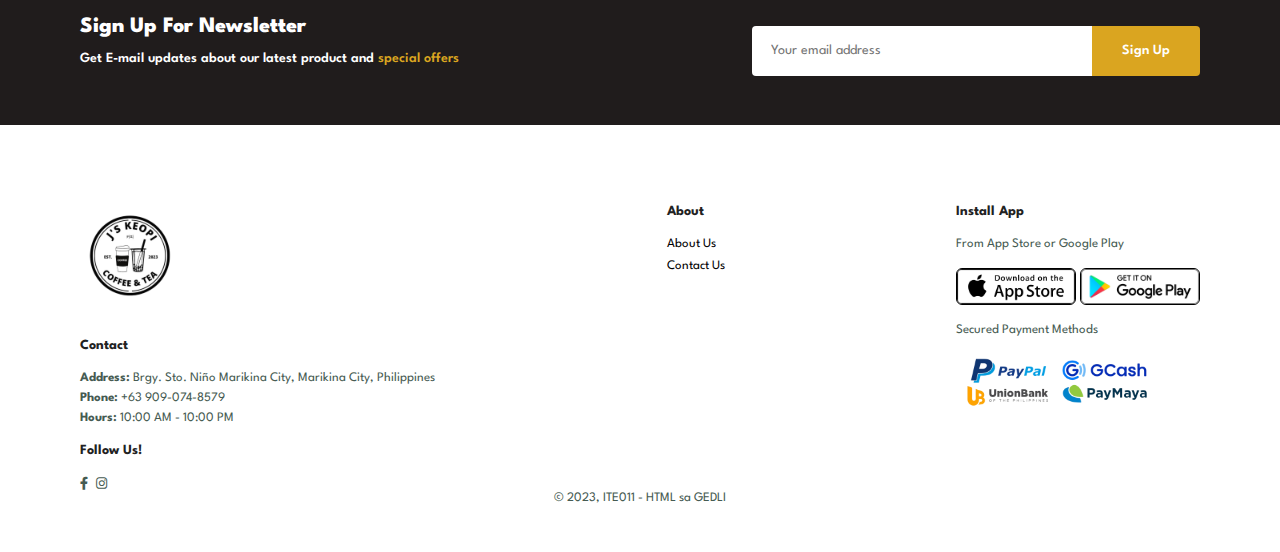
<file: tteokbokki.html>
<!DOCTYPE html>
<html lang="en">

    <head>
        <meta charset="UTF-8">
        <meta http-equiv="X-UA-Compatible" content="IE=edge">
        <meta name="viewport" content="width=device-width, initial-scale=1.0">
        <title>J's Keopi</title>
        <link rel="stylesheet" href="https://pro.fontawesome.com/releases/v5.10.0/css/all.css" />
        <link rel="icon" type="icon" href="media/J'sKeopi2.png">
        <link rel="stylesheet" href="webstyle.css">
    </head>

    <body>

        <section id="header">
            <a href="#"><img src="media/J'sKeopi2.png" width="100" height="100" class="logo" alt=""></a>
            <a href="#" class="brand">K-Egg by J's Keopi</a>
            <div>
                <ul id="navbar">
                    <li><a href="index.html">Home</a></li>
                    <li><a class="active" href="shop.html">Shop</a></li>
                    <li><a href="blog.html">Blog</a></li>
                    <li><a href="about.html">About</a></li>
                    <li><a href="contact.html">Contact</a></li>
                    <li id="lg-bag"><a href="cart.html"><i class="far fa-shopping-bag"></i></a></li>
                    <a href="#" id="close"><i class="far fa-times"></i></a>
                </ul>
            </div>
            <div id="mobile">
                <a href="cart.html"><i class="far fa-shopping-bag"></i></a>
                <i id="bar" class="fas fa-outdent"></i>
            </div>
        </section>

        <section id="prodetails" class="section-p1">
            <div class="single-pro-image">
                <img src="media/tteokbokki.jpg" width="100%" id="MainImg" alt="">

                <div class="small-img-group">
                    <div class="small-img-col">
                        <img src="media/tteokbokki.jpg" width="100%" class="small-img" alt="">
                    </div>
                    <div class="small-img-col">
                        <img src="media/fries.jpg" width="100%" class="small-img" alt="">
                    </div>
                    <div class="small-img-col">
                        <img src="media/burger.png" width="100%" class="small-img" alt="">
                    </div>
                    <div class="small-img-col">
                        <img src="media/wings.jpg" width="100%" class="small-img" alt="">
                    </div>
                </div>
            </div>

            <div class="single-pro-details">
                <h6>Home / K-Series</h6>
                <h4>Korean Tteokbokki</h4>
                <h2>₱99.00</h2>
                <select>
                    <option>Select Size</option>
                    <option>Small</option>
                    <option>Medium</option>
                    <option>Large</option>
                    <option>Overload (Fries)</option>
                </select>
                <input type="number" value="1">
                <button class="normal">Add to Cart</button>
                <h4>Product Details</h4>
                <span>Lorem ipsum dolor sit amet consectetur adipisicing elit. Sint animi praesentium temporibus unde pariatur. Autem adipisci quas nostrum quis pariatur nesciunt soluta officia! Minus, tempore ab. Numquam assumenda minus error. Lorem, ipsum dolor sit amet consectetur adipisicing elit. Ullam magni in molestiae corrupti nulla ipsum iste beatae! Porro necessitatibus praesentium nam cum deleniti minima cupiditate dolorum provident animi. Et, adipisci?</span>
            </div>
        </section>

        <section id="product1" class="section-p1">
            <h2>Featured Meals and Beverages</h2>
            <p>Let's K-Egg, Drop, & Roll into the Scrambled and Fluffy Side of Life!</p>
            <div class="pro-container">
                <div class="pro">
                    <img src="media/milktea2.jpg" alt="">
                    <div class="des">
                        <span>Milktea</span>
                        <h5>J's Keopi Wintermelon Milktea</h5>
                        <div class="star">
                            <i class="fas fa-star"></i>
                            <i class="fas fa-star"></i>
                            <i class="fas fa-star"></i>
                            <i class="fas fa-star"></i>
                            <i class="fas fa-star"></i>
                        </div>
                        <h4>₱89</h4>
                    </div>
                    <a href="#"><i class="fal fa-shopping-cart cart"></i></a>
                </div>
                <div class="pro">
                    <img src="media/bsugar.jpg" alt="">
                    <div class="des">
                        <span>Milktea</span>
                        <h5>J's Keopi Brown Sugar Milktea</h5>
                        <div class="star">
                            <i class="fas fa-star"></i>
                            <i class="fas fa-star"></i>
                            <i class="fas fa-star"></i>
                            <i class="fas fa-star"></i>
                            <i class="fas fa-star"></i>
                        </div>
                        <h4>₱89</h4>
                    </div>
                    <a href="#"><i class="fal fa-shopping-cart cart"></i></a>
                </div>
                <div class="pro">
                    <img src="media/oreo-mt.jpg" alt="">
                    <div class="des">
                        <span>Milktea</span>
                        <h5>J's Keopi Oreo Cheesecake Milktea</h5>
                        <div class="star">
                            <i class="fas fa-star"></i>
                            <i class="fas fa-star"></i>
                            <i class="fas fa-star"></i>
                            <i class="fas fa-star"></i>
                            <i class="fas fa-star"></i>
                        </div>
                        <h4>₱89</h4>
                    </div>
                    <a href="#"><i class="fal fa-shopping-cart cart"></i></a>
                </div>
                <div class="pro">
                    <img src="media/oreo-matcha.jpg" alt="">
                    <div class="des">
                        <span>Milktea</span>
                        <h5>J's Keopi Oreo-Matcha Milktea</h5>
                        <div class="star">
                            <i class="fas fa-star"></i>
                            <i class="fas fa-star"></i>
                            <i class="fas fa-star"></i>
                            <i class="fas fa-star"></i>
                            <i class="fas fa-star"></i>
                        </div>
                        <h4>₱89</h4>
                    </div>
                    <a href="#"><i class="fal fa-shopping-cart cart"></i></a>
                </div>
                
            </div>
        </section>

        <section id="newsletter" class="section-p1 section-m1">
            <div class="newstext">
                <h4>Sign Up For Newsletter</h4>
                <p>Get E-mail updates about our latest product and <span>special offers</span></p>
            </div>
            <div class="form">
                <input type="text" placeholder="Your email address">
                <button class="normal">Sign Up</button>
            </div>
        </section>

        <footer class="section-p1">
            <div class="column">
                <img class="logo" src="media/J'sKeopi2.png" width="100px" height="100px" alt="">
                <h4>Contact</h4>
                <p><b>Address:</b> Brgy. Sto. Niño Marikina City, Marikina City, Philippines</p>
                <p><b>Phone:</b> +63 909-074-8579</p>
                <p><b>Hours:</b> 10:00 AM - 10:00 PM</p>
                <div class="follow">
                    <h4>Follow Us!</h4>
                    <div class="icon">
                        <a href="https://www.facebook.com/profile.php?id=100093037268180"><i class="fab fa-facebook-f"></i></a>
                        <a href="https://www.instagram.com/keggsandwich/"><i class="fab fa-instagram"></i></a>
                    </div>
                </div>
            </div>

            <div class="col">
                <h4>About</h4>
                <a href="about.html">About Us</a>
                <a href="contact.html">Contact Us</a>
            </div>

            <div class="col install">
                <h4>Install App</h4>
                <p>From App Store or Google Play</p>
                <div class="row">
                    <img src="media/app store.png" width="120px">
                    <img src="media/gplay.png" width="120px">
                </div>
                <p>Secured Payment Methods</p>
                <img src="media/payment.webp" width="200px">
            </div>

            <div class="copyright">
                <p>© 2023, ITE011 - HTML sa GEDLI</p>
            </div>
        </footer>

        <script>
            var MainImg = document.getElementById("MainImg");
            var smallimg = document.getElementsByClassName("small-img");

            smallimg[0].onclick = function(){
                MainImg.src = smallimg[0].src;
            }
            smallimg[1].onclick = function(){
                MainImg.src = smallimg[1].src;
            }
            smallimg[2].onclick = function(){
                MainImg.src = smallimg[2].src;
            }
            smallimg[3].onclick = function(){
                MainImg.src = smallimg[3].src;
            }
        </script>

        <script src="webscript.js"></script>
    </body>

</html>
</file>
<file: webstyle.css>
@import url('https://fonts.googleapis.com/css2?family=Spartan:wght@100;200;300;400;500;600;700;800;900&display=swap');
*{
    margin: 0;
    padding: 0;
    box-sizing: border-box;
    font-family: 'Spartan', sans-serif;
}

h1{
    font-size: 50px;
    line-height: 64px;
    color: #222;
}

h2{
    font-size: 46px;
    line-height: 54px;
    color: #222;
}

h4{
    font-size: 20px;
    color: #222;
}

h6{
    font-weight: 700;
    font-size: 12px;
}

p{
    font-size: 16px;
    color: #465b52;
    margin: 15px 0 20px 0;
}

.section-p1{
    padding: 40px 80px;
}

.section-m1{
    margin: 40px 0;
}

button.normal{
    font-size: 14px;
    font-weight: 600;
    padding: 15px 30px;
    color: black;
    background-color: white;
    border-radius: 4px;
    cursor: pointer;
    border: none;
    outline: none;
    transition: 0.2s;
}

button.white{
    font-size: 13px;
    font-weight: 600;
    padding: 11px 18px;
    color: #fff;
    background-color: transparent;
    cursor: pointer;
    border: 1px solid #fff;
    outline: none;
    transition: 0.2s;
}

body{
    width: 100%;
}


/* Header Start */

#header{
    display: flex;
    align-items: center;
    justify-content: space-between;
    padding: 2px 110px;
    background: #e3e6f3;
    box-shadow: 0 5px 15px rgba(0,0,0,0.06);
    z-index: 999;
    position: sticky;
    top: 0;
    left: 0;
}

.brand{
    color: #000;
    font-size: 1.5em;
    font-weight: 700;
    text-transform: uppercase;
    text-decoration: none;
    margin-left: -48%;
}

#navbar{
    display: flex;
    align-items: center;
    justify-content: center;
}

#navbar li{
    list-style: none;
    padding: 0 20px;
    position: relative;
}

#navbar li a{
    text-decoration: none;
    font-size: 16px;
    font-weight: 600;
    color: #1a1a1a;
    transition: 0.3s ease;
}

#navbar li a:hover,
#navbar li a.active{
    color: goldenrod;
}

#navbar li a.active::after,
#navbar li a:hover::after{
    content: "";
    width: 30%;
    height: 2px;
    background: goldenrod;
    position: absolute;
    bottom: -4px;
    left: 20px;
}

#mobile{
    display: none;
    align-items: center;
}

#close{
    display: none;
}

/* Home Page */

#hero{
    background-image: url("media/keggedit.jpg");
    height: 90vh;
    width: 100%;
    background-size: cover;
    background-position: top 25% right 0;
    padding: 0 80px;
    display: flex;
    flex-direction: column;
    align-items: flex-start;
    justify-content: center;
}

#hero h4{
    padding-bottom: 15px;
}

#hero h1{
    color: gold;
}

#hero button{
    background-image: url("media/gold.webp");
    background-color: transparent;
    color: black;
    border: 0;
    padding: 14px 80px 14px 65px;
    background-repeat: no-repeat;
    cursor: pointer;
    font-weight: 700;
    font-size: 15px;
}

#feature{
    display: flex;
    align-items: center;
    justify-content: space-evenly;
    flex-wrap: wrap;
}

#feature .fe-box{
    width: 180px;
    text-align: center;
    padding: 25px 10px;
    box-shadow: 20px 20px 34px rgba(0,0,0,0.03);
    border: 1px solid #cce7d0;
    border-radius: 4px;
    margin: 150px 0;
}

#feature .fe-box:hover{
    box-shadow: 10px 10px 54px rgba(70, 62, 221, 0.1);
}
#feature .fe-box img{
    width: 100%;
    margin-bottom: 5px;
}

#feature .fe-box h6{
    display: -moz-inline-grid;
    padding: 9px 8px 6px 8x;
    line-height: 2;
    border-radius: 4px;
    color: black;
    background-color: goldenrod;
}

#feature .fe-box:nth-child(2) h6{
    background-color: aquamarine;
}

#feature .fe-box:nth-child(3) h6{
    background-color: beige;
}

#feature .fe-box:nth-child(4) h6{
    background-color: burlywood;
}

#feature .fe-box:nth-child(5) h6{
    background-color: darkkhaki;
}

#feature .fe-box:nth-child(6) h6{
    background-color: darksalmon;
}

#product1{
    text-align: center;
}

#product1 .pro-container{
    margin: 50px;
    display: flex;
    justify-content: space-between;
    padding-top: 10px;
    flex-wrap: wrap;
    column-gap:inherit;
}

#product1 .pro{
    width: 23%;
    min-width: 250px;
    padding: 10px 12px;
    border: 1px solid#cce7d0;
    border-radius: 25px;
    cursor: pointer;
    box-shadow: 20px 20px 30px rgba(0,0,0,0.02);
    margin: 15px 0;
    transition: 0.2s ease;
    position: relative;
}

#product1 .pro:hover{
    box-shadow: 20px 20px 30px rgba(0,0,0,0.06);
}

#product1 .pro img{
    width: 100%;
    height: 400px;
    border-radius: 20px;
}

#product1 .pro .des{
    text-align: start;
    padding: 10px 0;
}

#product1 .pro .des span{
    color: #606063;
}

#product1 .pro .des h5{
    padding-top: 7px;
    color: #1a1a1a;
    font-size: 14px;
}

#product1 .pro .des i{
    font-size: 12px;
    color: rgb(243, 181, 25);
}

#product1 .pro .des h4{
    padding-top: 7px;
    font-size: 15px;
    font-weight: 700;
    color: #ff0000;
}

#product1 .pro .cart{
    width: 40px;
    height: 40px;
    line-height: 40px;
    border-radius: 50px;
    background-color: #e8f6ea;
    font-weight: 500;
    color: #088178;
    border: 1px solid #cce7d0;
    position: absolute;
    bottom: 20px;
    right: 10px;
}

#banner{
    display: flex;
    flex-direction: column;
    justify-content: center;
    align-items: center;
    text-align: center;
    background-image: url(media/banner.jpg);
    width: 100%;
    height: 40vh;
    background-size: cover;
    background-position: center;
}

#banner h4{
    color: white;
    font-size: 20px;
}

#banner h2{
    color: #fff;
    font-size: 30px;
    padding: 10px 0;
}

#banner h2 span{
    color: red;
}

#banner button:hover{
    background: goldenrod;
    color: #fff;
}

#sm-banner{
    display: flex;
    justify-content: space-between;
    flex-wrap: wrap;
}

#sm-banner .banner-box{
    display: flex;
    flex-direction: column;
    justify-content: center;
    align-items: flex-start;
    background-image: url(media/combo1.jpg);
    min-width: 850px;
    height: 50vh;
    background-size: cover;
    background-position: center;
    padding: 30px;
}

#sm-banner .banner-box2{
    background-image: url(media/combo2.jpg);
}

#sm-banner h4{
    color: #fff;
    font-size: 20px;
    font-weight: 300;
}

#sm-banner h2{
    color: #fff;
    font-size: 28px;
    font-weight: 800;
}

#sm-banner span{
    color: #fff;
    font-size: 14px;
    font-weight: 500;
    padding-bottom: 15px;
}

#sm-banner .banner-box:hover button{
    background: goldenrod;
    border: 1px solid gold;
}

#banner3{
    display: flex;
    justify-content: space-between;
    flex-wrap: wrap;
    padding: 0 80px;
}

#banner3 .banner-box{
    display: flex;
    flex-direction: column;
    justify-content: center;
    align-items: flex-start;
    background-image: url(media/banner1.jpg);
    min-width: 30%;
    height: 30vh;
    background-size: cover;
    background-position: center;
    padding: 20px;
    margin-bottom: 40px;
}

#banner3 .banner-box2{
    background-image: url(media/lux.jpg);
}

#banner3 .banner-box3{
    background-image: url(media/banner2.jpg);
}

#banner3 h2{
    color: burlywood;
    font-weight: 900;
    font-size: 25px;
}

#banner3 h3{
    color: #fff;
    font-weight: 900;
    font-size: 20px;
}

#newsletter{
    display: flex;
    justify-content: space-between;
    flex-wrap: wrap;
    align-items: center;
    background-repeat: no-repeat;
    background-position: 20% 30%;
    background-color: rgb(32, 28, 28);
}

#newsletter h4{
    font-size: 22px;
    font-weight: 800;
    color: #fff;
}

#newsletter p{
    font-size: 14px;
    font-weight: 600;
    color: #fff;
}

#newsletter p span{
    color: goldenrod;
}

#newsletter .form{
    display: flex;
    width: 40%;
}

#newsletter input{
    height: 3.125rem;
    padding: 0 1.25em;
    font-size: 14px;
    width: 100%;
    border: 1px solid transparent;
    border-radius: 4px;
    outline: none;
    border-top-right-radius: 0;
    border-bottom-right-radius: 0;
}

#newsletter button{
    background-color: goldenrod;
    color: #fff;
    white-space: nowrap;
    border-top-left-radius: 0;
    border-bottom-left-radius: 0;

}

footer{
    display: flex;
    flex-wrap: wrap;
    justify-content: space-between;
}

footer .col{
    display: flex;
    flex-direction: column;
    align-items: flex-start;
    margin-bottom: 20px;
}

footer .logo{
    margin-bottom: 30px;
}

footer h4{
    font-size: 14px;
    padding-bottom: 20px;
}

footer p{
    font-size: 13px;
    margin: 0 0 8px 0;
}

footer a{
    font-size: 13px;
    text-decoration: none;
    color: #222;
    margin-bottom: 10px;
}

footer .follow{
    margin-top: 20px;
}

footer .follow i{
    color: #465b52;
    padding-right: 4px;
    cursor: pointer;
}

footer .install .row img{
    border: 1px solid #000;
    border-radius: 6px;
}

footer .install img{
    margin: 10px 0 15px 0;
}

footer .follow i:hover,
footer a:hover{
    color: #088178;
}

footer .copyright{
    width: 100%;
    text-align: center;
}
/* Shop Page */
#page-header{
    background-image: url(media/homebanner.jpg);
    width: 100%;
    height: 40vh;
    background-size: cover;
    display: flex;
    justify-content: center;
    text-align: center;
    flex-direction: column;
    padding: 14px;
}

#page-header h2,
#page-header p{
    color: #fff
}

#pagination{
    text-align: center;
}

#pagination a{
    text-decoration: none;
    background-color: goldenrod;
    padding: 15px 20px;
    border-radius: 4px;
    color: #fff;
    font-weight: 600;
}

#pagination a i{
    font-size: 16px;
    font-weight: 600;
}


/* Single Product */
#prodetails{
    display: flex;
    margin-top: 20px;
}

#prodetails .single-pro-details{
    width: 50%;
    padding-top: 30px;
}

#prodetails .single-pro-details h4{
    padding: 40px 0 20px 0;
}

#prodetails .single-pro-details h2{
    font-size: 26px;
}

#prodetails .single-pro-details select{
    display: block;
    padding: 5px 10px;
    margin-bottom: 10px;
}

#prodetails .single-pro-details input{
    width: 50px;
    height: 47px;
    padding-left: 10px;
    font-size: 16px;
    margin-right: 10px;
}

#prodetails .single-pro-details button{
    background-color: goldenrod;
    color: #fff;
}

#prodetails .single-pro-details input:focus{
    outline: none;
}

#prodetails .single-pro-details span{
    line-height: 25px;
}

#prodetails .single-pro-image{
    width: 36%;
    margin-right: 50px;
}

.small-img-group{
    display: flex;
    justify-content: space-between;
}

.small-img-col{
    flex-basis: 24%;
    cursor: pointer;
}

/* Blog Page */
#pageheader{
    background-image: url(media/rmore.jpg);
    width: 100%;
    height: 40vh;
    background-size: cover;
    display: flex;
    justify-content: center;
    text-align: center;
    flex-direction: column;
    padding: 14px;
}

#pageheader h2,
#pageheader p{
    color: #fff
}

#blog{
    padding: 150px 150px 0 150px;
}

#blog .blog-box{
    display: flex;
    align-items: center;
    width: 100%;
    position: relative;
    padding-bottom: 90px;
}

#blog .blog-img{
    width: 50%;
    margin-right: 40px;
}

#blog img{
    width: 100%;
    height: 300px;
    object-fit: cover;
}

#blog .blog-details{
    width: 50%;
}

#blog .blog-details a{
    text-decoration: none;
    font-size: 11px;
    color: #000;
    font-weight: 700;
    position: relative;
    transition: 0.3s ease;
}

#blog .blog-details a::after{
    content: "";
    width: 50px;
    height: 1px;
    background-color: #000;
    position: absolute;
    top: 4px;
    right: -60px;
}

#blog .blog-details a:hover{
    color: goldenrod;
}

#blog .blog-details a:hover::after{
    background-color: goldenrod;
    transition: 0.3s ease;
}

#blog .blog-box h1{
    position: absolute;
    top: -40px;
    left: 0;
    font-size: 70px;
    font-weight: 700;
    color: #c9cbce;
    z-index: -9;
}
/* About Page */
#pageheaders{
    background-image: url(media/ab-banner.avif);
    width: 100%;
    height: 40vh;
    background-size: cover;
    display: flex;
    justify-content: center;
    text-align: center;
    flex-direction: column;
    padding: 14px;
}

#pageheaders h2,
#pageheaders p{
    color: #fff;
}

#about-head{
    display: flex;
    align-items: center;
}

#about-head img{
    width: 45%;
    height: auto;
    border: 1px solid #000;
    border-radius: 20px;
}

#about-head div{
    padding-left: 40px;
}

#about-app{
    text-align: center;
}

#about-app .video{
    width: 70%;
    height: 100%;
    margin: 30px auto 0 auto;
}

#about-app .video video{
    width: 100%;
    height: 100%;
    border-radius: 20px;
}

/* Contact Page */
#pageheaderz{
    background-image: url(media/contactus.jpg);
    width: 100%;
    height: 40vh;
    background-size: cover;
    display: flex;
    justify-content: center;
    text-align: center;
    flex-direction: column;
    padding: 14px;
}

#pageheaderz h2,
#pageheaderz p{
    color: #fff;
}

#contact-details{
    display: flex;
    align-items: center;
    justify-content: space-between;
}

#contact-details .details{
    width: 40%;
}

#contact-details .details span,
#form-details form span{
    font-size: 12px;
}

#contact-details .details h2,
#form-details form h2{
    font-size: 30px;
    line-height: 35px;
    padding: 20px 0;
}

#contact-details .details h3{
    font-size: 16px;
    padding-bottom: 15px;
}

#contact-details .details li{
    list-style: none;
    display: flex;
    padding: 10px 0;
}

#contact-details .details li i{
    font-size: 14px;
    padding-right: 22px;
}

#contact-details .details li p{
    margin: 0;
    font-size: 14px;
}

#contact-details .map{
    width: 55%;
    height: 400px;    
}

#contact-details .map iframe{
    width: 100%;
    height: 100%;
}

#form-details{
    display: flex;
    justify-content: space-between;
    margin: 30px;
    padding: 80px;
    border: 1px solid #e1e1e1;
}

#form-details form{
    width: 65%;
    display: flex;
    flex-direction: column;
    align-items: flex-start;
}

#form-details form input,
#form-details form textarea{
    width: 100%;
    padding: 12px 15px;
    outline: none;
    margin-bottom: 20px;
    border: 1px solid #e1e1e1;
}

#form-details form button{
    background-color: goldenrod;
    color: #fff;
}

#form-details .people div{
    padding-bottom: 25px;
    display: flex;
    align-items: flex-start;
}

#form-details .people div img{
    width: 65px;
    height: 65px;
    object-fit: cover;
    margin-right: 15px;
}

#form-details .people div p{
    margin: 0;
    font-size: 13px;
    line-height: 35px;
}

#form-details .people div span{
    display: block;
    font-size: 16px;
    font-weight: 600;
    color: #000;
}

/* Cart Page */
#cart{
    overflow: auto;
}

#cart table{
    width: 100%;
    border-collapse: collapse;
    table-layout: fixed;
    white-space: nowrap;
}

#cart table img{
    width: 70px;
}

#cart table td:nth-child(1){
    width: 100px;
    text-align: center;
}

#cart table td:nth-child(2){
    width: 150px;
    text-align: center;
}

#cart table td:nth-child(3){
    width: 250px;
    text-align: center;
}

#cart table td:nth-child(4),
#cart table td:nth-child(5),
#cart table td:nth-child(6){
    width: 150px;
    text-align: center;
}

#cart table td:nth-child(5) input{
    width: 70px;
    padding: 10px 5px 10px 15px;
}

#cart table thead{
    border: 1px solid #e2e9e1;
    border-left: none;
    border-right: none;
}

#cart table thead td{
    font-weight: 700;
    text-transform: uppercase;
    font-size: 13px;
    padding: 18px 0;
}

#cart table tbody tr td{
    padding-top: 15px;
}

#cart table tbody td{
    font-size: 13px;
}

#cart-add{
    display: flex;
    flex-wrap: wrap;
    justify-content: space-between;
}

#coupon{
    width: 50%;
    margin-bottom: 30px;
}

#coupon h3,
#subtotal h3{
    padding-bottom: 15px;
}

#coupon input{
    padding: 10px 20px;
    outline: none;
    width: 60%;
    margin-right: 10px;
    border: 1px solid #e2e9e1;
}

#coupon button,
#subtotal button{
    background-color: goldenrod;
    color: #fff;
    padding: 9px 20px;
}

#subtotal{
    width: 50%;
    margin-bottom: 30px;
    border: 1px solid #e2e9e1;
    padding: 30px;
}

#subtotal table{
    border-collapse: collapse;
    width: 100%;
    margin-bottom: 20px;
}

#subtotal table td{
    width: 50%;
    border: 1px solid #e2e9e1;
    padding: 10px;
    font-size: 13px;
}

#subtotal .payment{
    outline: none;
}

a:-webkit-any-link {
    color:#000;
    cursor: pointer;
    text-decoration: none;
}


/* Start Media Query */

/* iPad */

@media (max-width: 799px){

    .brand {
        margin-left: -17%;
        position: sticky;
    }

    #header {
        padding: 2px 40px;
    }

    .section-p1 {
        padding: 40px 40px;
    }
    #navbar{
        display: flex;
        flex-direction: column;
        align-items: flex-start;
        justify-content: flex-start;
        position: fixed;
        top: 0;
        right: -300px;
        height: 100vh;
        width: 300px;
        background-color: #e3e6f3;
        box-shadow: 0 40px 60px rgba(0,0,0,0.01);
        padding: 80px 0 0 10px;
        transition: 0.3s;
    }

    #navbar.active{
        right: 0px;
    }
    #navbar li{
        margin-bottom: 25px;
    }

    #mobile {
        display: flex;
        align-items: center;
    }

    #mobile i{
        color: #1a1a1a;
        font-size: 24px;
        padding-left: 20px;
    }

    #close{
        display: initial;
        position: absolute;
        top: 30px;
        left: 30px;
        color: #222;
        font-size: 24px;
    }

    #lg-bag{
        display: none;
    }

    #hero {
        height: 70vh;
        padding: 0 80px;
        background-position: 57%;
    }

    #feature {
        justify-content: center;
    }

    #feature .fe-box {
        margin: 15px 15px;
    }

    #product1 .pro-container{
        justify-content: center;
    }

    #product1 .pro{
        margin: 15px;
    }

    #product1 .pro img {
        width: 100%;
        height: 200px;
        border-radius: 20px;
    }

    #banner{
        height: 26vh;
    }

    #sm-banner .banner-box{
        min-width: 100%;
        height: 30vh;
    }

    #sm-banner .banner-box2{
        margin-top: 40px;
    }

    #banner3{
        padding: 0 40px;
    }

    #banner3 .banner-box {       
        min-width: 10%;
        width: 20vh;
        height: 20vh;
    }

    #newsletter .form{
        width: 68%;
    }

    /* Contact Page */

    #form-details{
        padding: 40px;
    }

    #form-details form{
        width: 50%;
    }

    #cart{
        width: 100%;
    }
}

/* Cellphone */

@media (max-width: 477px){
    .brand {
        font-size: 20px;
        font-weight: 600;
        margin-left: 1%;
        position: sticky;
    }

    .section-p1{
        padding: 20px;
    }

    #header{
        padding: 10px 15px
    }

    h1{
        font-size: 38px;
    }

    h2{
        font-size: 32px;
    }

    #hero{
        padding: 0 20px;
        background-position: 50%;
    }

    #feature{
        justify-content: space-between;
    }
    
    #feature .fe-box{
        width: 155px;
        margin: 0 0 15px 0;
    }

    #product1 .pro{
        width: 100%;
    }

    #banner{
        height: 40vh;
    }

    #sm-banner .banner-box{
        height: 40vh;
    }

    #sm-banner .banner-box2{
        margin-top: 20px;
    }

    #banner3{
        padding: 0 20px;
    }

    #banner3 .banner-box{
        width: 100%;
    }

    #newsletter{
        padding: 40px 20px;
    }

    #newsletter .form{
        width: 100%;
    }
    
    footer .copyright{
        text-align: start;
    }

    /* Single Product */
    #prodetails{
        display: flex;
        flex-direction: column;
    }

    #prodetails .single-pro-image{
        width: 100%;
        margin-right: 0px;
    }

    #prodetails .single-pro-details{
        width: 100%;
    }

    /* Blog Page */
    #blog{
        padding: 100px 20px 0 20px;
    }

    #blog .blog-box{
        display: flex;
        flex-direction: column;
        align-items: flex-start;
    }

    #blog .blog-img{
        width: 100%;
        margin-right: 0px;
        margin-bottom: 30px;
    }

    #blog .blog-details{
        width: 100%;
    }

    /* About Page */

    #about-head{
        flex-direction: column;
    }

    #about-head img{
        width: 100%;
        margin-bottom: 20px;
    }

    #about-head div{
        padding-left: 0px;
    }

    #about-app .video{
        width: 100%;
    }

    /* Contact Page */

    #contact-details{
        flex-direction: column;
    }

    #contact-details .details{
        width: 100%;
        margin-bottom: 30px;
    }

    #contact-details .map{
        width: 100%;
    }

    #form-details{
        margin: 10px;
        padding: 30px 10px;
        flex-wrap: wrap;
    }

    #form-details form{
        width: 100%;
        margin-bottom: 30px;
    }

    /* Cart Page */
    
    #cart-add{
        flex-direction: column;
    }

    #coupon{
        width: 100%;
    }

    #subtotal{
        width: 100%;
        padding: 20px;
    }
}
</file>
<file: style.css>
@import url('https://fonts.googleapis.com/css2?family=Poppins:wght@100;300;400;500;600&display=swap');

*{
    font-family: 'Poppins', sans-serif;
    margin: 0; padding: 0;
    box-sizing: border-box;
    outline: none; border: none;
    text-transform: capitalize;
    transition: all .2s linear;
}

.container{
    display: flex;
    justify-content: center;
    align-items: center;
    padding: 25px;
    min-height: 100vh;
    background: linear-gradient(90deg, #2ecc71 70%, #27ae60 40.1%);
    padding-bottom: 70px;
}

.container form{
    padding: 20px;
    width: 700px;
    background: #fff;
    box-shadow: 0 5px 10px rgba(0,0,0,.1);
}

.container form .rowP{
    display: flex;
    flex-wrap: wrap;
    gap: 15px;
}

.container form .row .col{
    flex: 1 1 250px;
}

.container form .row .col .title{
    font-size: 20px;
    color: #333;
    padding-bottom: 5px;
    text-transform: uppercase;
}

.container form .row .col .inputBox{
    margin: 15px 0;
}

.container form .row .col .inputBox span{
    margin-bottom: 10px;
    display: block;
}

.container form .row .col .inputBox input{
    width: 100%;
    border: 1px solid #ccc;
    padding: 10px 15px;
    font-size: 15px;
    text-transform: none;
}

.container form .row .col .inputBox input:focus{
    border: 1px solid #000;
}

.container form .row .col .flex{
    display: flex;
    gap: 15px;
}

.container form .row .col .flex .inputBox{
    margin-top: 5px;
}

.container form .row .col .inputBox img{
    height: 90px;
    margin-top: 5px;
    filter: drop-shadow(0 0 1px #000);
}

.container form .submit-btn{
    width: 100%;
    padding: 12px;
    font-size: 17px;
    background: #27ae60;
    color: #fff;
    margin-top: 5px;
    cursor: pointer;
}

.container form .submit-btn:hover{
    background: #2ecc71;
}

a:-webkit-any-link {
    color: #000;
    cursor: pointer;
    text-decoration: none;
}
</file>
